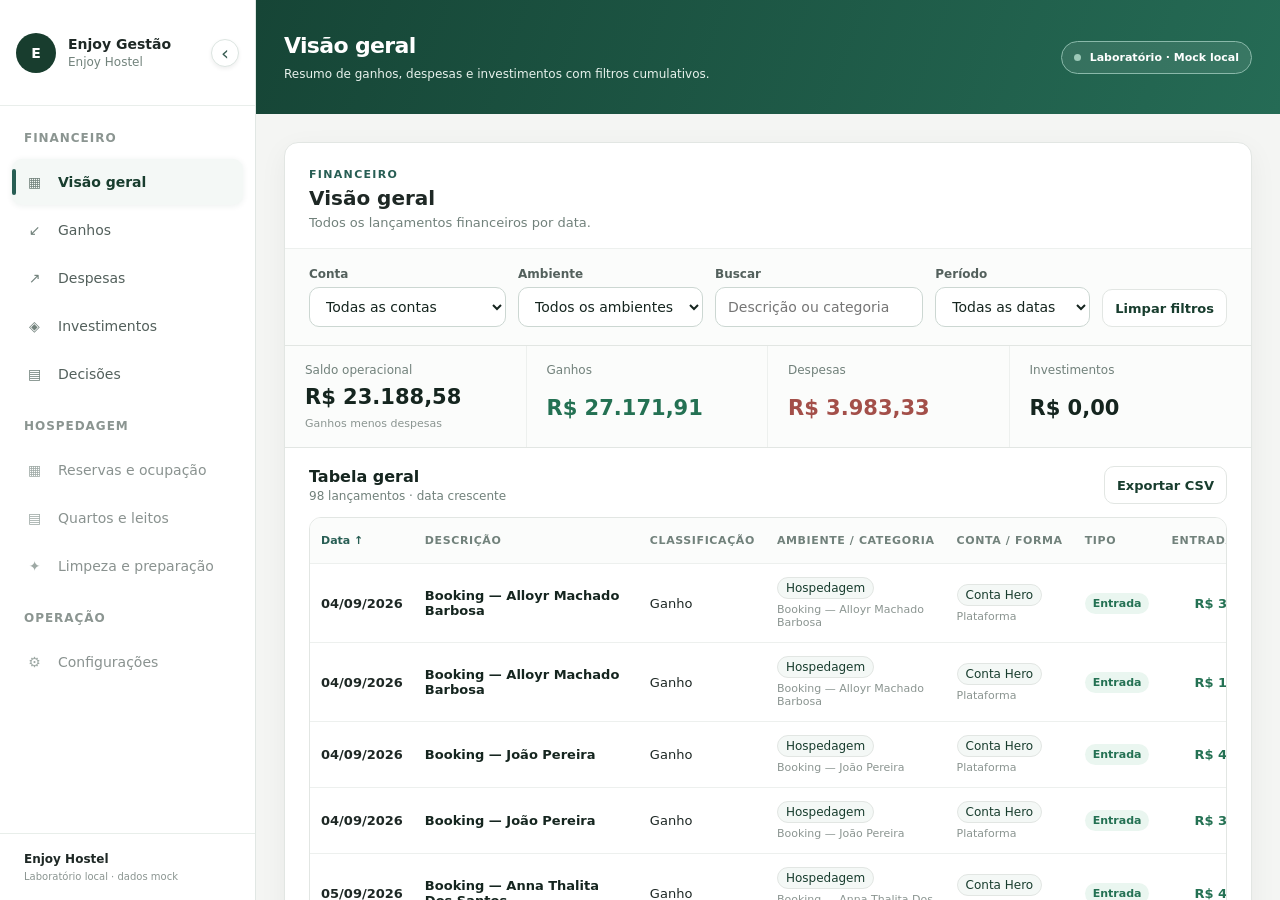
<file: index.html>
<!doctype html>
<html lang="pt-BR">
<head>
  <meta charset="utf-8">
  <meta name="viewport" content="width=device-width, initial-scale=1">
  <title>Enjoy Gestão · Laboratório Financeiro</title>
  <link rel="stylesheet" href="styles/variables.css">
  <link rel="stylesheet" href="styles/shell.css">
  <link rel="stylesheet" href="styles/frame.css">
</head>
<body>
  <aside class="sidebar" id="sidebar">
    <div class="brand"><span class="avatar">E</span><div class="brand-text"><strong>Enjoy Gestão</strong><small>Enjoy Hostel</small></div><button id="collapse" aria-label="Recolher ou expandir menu" title="Recolher ou expandir menu">‹</button></div>
    <div class="nav-scroll"><p class="section-label">Financeiro</p>
      <nav aria-label="Menu financeiro">
        <button class="nav-item active" data-page="overview"><span class="symbol">▦</span><span class="nav-label">Visão geral</span></button>
        <button class="nav-item" data-page="gains"><span class="symbol">↙</span><span class="nav-label">Ganhos</span></button>
        <button class="nav-item" data-page="expenses"><span class="symbol">↗</span><span class="nav-label">Despesas</span></button>
        <button class="nav-item" data-page="investments"><span class="symbol">◈</span><span class="nav-label">Investimentos</span></button>
        <button class="nav-item" data-page="decisions"><span class="symbol">▤</span><span class="nav-label">Decisões</span></button>
      </nav>
      <p class="section-label secondary-heading">Hospedagem</p><div class="inactive"><span>▦</span><span class="nav-label">Reservas e ocupação</span></div><div class="inactive"><span>▤</span><span class="nav-label">Quartos e leitos</span></div><div class="inactive"><span>✦</span><span class="nav-label">Limpeza e preparação</span></div>
      <p class="section-label secondary-heading">Operação</p><div class="inactive"><span>⚙</span><span class="nav-label">Configurações</span></div>
    </div>
    <div class="sidebar-bottom"><strong class="nav-label">Enjoy Hostel</strong><small class="nav-label">Laboratório local · dados mock</small></div>
  </aside>
  <div class="workspace">
    <header class="topbar"><button id="mobile-menu" aria-label="Abrir menu">☰</button><div><h1 id="page-title">Visão geral</h1><p id="page-description">Resumo de ganhos, despesas e investimentos com filtros cumulativos.</p></div><div class="status"><span class="dot"></span> Laboratório · Mock local</div></header>
    <main class="content"><iframe id="module-frame" title="Módulo financeiro" src="modulos/visao-geral/index.html" loading="eager"></iframe></main>
  </div>
  <div class="toast" id="toast" role="status" aria-live="polite"></div>
  <script src="mock/mock.js"></script>
  <script>
  (() => {
    const pages = {
      overview: ['Visão geral', 'Resumo de ganhos, despesas e investimentos com filtros cumulativos.', 'visao-geral'],
      gains: ['Ganhos', 'Consulte as entradas registradas e recebimentos de reservas.', 'ganhos'],
      expenses: ['Despesas', 'Controle custos e despesas na tabela geral.', 'despesas'],
      investments: ['Investimentos', 'Acompanhe investimentos sem misturar com o saldo operacional.', 'investimentos'],
      decisions: ['Decisões', 'Registro das definições dos quatro módulos financeiros.', 'decisoes']
    };
    const frame = document.getElementById('module-frame');
    const sidebar = document.getElementById('sidebar');
    function open(page) {
      if (!pages[page]) page='overview';
      const [title, description, folder] = pages[page];
      document.getElementById('page-title').textContent = title;
      document.getElementById('page-description').textContent = description;
      document.title = title + ' · Enjoy Gestão Financeiro';
      document.querySelectorAll('[data-page]').forEach(b => {
        const active=b.dataset.page===page;
        b.classList.toggle('active',active);
        b.setAttribute('aria-current',active?'page':'false');
      });
      const url = 'modulos/'+folder+'/index.html';
      if (frame.getAttribute('src')!==url) frame.src=url;
      frame.title='Financeiro · '+title;
      sidebar.classList.remove('mobile-open');
      if (location.hash !== '#'+page) history.replaceState(null,'','#'+page);
    }
    document.querySelectorAll('[data-page]').forEach(button => button.addEventListener('click', () => open(button.dataset.page)));
    document.getElementById('collapse').addEventListener('click', () => {
      const collapsed=sidebar.classList.toggle('collapsed');
      document.getElementById('collapse').textContent=collapsed?'›':'‹';
      document.getElementById('collapse').setAttribute('aria-expanded',String(!collapsed));
    });
    document.getElementById('mobile-menu').addEventListener('click',()=>sidebar.classList.toggle('mobile-open'));
    window.addEventListener('hashchange',()=>open(location.hash.slice(1)));
    open(location.hash.slice(1)||'overview');
  })();
  </script>
</body></html>
</file>
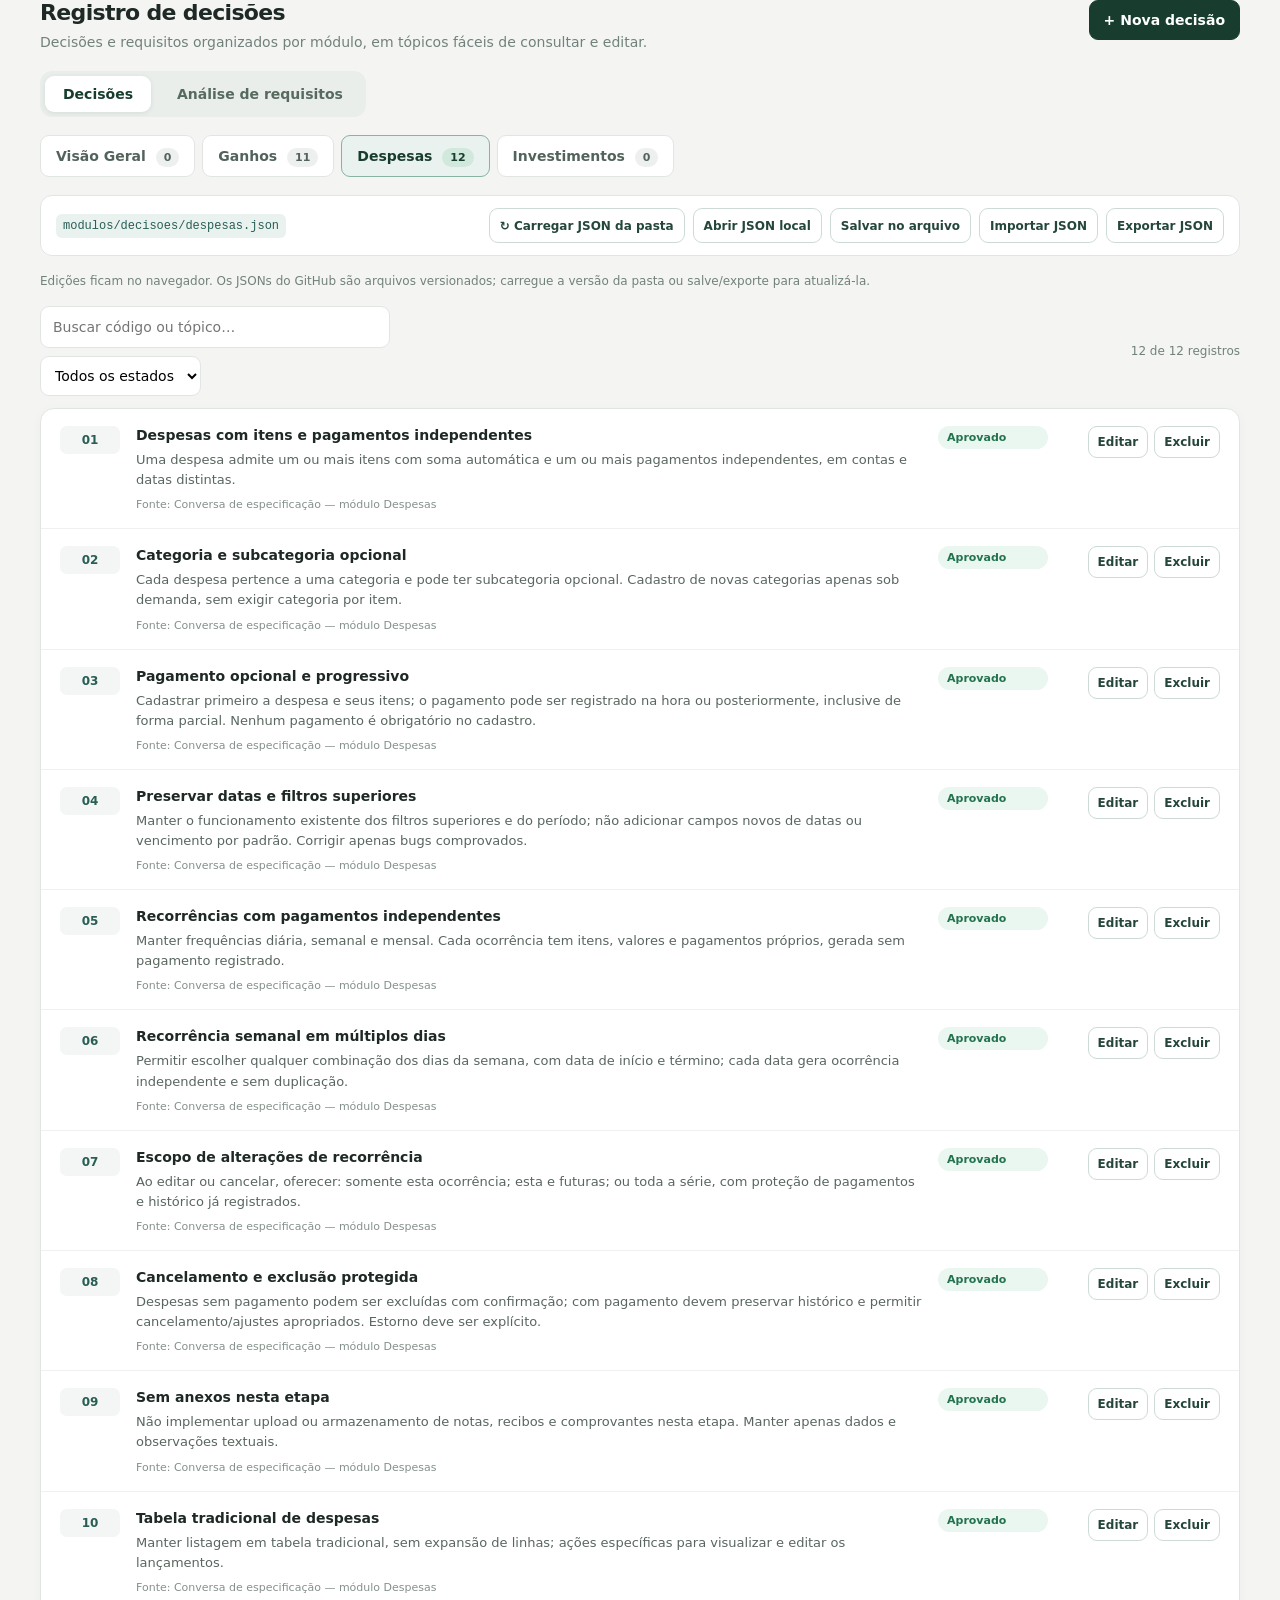
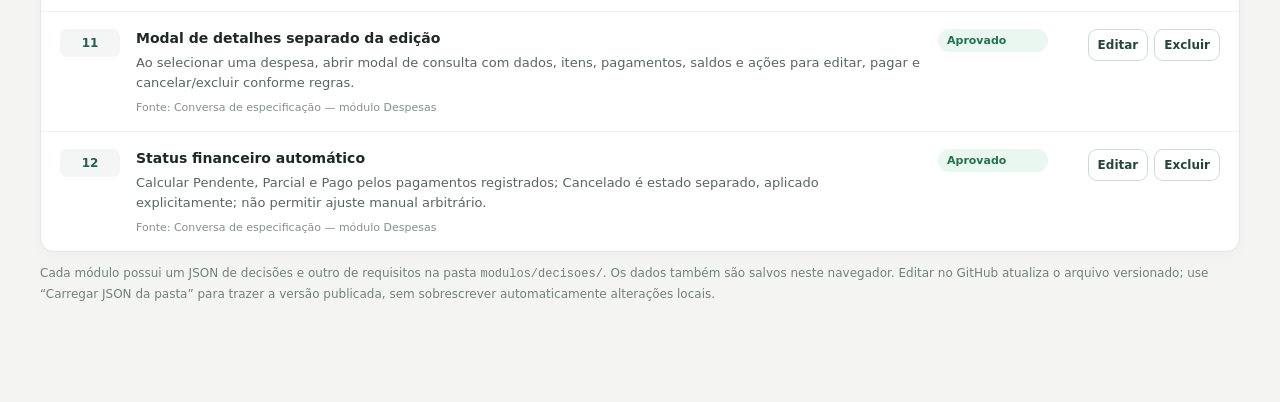
<file: modulos/decisoes/index.html>
<!doctype html>
<html lang="pt-BR"><head><meta charset="utf-8"><meta name="viewport" content="width=device-width,initial-scale=1">
<title>Decisões · Enjoy Financeiro</title>
<style>
:root{--green:#183d2e;--green2:#285e54;--mint:#eaf2ef;--bg:#f4f5f3;--border:#e2e6e3;--text:#1e2825;--muted:#71817b;font-family:Inter,system-ui,-apple-system,sans-serif;color:var(--text)}*{box-sizing:border-box}body{margin:0;background:var(--bg);padding:0 0 55px;font-size:14px}button,input,textarea,select{font:inherit}button{cursor:pointer}button:disabled{opacity:.5;cursor:not-allowed}.wrap{max-width:1200px;margin:auto}.intro{display:flex;align-items:start;justify-content:space-between;gap:16px;margin-bottom:18px;flex-wrap:wrap}.intro h2{margin:0 0 7px;font-size:22px;letter-spacing:-.03em}.intro p{margin:0;color:var(--muted);line-height:1.5}.actions{display:flex;gap:8px;flex-wrap:wrap}.btn{border:1px solid #cedbd5;background:white;border-radius:9px;padding:10px 14px;font-weight:650;min-height:40px;color:#25463b}.btn.primary{background:var(--green);color:white;border-color:var(--green)}.btn:hover{filter:brightness(.97)}.tabs{display:flex;gap:7px;flex-wrap:wrap;margin:18px 0}.tab{background:white;border:1px solid var(--border);color:#52635c;border-radius:9px;padding:12px 15px;font-weight:650}.tab.active{background:var(--mint);color:var(--green);border-color:#88b2a1}.count{font-size:11px;background:#edf0ee;border-radius:99px;padding:3px 8px;margin-left:5px}.tab.active .count{background:#d1e8dd}.toolbar{display:flex;align-items:center;gap:10px;justify-content:space-between;flex-wrap:wrap;margin-bottom:12px}.search{border:1px solid var(--border);border-radius:9px;min-height:42px;padding:8px 12px;width:min(100%,350px);background:white}.sub{font-size:12px;color:var(--muted)}.panel{border:1px solid var(--border);border-radius:14px;background:white;overflow:hidden;box-shadow:0 3px 13px #172b1d08}.row{display:grid;grid-template-columns:60px 1fr 110px 156px;gap:16px;padding:17px 19px;align-items:start;border-bottom:1px solid #eef1ef}.row:last-child{border-bottom:0}.code{border-radius:7px;background:#f3f6f4;color:var(--green2);font-weight:750;padding:7px;text-align:center;font-size:12px}.record h3{font-size:14px;margin:1px 0 7px}.record p{font-size:13px;line-height:1.55;color:#59665f;margin:0}.meta{font-size:11px;color:#85918b;margin-top:8px}.pill{display:inline-block;border-radius:99px;padding:5px 9px;background:#eaf6f0;color:#23734e;font-size:11px;font-weight:800;white-space:nowrap}.pill.proposed{background:#fff2d9;color:#86620b}.pill.unknown{background:#f1f2f3;color:#6d7377}.buttons{display:flex;gap:6px;flex-wrap:wrap;justify-content:end}.small{padding:7px 9px;min-height:32px;font-size:12px}.empty{text-align:center;padding:55px 20px;color:var(--muted)}.empty strong{display:block;font-size:16px;color:var(--text);margin-bottom:8px}dialog{border:0;border-radius:14px;width:min(640px,calc(100vw - 24px));box-shadow:0 28px 80px #0004;padding:0;max-height:92vh}dialog::backdrop{background:#10201885}.modalhead{padding:20px 22px 12px;border-bottom:1px solid var(--border)}.modalhead h3{margin:0;font-size:19px}.modalbody{padding:20px 22px;display:grid;gap:13px;overflow:auto;max-height:67vh}.field{display:grid;gap:6px}.field label{font-size:12px;font-weight:750;color:#4c5e55}.field input,.field textarea,.field select{width:100%;border:1px solid #cbd6d0;border-radius:9px;padding:10px;background:white;color:var(--text)}.field textarea{resize:vertical;min-height:105px}.modalfoot{padding:15px 22px;display:flex;justify-content:flex-end;gap:8px;border-top:1px solid var(--border)}.notice{margin:12px 0;color:var(--muted);font-size:12px;line-height:1.6}.message{min-height:20px;font-size:12px;color:#236e50}.warning{color:#8b5c12}@media(max-width:750px){.row{grid-template-columns:45px 1fr;gap:8px}.row .pill{justify-self:start}.buttons{justify-content:start}.intro h2{font-size:20px}}

.json-tools{display:flex;gap:8px;align-items:center;flex-wrap:wrap;padding:12px 15px;margin:0 0 16px;background:#fff;border:1px solid var(--border);border-radius:12px}.json-tools .path{font:12px ui-monospace,monospace;color:var(--green2);padding:5px 7px;background:var(--mint);border-radius:6px;margin-right:auto}.json-tools .btn{padding:8px 10px;min-height:35px;font-size:12px}.json-hint{font-size:12px;color:var(--muted);margin:0 0 16px;line-height:1.5}.unsaved{font-size:12px;color:#885f10}

.main-modes{display:flex;gap:8px;margin:14px 0 10px;padding:5px;background:#e9eeeb;border-radius:12px;width:max-content;max-width:100%}
.mode{border:0;background:transparent;color:#566a60;border-radius:9px;padding:10px 18px;font-weight:750}.mode.active{background:white;color:#183d2e;box-shadow:0 1px 5px #16332617}
.json-tools{margin-top:10px}.toolbar-left{display:flex;gap:8px;align-items:center;flex-wrap:wrap}.status-filter{border:1px solid var(--border);padding:10px;border-radius:9px;background:white;max-width:190px}
.req-group{border-bottom:1px solid var(--border)}.req-group:last-child{border-bottom:0}.req-group>summary{list-style:none;display:flex;align-items:center;gap:12px;padding:16px 18px;cursor:pointer;font-weight:750;background:#fcfdfc}.req-group>summary::-webkit-details-marker{display:none}.req-group>summary:after{content:"⌄";margin-left:auto;color:#789184}.req-group[open]>summary:after{content:"⌃"}.req-group>summary small{font-size:11px;color:#87978d;font-weight:550}
.req-item{border-top:1px solid #f0f3f0}.req-item>summary{list-style:none;display:flex;align-items:center;gap:12px;padding:12px 19px;cursor:pointer}.req-item>summary::-webkit-details-marker{display:none}.req-item>summary:hover{background:#f8faf8}.req-item>summary .code{flex:0 0 112px;padding:5px 7px}.req-item>summary .req-title{flex:1;line-height:1.45;font-weight:550;font-size:13px}.req-item>summary .pill{flex:0 0 auto}.req-item>summary:after{content:"+";font-size:17px;color:#789184}.req-item[open]>summary:after{content:"−"}.req-detail{padding:4px 20px 16px 143px;color:#56655e;font-size:13px;line-height:1.6}.req-detail p{margin:0 0 8px}.req-detail .buttons{justify-content:flex-start;margin-top:10px}.pill.derived{background:#e8f0ff;color:#3b61a4}.pill.unknown{background:#f1f2f3;color:#686d72}.pill.proposed{background:#fff2d9;color:#886418}
@media(max-width:750px){.req-detail{padding-left:18px}.req-item>summary{gap:7px;padding:12px}.req-item>summary .code{flex-basis:86px}.req-item>summary .pill{font-size:10px;padding:4px 6px}}
</style></head><body><div class="wrap">
<header class="intro"><div><h2>Registro de decisões</h2><p>Decisões e requisitos organizados por módulo, em tópicos fáceis de consultar e editar.</p></div><div class="actions"><button class="btn primary" id="newBtn">+ Nova decisão</button></div></header>
<nav class="main-modes" aria-label="Tipo de registro"><button class="mode active" id="modeDecisions" type="button">Decisões</button><button class="mode" id="modeRequirements" type="button">Análise de requisitos</button></nav>
<nav class="tabs" id="tabs" aria-label="Módulos financeiros"></nav>
<div class="json-tools"><span class="path" id="jsonPath">modulos/decisoes/despesas.json</span><button class="btn" id="loadFolderBtn">↻ Carregar JSON da pasta</button><button class="btn" id="openFileBtn">Abrir JSON local</button><button class="btn" id="saveFileBtn">Salvar no arquivo</button><button class="btn" id="importBtn">Importar JSON</button><button class="btn" id="exportBtn">Exportar JSON</button></div>
<p class="json-hint" id="jsonHint">Cada aba possui seu próprio JSON versionável na pasta. Alterações são guardadas neste navegador até você salvar no arquivo ou exportar.</p>
<div class="toolbar"><div class="toolbar-left"><input class="search" id="search" type="search" placeholder="Buscar código ou tópico…" aria-label="Buscar registros"><select id="statusFilter" class="status-filter" aria-label="Filtrar por estado"><option value="">Todos os estados</option><option value="DECIDED">Aprovado</option><option value="DERIVED">Derivado</option><option value="PROPOSED">Proposto</option><option value="UNKNOWN">Em aberto</option><option value="SUPERSEDED">Substituído</option></select></div><span class="sub" id="summary"></span></div>
<section class="panel" id="records" aria-live="polite"></section>
<p class="notice">Cada módulo possui um JSON de decisões e outro de requisitos na pasta <code>modulos/decisoes/</code>. Os dados também são salvos neste navegador. Editar no GitHub atualiza o arquivo versionado; use “Carregar JSON da pasta” para trazer a versão publicada, sem sobrescrever automaticamente alterações locais.</p>
<p class="message" id="message" role="status"></p>
<input id="fileInput" type="file" accept=".json,application/json" hidden>
<dialog id="editor"><form id="editorForm"><div class="modalhead"><h3 id="editorTitle">Nova decisão</h3></div><div class="modalbody">
<div class="field"><label for="module">Módulo</label><select id="module" required></select></div>
<div class="field"><label for="code">Código / número</label><input id="code" maxlength="32" placeholder="Ex.: 13" required></div>
<div class="field"><label for="title">Título</label><input id="title" maxlength="200" required></div>
<div class="field"><label for="description">Regra / conteúdo</label><textarea id="description" required></textarea></div>
<div class="field"><label for="status">Estado</label><select id="status"><option value="DECIDED">Aprovado</option><option value="DERIVED">Derivado (a validar)</option><option value="PROPOSED">Proposto</option><option value="UNKNOWN">Em aberto</option><option value="SUPERSEDED">Substituído</option></select></div>
<div class="field"><label for="source">Fonte / evidência</label><input id="source" placeholder="Ex.: decisão em conversa de especificação"></div></div>
<div class="modalfoot"><button class="btn" type="button" id="cancelEdit">Cancelar</button><button class="btn primary" type="submit">Salvar decisão</button></div></form></dialog>
<script>

'use strict';
const SEED={"schemaVersion":1,"app":"enjoy-financeiro-decisoes","exportedAt":null,"modules":{"visao-geral":[],"ganhos":[],"despesas":[{"id":"despesas-01","code":"01","title":"Despesas com itens e pagamentos independentes","description":"Uma despesa admite um ou mais itens com soma automática e um ou mais pagamentos independentes, em contas e datas distintas.","status":"DECIDED","source":"Conversa de especificação — módulo Despesas","updatedAt":null},{"id":"despesas-02","code":"02","title":"Categoria e subcategoria opcional","description":"Cada despesa pertence a uma categoria e pode ter subcategoria opcional. Cadastro de novas categorias apenas sob demanda, sem exigir categoria por item.","status":"DECIDED","source":"Conversa de especificação — módulo Despesas","updatedAt":null},{"id":"despesas-03","code":"03","title":"Pagamento opcional e progressivo","description":"Cadastrar primeiro a despesa e seus itens; o pagamento pode ser registrado na hora ou posteriormente, inclusive de forma parcial. Nenhum pagamento é obrigatório no cadastro.","status":"DECIDED","source":"Conversa de especificação — módulo Despesas","updatedAt":null},{"id":"despesas-04","code":"04","title":"Preservar datas e filtros superiores","description":"Manter o funcionamento existente dos filtros superiores e do período; não adicionar campos novos de datas ou vencimento por padrão. Corrigir apenas bugs comprovados.","status":"DECIDED","source":"Conversa de especificação — módulo Despesas","updatedAt":null},{"id":"despesas-05","code":"05","title":"Recorrências com pagamentos independentes","description":"Manter frequências diária, semanal e mensal. Cada ocorrência tem itens, valores e pagamentos próprios, gerada sem pagamento registrado.","status":"DECIDED","source":"Conversa de especificação — módulo Despesas","updatedAt":null},{"id":"despesas-06","code":"06","title":"Recorrência semanal em múltiplos dias","description":"Permitir escolher qualquer combinação dos dias da semana, com data de início e término; cada data gera ocorrência independente e sem duplicação.","status":"DECIDED","source":"Conversa de especificação — módulo Despesas","updatedAt":null},{"id":"despesas-07","code":"07","title":"Escopo de alterações de recorrência","description":"Ao editar ou cancelar, oferecer: somente esta ocorrência; esta e futuras; ou toda a série, com proteção de pagamentos e histórico já registrados.","status":"DECIDED","source":"Conversa de especificação — módulo Despesas","updatedAt":null},{"id":"despesas-08","code":"08","title":"Cancelamento e exclusão protegida","description":"Despesas sem pagamento podem ser excluídas com confirmação; com pagamento devem preservar histórico e permitir cancelamento/ajustes apropriados. Estorno deve ser explícito.","status":"DECIDED","source":"Conversa de especificação — módulo Despesas","updatedAt":null},{"id":"despesas-09","code":"09","title":"Sem anexos nesta etapa","description":"Não implementar upload ou armazenamento de notas, recibos e comprovantes nesta etapa. Manter apenas dados e observações textuais.","status":"DECIDED","source":"Conversa de especificação — módulo Despesas","updatedAt":null},{"id":"despesas-10","code":"10","title":"Tabela tradicional de despesas","description":"Manter listagem em tabela tradicional, sem expansão de linhas; ações específicas para visualizar e editar os lançamentos.","status":"DECIDED","source":"Conversa de especificação — módulo Despesas","updatedAt":null},{"id":"despesas-11","code":"11","title":"Modal de detalhes separado da edição","description":"Ao selecionar uma despesa, abrir modal de consulta com dados, itens, pagamentos, saldos e ações para editar, pagar e cancelar/excluir conforme regras.","status":"DECIDED","source":"Conversa de especificação — módulo Despesas","updatedAt":null},{"id":"despesas-12","code":"12","title":"Status financeiro automático","description":"Calcular Pendente, Parcial e Pago pelos pagamentos registrados; Cancelado é estado separado, aplicado explicitamente; não permitir ajuste manual arbitrário.","status":"DECIDED","source":"Conversa de especificação — módulo Despesas","updatedAt":null}],"investimentos":[]}};
const STORE='enjoy.financeiro.registros.v3';
const OLD_STORE='enjoy.financeiro.decisoes.v2';
const OLD_STORE_V1='enjoy.financeiro.decisoes.v1';
const MODULES=['visao-geral','ganhos','despesas','investimentos'];
const NAMES={'visao-geral':'Visão Geral',ganhos:'Ganhos',despesas:'Despesas',investimentos:'Investimentos'};
const KINDS={decisions:'Decisões',requirements:'Análise de requisitos'};
const GROUP_NAMES={RF:'Requisitos funcionais',RN:'Regras de negócio',RD:'Dados e rastreabilidade',RI:'Integrações',RNF:'Não funcionais',CA:'Critérios de aceite',PD:'Pontos em aberto',OUTROS:'Outros requisitos'};
const $=id=>document.getElementById(id),clone=x=>JSON.parse(JSON.stringify(x)),clean=x=>String(x??'').trim();
let kind='decisions',active='despesas',editing=null;
const keys=()=>kind==='decisions'?active+'.json':'requisitos-'+active+'.json';
function empty(){return Object.fromEntries(MODULES.map(m=>[m,[]]))}
const data={decisions:empty(),requirements:empty()};
const hasLocal={decisions:Object.fromEntries(MODULES.map(m=>[m,false])),requirements:Object.fromEntries(MODULES.map(m=>[m,false]))};
function validate(list,module,type){
 if(!Array.isArray(list)||list.length>5000)throw Error('Lista JSON inválida');
 const ids=new Set();
 return list.map((r,i)=>{
  if(!r||typeof r!=='object'||!clean(r.id)||!clean(r.code)||!clean(r.title)||typeof r.description!=='string')throw Error('Registro incompleto: '+(i+1));
  if(ids.has(r.id))throw Error('ID duplicado: '+r.id);ids.add(r.id);
  if(r.title.length>500||r.description.length>30000)throw Error('Registro excede limite de tamanho');
  if(!['DECIDED','DERIVED','PROPOSED','UNKNOWN','SUPERSEDED'].includes(r.status))throw Error('Estado inválido: '+r.id);
  return {id:r.id,code:r.code,title:r.title,description:r.description,status:r.status,source:clean(r.source).slice(0,2000),updatedAt:r.updatedAt||null,...(type==='requirements'?{section:clean(r.section)||'OUTROS',sourceStatus:clean(r.sourceStatus)}:{})};
 })
}
function readJson(obj,module,type){
 if(!obj||obj.schemaVersion!==1||obj.app!=='enjoy-financeiro-decisoes')throw Error('JSON incompatível');
 if(obj.module && obj.module!==module)throw Error('Arquivo pertence a '+obj.module);
 if(obj.kind && obj.kind!==type)throw Error('Arquivo pertence a outro tipo de registro');
 const list=obj.decisions??obj.modules?.[module];
 return validate(list,module,type);
}
function initialize(){
 for(const m of MODULES)data.decisions[m]=clone(SEED.modules[m]||[]);
 try{
  const old=JSON.parse(localStorage.getItem(OLD_STORE)||'null');
  if(old)for(const m of MODULES)if(Array.isArray(old[m])){data.decisions[m]=validate(old[m],m,'decisions');hasLocal.decisions[m]=true}
  const oldv1=JSON.parse(localStorage.getItem(OLD_STORE_V1)||'null');
  if(!old && oldv1?.modules)for(const m of MODULES)if(Array.isArray(oldv1.modules[m])){data.decisions[m]=validate(oldv1.modules[m],m,'decisions');hasLocal.decisions[m]=true}
  const saved=JSON.parse(localStorage.getItem(STORE)||'null');
  if(saved)for(const t of Object.keys(KINDS))for(const m of MODULES)if(Array.isArray(saved[t]?.[m])){data[t][m]=validate(saved[t][m],m,t);hasLocal[t][m]=true}
 }catch(e){console.warn('Estado local não pôde ser restaurado',e)}
}
function persist(){
 try{localStorage.setItem(STORE,JSON.stringify(data));return true}
 catch(e){notify('Armazenamento local indisponível. Exporte o JSON.',true);return false}
}
function notify(msg,warn=false){$('message').textContent=msg;$('message').className='message'+(warn?' warning':'')}
function el(tag,cls,txt){const x=document.createElement(tag);if(cls)x.className=cls;if(txt!==undefined)x.textContent=txt;return x}
function label(s){return {DECIDED:'Aprovado',DERIVED:'Derivado',PROPOSED:'Proposto',UNKNOWN:'Em aberto',SUPERSEDED:'Substituído'}[s]||s}
function badge(s){return el('span','pill '+(s==='DERIVED'?'derived':s==='PROPOSED'?'proposed':s==='DECIDED'?'':'unknown'),label(s))}
function actions(r){const a=el('div','buttons'),edit=el('button','btn small','Editar'),del=el('button','btn small','Excluir');edit.onclick=()=>openEditor(r);
 del.onclick=()=>{if(!confirm('Excluir este registro deste navegador? A versão no GitHub não será alterada até salvar o JSON.'))return;data[kind][active]=data[kind][active].filter(x=>x.id!==r.id);hasLocal[kind][active]=true;persist();render();notify('Excluído localmente. Exporte ou salve o JSON para atualizar o documento.')};a.append(edit,del);return a}
function render(){
 $('modeDecisions').classList.toggle('active',kind==='decisions');
 $('modeRequirements').classList.toggle('active',kind==='requirements');
 $('newBtn').textContent=kind==='decisions'?'+ Nova decisão':'+ Novo requisito';
 $('jsonPath').textContent='modulos/decisoes/'+keys();
 $('jsonHint').textContent='Edições ficam no navegador. Os JSONs do GitHub são arquivos versionados; carregue a versão da pasta ou salve/exporte para atualizá-la.';
 const tabs=$('tabs');tabs.replaceChildren();
 for(const m of MODULES){const btn=el('button','tab'+(m===active?' active':''));btn.type='button';btn.append(document.createTextNode(NAMES[m]+' '),el('span','count',String(data[kind][m].length)));btn.onclick=()=>{active=m;render()};tabs.append(btn)}
 const q=clean($('search').value).toLocaleLowerCase('pt-BR'),state=$('statusFilter').value;
 const list=data[kind][active].filter(r=>(!state||r.status===state)&&[r.code,r.title,r.description,r.source].some(x=>clean(x).toLocaleLowerCase('pt-BR').includes(q)));
 $('summary').textContent=list.length+' de '+data[kind][active].length+' registros';
 const host=$('records');host.replaceChildren();
 if(!list.length){const box=el('div','empty');box.append(el('strong','',q||state?'Nenhum resultado':'Nenhum registro neste módulo'),el('span','',q||state?'Ajuste os filtros.':'Use Novo ou Carregar JSON da pasta.'));host.append(box);return}
 if(kind==='requirements'){
  const groups=new Map();for(const r of list){const group=GROUP_NAMES[r.section]?r.section:'OUTROS';if(!groups.has(group))groups.set(group,[]);groups.get(group).push(r)}
  for(const [group,items] of groups){
   const outer=el('details','req-group');outer.open=(group==='RF'||!!q||!!state);
   const top=el('summary');top.append(el('span','',GROUP_NAMES[group]),el('small','',String(items.length)));outer.append(top);
   for(const r of items){
    const item=el('details','req-item');const head=el('summary');head.append(el('span','code',r.code),el('span','req-title',r.title),badge(r.status));item.append(head);
    const detail=el('div','req-detail');detail.append(el('p','',r.description));
    if(r.sourceStatus)detail.append(el('div','meta','Estado na origem: '+r.sourceStatus));
    if(r.source)detail.append(el('div','meta','Fonte: '+r.source));
    detail.append(actions(r));item.append(detail);outer.append(item)
   }host.append(outer)
  }
 }else{
  for(const r of list){const row=el('article','row');row.append(el('div','code',r.code));const content=el('div','record');
   content.append(el('h3','',r.title),el('p','',r.description));
   if(r.source)content.append(el('div','meta','Fonte: '+r.source));row.append(content,badge(r.status),actions(r));host.append(row)
  }
 }
}
function findEntry(id){for(const m of MODULES){const x=data[kind][m].find(r=>r.id===id);if(x)return {module:m,record:x}}return null}
function openEditor(r){
 editing=r?.id||null;$('editorTitle').textContent=r?'Editar '+(kind==='decisions'?'decisão':'requisito'):'Novo '+(kind==='decisions'?'registro de decisão':'requisito');
 $('module').value=r?findEntry(r.id)?.module||active:active;
 $('code').value=r?.code??(kind==='requirements'?'RF-'+active.toUpperCase().slice(0,3)+'-':String(data[kind][active].length+1).padStart(2,'0'));
 $('title').value=r?.title??'';$('description').value=r?.description??'';$('status').value=r?.status??'PROPOSED';$('source').value=r?.source??'';$('editor').showModal()
}
$('editorForm').addEventListener('submit',e=>{
 e.preventDefault();const module=$('module').value,code=clean($('code').value),title=clean($('title').value),description=clean($('description').value);
 if(!MODULES.includes(module)||!code||!title||!description){notify('Preencha código, título e conteúdo.',true);return}
 const previous=editing?findEntry(editing):null,id=editing||module+'-'+kind+'-'+Date.now();
 const before=previous?.record;
 const section=kind==='requirements'?(code.match(/^([A-Z]+)-/)||[])[1]||'OUTROS':'';
 const record={id,code,title,description,status:$('status').value,source:clean($('source').value),updatedAt:new Date().toISOString()};
 if(kind==='requirements'){record.section=section;record.sourceStatus=before&&before.status===record.status?before.sourceStatus||'':'Alterado no editor local'}
 if(previous){data[kind][previous.module]=data[kind][previous.module].filter(r=>r.id!==id);hasLocal[kind][previous.module]=true}
 data[kind][module].push(record);hasLocal[kind][module]=true;active=module;persist();$('editor').close();render();notify('Salvo no navegador. Exporte ou salve o JSON para refletir no arquivo.')
});
function payload(){return {schemaVersion:1,app:'enjoy-financeiro-decisoes',module:active,kind,decisions:clone(data[kind][active])}}
function download(){const blob=new Blob([JSON.stringify(payload(),null,2)+'\n'],{type:'application/json'}),url=URL.createObjectURL(blob),a=document.createElement('a');a.href=url;a.download=keys();a.click();setTimeout(()=>URL.revokeObjectURL(url),1000);notify('JSON exportado: '+keys())}
async function loadFile(file,merge){
 if(file.size>5000000)throw Error('Arquivo maior que 5 MB');
 const incoming=readJson(JSON.parse(await file.text()),active,kind);
 if(!confirm((merge?'Mesclar ':'Substituir pelos ')+incoming.length+' registros de '+keys()+'?'))return;
 if(merge){const map=new Map(data[kind][active].map(x=>[x.id,x]));for(const r of incoming)map.set(r.id,r);data[kind][active]=[...map.values()]}
 else data[kind][active]=incoming;
 hasLocal[kind][active]=true;persist();render();notify('JSON carregado: '+keys())
}
async function fetchFolder(t,m,force=false){
 if(location.protocol==='file:'){if(force)notify('Em arquivo local, use “Abrir JSON local”.',true);return}
 const path=t==='decisions'?m+'.json':'requisitos-'+m+'.json';
 if(!force&&hasLocal[t][m])return;
 try{
  const r=await fetch(path,{cache:'no-store'});if(!r.ok)throw Error('HTTP '+r.status);
  const list=readJson(await r.json(),m,t);
  if(force&&!confirm('Substituir os registros locais de '+NAMES[m]+' pela versão da pasta?'))return;
  if(!force&&hasLocal[t][m])return;
  data[t][m]=list;
  if(force){hasLocal[t][m]=true;persist()}
  render();if(force)notify('Versão da pasta carregada: '+path)
 }catch(e){if(force)notify('Não foi possível carregar o JSON: '+e.message,true)}
}
$('loadFolderBtn').onclick=()=>fetchFolder(kind,active,true);
$('openFileBtn').onclick=()=>{$('fileInput').dataset.intent='replace';$('fileInput').click()};
$('importBtn').onclick=()=>{$('fileInput').dataset.intent='merge';$('fileInput').click()};
$('fileInput').onchange=async e=>{const f=e.target.files?.[0],merge=e.target.dataset.intent==='merge';e.target.value='';if(!f)return;try{await loadFile(f,merge)}catch(err){notify('Falha: '+err.message,true)}};
$('saveFileBtn').onclick=async()=>{
 if(typeof window.showSaveFilePicker!=='function'){download();notify('Download gerado. Substitua manualmente o JSON na pasta ou no GitHub.');return}
 try{const handle=await window.showSaveFilePicker({suggestedName:keys(),types:[{description:'JSON',accept:{'application/json':['.json']}}]});const stream=await handle.createWritable();await stream.write(JSON.stringify(payload(),null,2)+'\n');await stream.close();notify('JSON salvo localmente. Para atualizar o GitHub, faça commit do arquivo.')}
 catch(e){if(e.name!=='AbortError')notify('Falha ao salvar: '+e.message,true)}
};
$('exportBtn').onclick=download;
$('modeDecisions').onclick=()=>{kind='decisions';$('search').value='';$('statusFilter').value='';render()};
$('modeRequirements').onclick=()=>{kind='requirements';$('search').value='';$('statusFilter').value='';render()};
$('newBtn').onclick=()=>openEditor(null);$('cancelEdit').onclick=()=>$('editor').close();$('search').oninput=render;$('statusFilter').onchange=render;
for(const m of MODULES){const o=document.createElement('option');o.value=m;o.textContent=NAMES[m];$('module').append(o)}
initialize();render();
for(const t of Object.keys(KINDS))for(const m of MODULES)fetchFolder(t,m,false);

</script></div></body></html>
</file>
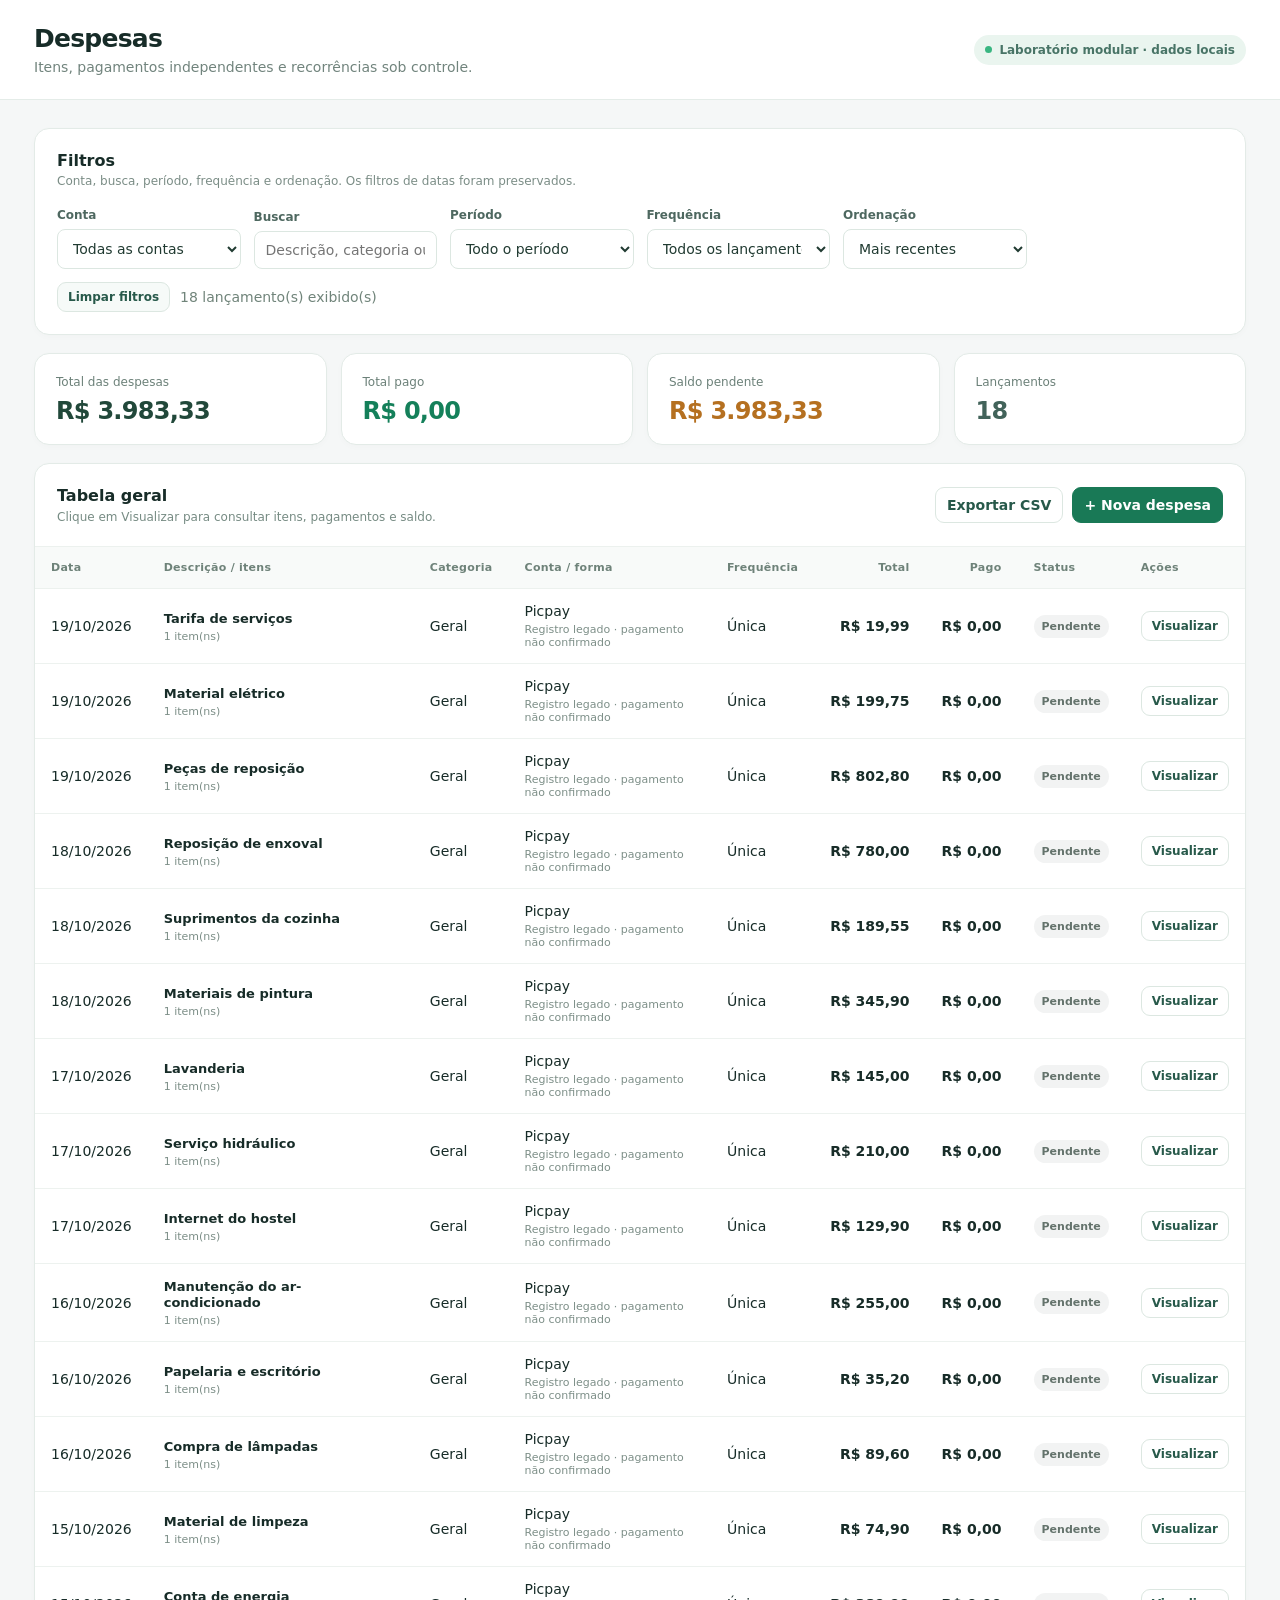
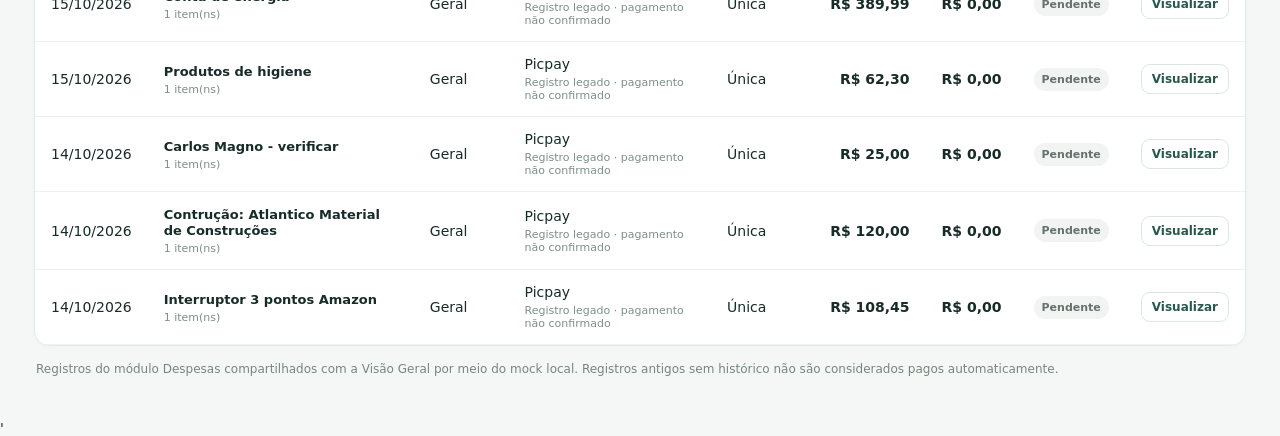
<file: modulos/despesas/index.html>
<!DOCTYPE html>
<html lang="pt-BR"><head><meta charset="utf-8"/><meta content="width=device-width,initial-scale=1" name="viewport"/><title>Despesas · Enjoy Gestão V3</title><style>
.app{display:block!important;min-height:100vh}aside{display:none!important}.main{width:100%;min-width:0}.content{max-width:1480px;margin:auto}.topbar{padding:18px 30px}.footnote{color:#71847d}

:root{font-family:Inter,ui-sans-serif,system-ui,-apple-system,'Segoe UI',sans-serif;color:#172c28;background:#f5f7f7;font-size:14px}*{box-sizing:border-box}body{margin:0}button,input,select,textarea{font:inherit}button{cursor:pointer}button:disabled{opacity:.5;cursor:not-allowed}.app{min-height:100vh;display:grid;grid-template-columns:225px minmax(0,1fr)}aside{background:#123c35;color:#d7e9e3;padding:26px 14px;display:flex;flex-direction:column;gap:27px}.brand{display:flex;gap:12px;align-items:center;padding:0 10px}.logo{background:#d0efe0;color:#1d634e;width:39px;height:39px;display:grid;place-items:center;font-weight:900;font-size:23px;border-radius:12px}.brand strong{font-size:17px;color:white}.brand small{display:block;font-size:11px;color:#abccbf;margin-top:3px}aside .section{color:#7eaca0;font-size:10px;font-weight:800;letter-spacing:.14em;padding:0 14px}.nav{padding:12px 15px;border-radius:9px;color:#b9d5cc;display:flex;gap:12px;align-items:center;margin-top:4px;font-weight:600}.nav.active{background:#235f50;color:white}.nav:not(.active){opacity:.67}.sidebar-bottom{margin-top:auto;border-top:1px solid #376a5a;padding:16px 12px;font-size:11px;line-height:1.7;color:#a8caba}.main{min-width:0}.topbar{background:white;border-bottom:1px solid #e4ece8;padding:24px 34px;display:flex;justify-content:space-between;gap:14px;align-items:center}.topbar h1{margin:0;font-size:25px;letter-spacing:-.03em}.topbar p{color:#71847d;margin:6px 0 0}.tag{display:inline-flex;align-items:center;gap:7px;color:#487466;background:#eaf5ef;border-radius:30px;padding:8px 11px;font-size:12px;font-weight:650}.dot{width:7px;height:7px;background:#39b681;border-radius:50%}.content{max-width:1480px;margin:auto;padding:28px 34px}.card{background:#fff;border:1px solid #e3ebe7;border-radius:15px;box-shadow:0 2px 7px #183c2e05}.filters{padding:22px}.filters h2,.tabletop h2{margin:0;font-size:16px}.filters p{margin:4px 0 20px;color:#7b8d86;font-size:12px}.filtergrid{display:grid;grid-template-columns:repeat(6,minmax(135px,1fr));gap:13px;align-items:end}.field{display:flex;flex-direction:column;gap:7px;min-width:0}.field label,.label{font-size:12px;font-weight:720;color:#4e6860}input,select,textarea{background:white;border:1px solid #dce7e1;border-radius:8px;color:#213b32;padding:10px 11px;width:100%;min-width:0;outline:none}input:focus,select:focus,textarea:focus{border-color:#25996d;box-shadow:0 0 0 3px #27ae7920}textarea{resize:vertical;min-height:65px}.filterfooter{display:flex;align-items:center;gap:10px;flex-wrap:wrap;margin-top:13px}.btn{border:1px solid #dce7e1;border-radius:9px;padding:10px 14px;background:white;color:#27594a;font-weight:700;white-space:nowrap}.btn.primary{background:#197956;border-color:#197956;color:white}.btn.primary:hover{background:#126545}.btn.ghost{background:#f6faf8}.btn.danger{color:#b94646}.btn.small{padding:7px 10px;font-size:12px}.btn:hover:not(:disabled){filter:brightness(.97)}.metrics{display:grid;grid-template-columns:repeat(4,minmax(0,1fr));gap:14px;margin:18px 0}.metric{padding:19px 21px}.metric span{font-size:12px;color:#6c8179}.metric strong{display:block;font-size:24px;letter-spacing:-.03em;margin-top:8px}.metric:nth-child(1) strong{color:#21483a}.metric:nth-child(2) strong{color:#14805a}.metric:nth-child(3) strong{color:#b57020}.metric:nth-child(4) strong{color:#42635a}.tablebox{overflow:hidden}.tabletop{display:flex;justify-content:space-between;align-items:center;gap:12px;padding:22px}.tabletop p{margin:5px 0 0;font-size:12px;color:#768b83}.actions{display:flex;gap:9px;flex-wrap:wrap}table{border-collapse:collapse;width:100%;min-width:900px}th{background:#f8faf9;color:#6e8279;font-size:11px;letter-spacing:.025em;font-weight:750;text-align:left;padding:14px 16px;border-top:1px solid #ecf1ee;border-bottom:1px solid #ecf1ee}td{padding:14px 16px;border-bottom:1px solid #edf2ef;vertical-align:middle}td strong{font-size:13px}td small{display:block;color:#7d8f88;font-size:11px;margin-top:4px}tbody tr:hover{background:#fafcfb}.tableoverflow{overflow:auto}.money{text-align:right;white-space:nowrap;font-weight:750}.badge{padding:5px 8px;border-radius:99px;font-size:11px;font-weight:750;white-space:nowrap;display:inline-block}.badge.paid{background:#e0f5e9;color:#16804f}.badge.partial{background:#fff3d7;color:#996311}.badge.pending{background:#f2f3f3;color:#64736c}.muted{color:#70847a}.rowbuttons{display:flex;gap:6px}.empty{text-align:center;padding:36px!important;color:#6f877d}.footnote{font-size:12px;color:#74877e;margin:16px 2px}.overlay{position:fixed;inset:0;background:#0d2019a8;display:flex;align-items:center;justify-content:center;padding:18px;z-index:20}.overlay[hidden]{display:none}.modal{background:#fff;border-radius:17px;max-width:740px;width:100%;max-height:min(94vh,1000px);overflow:auto;box-shadow:0 30px 80px #0003}.modalheader{position:sticky;top:0;background:#fff;z-index:2;border-bottom:1px solid #e7eee9;display:flex;justify-content:space-between;padding:20px 25px}.modalheader h2{margin:0;font-size:20px}.modalheader p{font-size:12px;color:#6f847a;margin:5px 0 0}.modalbody{padding:24px 25px}.modalfooter{position:sticky;bottom:0;background:#fff;border-top:1px solid #e8efeb;padding:16px 25px;display:flex;justify-content:space-between;align-items:center;gap:12px}.formgrid{display:grid;grid-template-columns:1fr 1fr;gap:16px}.full{grid-column:1/-1}.sectiontitle{font-size:14px;margin:22px 0 12px;border-top:1px solid #e7efeb;padding-top:19px;display:flex;align-items:center;justify-content:space-between}.itemrow,.payrow{display:grid;grid-template-columns:minmax(0,1.8fr) minmax(0,.85fr) auto;align-items:end;gap:8px;margin-bottom:10px}.payrow{grid-template-columns:repeat(2,minmax(0,1fr)) repeat(2,minmax(0,1fr)) auto}.payrow label{font-size:11px}.totalstrip{background:#eff8f3;border:1px solid #d8ede0;border-radius:10px;padding:15px;display:flex;justify-content:space-between;align-items:center;font-weight:760;margin-top:14px}.totalstrip strong{font-size:21px;color:#126b47}.notice{font-size:12px;color:#637e71;background:#f5f8f6;padding:13px;border-radius:8px;margin-top:10px}.hidden{display:none!important}.checkboxline{display:flex;gap:9px;align-items:center}.checkboxline input{width:auto}.error{color:#b53737;font-weight:650;font-size:12px;min-height:16px}.totalline{display:flex;justify-content:space-between;margin:9px 0;font-size:13px}.morebtn{border:0;color:#147551;background:none;padding:5px 0;font-weight:700}.notehead{font-size:11px;font-weight:700;color:#8a6a23;background:#fff5dc;padding:9px 12px;border-radius:7px}.responsivehint{display:none}.pill{font-size:10px;background:#e8f1ed;padding:4px 7px;border-radius:5px;color:#50766a}.toast{position:fixed;bottom:24px;right:24px;padding:12px 18px;background:#163b32;color:white;box-shadow:0 10px 28px #0002;border-radius:10px;z-index:30;display:none}.toast.show{display:block}@media(max-width:1150px){.filtergrid{grid-template-columns:repeat(3,minmax(0,1fr))}.metrics{grid-template-columns:repeat(2,1fr)}}@media(max-width:730px){.app{grid-template-columns:1fr}aside{display:none}.topbar{padding:19px}.content{padding:17px}.filtergrid{grid-template-columns:repeat(2,minmax(0,1fr))}.metrics{gap:9px}.metric{padding:14px}.metric strong{font-size:20px}.tabletop{align-items:flex-start;flex-direction:column}.modalbody{padding:18px}.modalheader,.modalfooter{padding:16px}.payrow{grid-template-columns:repeat(2,minmax(0,1fr))}.payrow button{grid-column:2;justify-self:end}.responsivehint{display:block}.formgrid{gap:12px}}

.scopeoptions{display:grid;gap:12px}.scopeoptions label{display:flex;gap:9px;align-items:center;padding:12px;border:1px solid #dce7e1;border-radius:9px;cursor:pointer}.scopeoptions input{width:auto;accent-color:#197956}.recurrence{padding:10px 14px 16px;background:#f8fbf9;border:1px solid #e1ece5;border-radius:10px}.weekdaylist{display:flex;flex-wrap:wrap;gap:8px}.weekdaylist label{border:1px solid #d5e5db;border-radius:8px;padding:9px 11px;display:flex;gap:6px;align-items:center;background:#fff;font-weight:650}.weekdaylist input{width:auto;accent-color:#177a52}.detailgrid{display:grid;grid-template-columns:repeat(3,1fr);gap:10px}.detailmetric{background:#f6faf8;border-radius:9px;padding:13px}.detailmetric small{display:block;color:#687e72;margin-bottom:7px}.detailmetric strong{font-size:19px}.detailsection{margin-top:20px}.detailsection h3{font-size:13px;margin:0 0 9px}.detailrow{display:flex;justify-content:space-between;gap:16px;padding:10px 0;border-bottom:1px solid #e9eeeb}.detailrow small{color:#788b81;display:block;margin-top:3px}.badgetop{margin:0 0 12px}.badge.cancelled{background:#fceaea;color:#9e3737}.btn.warn{color:#996011}.badge.single{background:#edf4f3;color:#546e67}.mutedprint{font-size:12px;color:#6d8177}.actions .btn{padding:9px 11px}@media(max-width:550px){.detailgrid{grid-template-columns:repeat(2,1fr)}.weekdaylist label{font-size:12px;padding:7px}}
</style></head><body><div class="app"><aside><div class="brand"><div class="logo">E</div><div><strong>Enjoy Gestão</strong><small>Enjoy Hostel</small></div></div><div><div class="section">FINANCEIRO</div><div class="nav">▦  Visão geral</div><div class="nav">↙  Ganhos</div><div class="nav active">↗  Despesas</div><div class="nav">◈  Investimentos</div></div><div class="sidebar-bottom">PROTÓTIPO v2 · AUTOCONTIDO<br/>Somente Despesas · Não altera o repositório</div></aside><div class="main"><header class="topbar"><div><h1>Despesas</h1><p>Itens, pagamentos independentes e recorrências sob controle.</p></div><div class="tag"><span class="dot"></span> Laboratório modular · dados locais</div></header><main class="content"><section class="card filters"><h2>Filtros</h2><p>Conta, busca, período, frequência e ordenação. Os filtros de datas foram preservados.</p><div class="filtergrid"><div class="field"><label>Conta</label><select id="filterAccount"></select></div><div class="field"><label>Buscar</label><input id="filterText" placeholder="Descrição, categoria ou item..."/></div><div class="field"><label>Período</label><select id="filterPeriod"><option value="all">Todo o período</option><option value="month">Este mês</option><option value="lastmonth">Mês anterior</option><option value="range">Intervalo personalizado</option></select></div><div class="field"><label>Frequência</label><select id="filterFreq"><option value="all">Todos os lançamentos</option><option value="daily">Diários</option><option value="weekly">Semanais</option><option value="monthly">Mensais</option></select></div><div class="field"><label>Ordenação</label><select id="filterSort"><option value="desc">Mais recentes</option><option value="asc">Mais antigos</option></select></div><div class="field hidden" id="rangeStartWrap"><label>Data inicial</label><input id="filterStart" type="date"/></div><div class="field hidden" id="rangeEndWrap"><label>Data final</label><input id="filterEnd" type="date"/></div></div><div class="filterfooter"><button class="btn small ghost" id="clearFilters">Limpar filtros</button><span class="muted" id="filterCount"></span></div></section><div class="metrics"><article class="card metric"><span>Total das despesas</span><strong id="sumTotal">—</strong></article><article class="card metric"><span>Total pago</span><strong id="sumPaid">—</strong></article><article class="card metric"><span>Saldo pendente</span><strong id="sumDue">—</strong></article><article class="card metric"><span>Lançamentos</span><strong id="sumCount">—</strong></article></div><section class="card tablebox"><div class="tabletop"><div><h2>Tabela geral</h2><p>Clique em Visualizar para consultar itens, pagamentos e saldo.</p></div><div class="actions"><button class="btn" id="exportCsv">Exportar CSV</button><button class="btn primary" id="addExpense">+ Nova despesa</button></div></div><div class="tableoverflow"><table><thead><tr><th>Data</th><th>Descrição / itens</th><th>Categoria</th><th>Conta / forma</th><th>Frequência</th><th class="money">Total</th><th class="money">Pago</th><th>Status</th><th>Ações</th></tr></thead><tbody id="expenseRows"></tbody></table></div></section><p class="footnote">Registros do módulo Despesas compartilhados com a Visão Geral por meio do mock local. Registros antigos sem histórico não são considerados pagos automaticamente.</p></main></div></div>
<div class="overlay" hidden="" id="overlay"><div aria-labelledby="modalTitle" aria-modal="true" class="modal" role="dialog"><div class="modalheader"><div><h2 id="modalTitle">Nova despesa</h2><p>Preencha o essencial e adicione pagamentos quando desejar.</p></div><button aria-label="Fechar" class="btn small" id="closeModal" type="button">✕</button></div><form id="expenseForm" novalidate=""><div class="modalbody"><div class="formgrid"><div class="field full"><label for="description">Descrição da despesa *</label><input id="description" maxlength="120" placeholder="Ex.: Reparo do telhado" required=""/></div><div class="field"><label for="category">Categoria *</label><select id="category"></select></div><div class="field"><label for="subcategory">Subcategoria (opcional)</label><select id="subcategory"></select></div><div class="field full hidden" id="newCatBox"><label>Nome da nova categoria *</label><input id="newCat" maxlength="60" placeholder="Ex.: Manutenção"/></div><div class="field full hidden" id="newSubBox"><label>Nome da nova subcategoria *</label><input id="newSub" maxlength="60" placeholder="Ex.: Telhado"/></div><div class="field"><label for="expenseDate">Data da despesa *</label><input id="expenseDate" required="" type="date"/></div><div class="field"><label for="frequency">Frequência</label><select id="frequency"><option value="none">Não repetir</option><option value="daily">Diária</option><option value="weekly">Semanal</option><option value="monthly">Mensal</option></select></div><div class="full recurrence hidden" id="recurrenceFields"><div class="sectiontitle" style="margin-top:4px"><span>Configurar repetição</span></div><div class="field" id="weekdaysWrap"><label>Repetir nos dias da semana *</label><div class="weekdaylist" id="weekdayList"><label><input type="checkbox" value="0"/> Dom</label><label><input type="checkbox" value="1"/> Seg</label><label><input type="checkbox" value="2"/> Ter</label><label><input type="checkbox" value="3"/> Qua</label><label><input type="checkbox" value="4"/> Qui</label><label><input type="checkbox" value="5"/> Sex</label><label><input type="checkbox" value="6"/> Sáb</label></div></div><div class="formgrid" style="margin-top:12px"><div class="field"><label for="recEndMode">Encerramento</label><select id="recEndMode"><option value="date">Até uma data</option><option value="open">Sem data final (geração progressiva)</option></select></div><div class="field" id="recEndWrap"><label for="recEnd">Data final *</label><input id="recEnd" type="date"/></div></div><div class="notice" id="recPreview">Selecione o período para visualizar a previsão.</div><div class="notice">Cada ocorrência é independente e começa sem pagamento. Séries sem data final geram inicialmente até 90 dias à frente e podem ser estendidas ao abrir o protótipo novamente.</div></div></div><div class="sectiontitle"><span>Itens da despesa</span><button class="btn small" id="addItem" type="button">+ Adicionar item</button></div><div id="itemList"></div><div class="totalstrip"><span>Total calculado</span><strong id="formTotal">R$ 0,00</strong></div><div class="sectiontitle"><span>Pagamentos <span class="pill">Opcionais</span></span><button class="btn small" id="addPayment" type="button">+ Registrar pagamento</button></div><div id="paymentList"></div><div class="notice" id="paymentEmpty">Nenhum pagamento registrado. Você pode salvar a despesa como pendente e pagar depois.</div><div class="totalline"><span>Já pago</span><strong id="formPaid">R$ 0,00</strong></div><div class="totalline"><span>Saldo pendente</span><strong id="formDue">R$ 0,00</strong></div><div class="sectiontitle"><span>Mais opções</span><button class="morebtn" id="toggleMore" type="button">Mostrar / ocultar</button></div><div class="field hidden" id="notesWrap"><label for="notes">Observações</label><textarea id="notes" placeholder="Informações adicionais..."></textarea></div><div class="error" id="formError" role="alert"></div><div class="notehead">Os valores dos itens e os pagamentos são independentes. Pagamentos já registrados ficam protegidos durante a edição.</div></div><div class="modalfooter"><button class="btn" id="cancelModal" type="button">Cancelar</button><button class="btn primary" type="submit">Salvar despesa</button></div></form></div></div><div class="overlay" hidden="" id="detailOverlay"><div aria-labelledby="detailTitle" aria-modal="true" class="modal" role="dialog"><div class="modalheader"><div><h2 id="detailTitle">Detalhes da despesa</h2><p>Consulta · somente leitura</p></div><button aria-label="Fechar" class="btn small" id="closeDetail" type="button">✕</button></div><div class="modalbody" id="detailBody"></div><div class="modalfooter"><button class="btn" id="closeDetailBottom" type="button">Fechar</button><div class="actions" id="detailActions"></div></div></div></div><div class="overlay" hidden="" id="payOverlay"><div aria-labelledby="payTitle" aria-modal="true" class="modal" role="dialog" style="max-width:520px"><div class="modalheader"><div><h2 id="payTitle">Registrar pagamento</h2><p id="paymentRemaining"></p></div><button class="btn small" id="closePay" type="button">✕</button></div><form id="payForm" novalidate=""><div class="modalbody"><div class="formgrid"><div class="field"><label for="payDate">Data *</label><input id="payDate" required="" type="date"/></div><div class="field"><label for="payAmount">Valor *</label><input id="payAmount" min="0.01" required="" step="0.01" type="number"/></div><div class="field"><label for="payAccount">Conta de origem *</label><select id="payAccount"></select></div><div class="field"><label for="payMethod">Forma *</label><select id="payMethod"></select></div></div><div class="error" id="payError" role="alert" style="margin-top:12px"></div></div><div class="modalfooter"><button class="btn" id="cancelPay" type="button">Cancelar</button><button class="btn primary" type="submit">Registrar pagamento</button></div></form></div></div>'<div class="overlay" hidden="" id="scopeOverlay"><div aria-labelledby="scopeTitle" aria-modal="true" class="modal" role="dialog" style="max-width:510px"><div class="modalheader"><div><h2 id="scopeTitle">Alcance da alteração</h2><p>Escolha quais ocorrências serão afetadas</p></div><button class="btn small" id="closeScope" type="button">✕</button></div><div class="modalbody"><div class="scopeoptions"><label><input checked="" name="scopeChoice" type="radio" value="one"/> Somente esta ocorrência</label><label><input name="scopeChoice" type="radio" value="future"/> Esta e as futuras</label><label><input name="scopeChoice" type="radio" value="all"/> Toda a série</label></div><div class="notice">Pagamentos existentes permanecem preservados. Nenhuma movimentação financeira será apagada automaticamente.</div></div><div class="modalfooter"><button class="btn" id="scopeCancel" type="button">Voltar</button><button class="btn primary" id="scopeConfirm" type="button">Continuar</button></div></div></div><div class="toast" id="toast" role="status"></div>
<script src="../../mock/mock.js"></script>
<script>window.EnjoyMockReady.then(()=>{
(()=>{'use strict';
const $=id=>document.getElementById(id);
const h=x=>String(x??'').replace(/[&<>"']/g,c=>({'&':'&amp;','<':'&lt;','>':'&gt;','"':'&quot;',"'":'&#39;'}[c]));
const brl=v=>Number(v||0).toLocaleString('pt-BR',{style:'currency',currency:'BRL'});
const toCents=x=>{const n=Number(String(x).trim().replace(',','.'));return Number.isFinite(n)?Math.round(n*100):NaN};
const cents=x=>Math.round(Number(x||0)*100);
const dayToday=()=>{const n=new Date();return `${n.getFullYear()}-${String(n.getMonth()+1).padStart(2,'0')}-${String(n.getDate()).padStart(2,'0')}`};
const uid=()=>globalThis.crypto?.randomUUID?.()||`${Date.now()}-${Math.random().toString(36).slice(2)}`;
const validDate=v=>{if(!/^\d{4}-\d{2}-\d{2}$/.test(v))return false;const d=new Date(v+'T12:00:00');return !isNaN(+d)&&[d.getFullYear(),String(d.getMonth()+1).padStart(2,'0'),String(d.getDate()).padStart(2,'0')].join('-')===v};
const dateObj=x=>new Date(x+'T12:00:00');const dateISO=d=>`${d.getFullYear()}-${String(d.getMonth()+1).padStart(2,'0')}-${String(d.getDate()).padStart(2,'0')}`;
const plusDays=(s,n)=>{let d=dateObj(s);d.setDate(d.getDate()+n);return dateISO(d)};
const formatDate=x=>validDate(x)?x.split('-').reverse().join('/'):x;
const methods=['Pix','Dinheiro','Cartão de débito','Cartão de crédito','Transferência','Boleto','Outro'];
const frequencies={none:'Única',daily:'Diária',weekly:'Semanal',monthly:'Mensal'};
const states={paid:'Pago',partial:'Parcial',pending:'Pendente',cancelled:'Cancelada'};
const clone=x=>JSON.parse(JSON.stringify(x));
// Compatibilidade: a fonte única deste laboratório é mock/mock.js (EnjoyStore).
const FIN_KEY='enjoy_resumo_movimentacoes_v1';
const acct=window.EnjoyReceipts.accounts();
const accountNames=acct.map(x=>x.name);
const accountIdByName=name=>acct.find(x=>x.name===name)?.id||'';
const accountNameById=id=>acct.find(x=>x.id===id)?.name||'';
const isExpenseCategory=c=>c.flow!=='in'&&(c.classification==='expense'||!c.classification)&&!String(c.integrationId||'').startsWith('operation:');
let lastSource=[];
function loadFromShared(){
 const source=window.EnjoyStore.read(FIN_KEY,[])||[];
 lastSource=clone(source);
 const owner=source.find(x=>x.id==='env-pay')||source.find(x=>(x.categories||[]).some(isExpenseCategory))||source[0];
 const meta=owner?.enjoyExpenseModule||{};
 const categories=Array.isArray(meta.categories)?clone(meta.categories):[];
 const expenses=[];
 for(const env of source){for(const cat of env.categories||[]){if(!isExpenseCategory(cat))continue;
   let taxonomy=categories.find(c=>c.name===cat.name);
   if(!taxonomy){taxonomy={name:cat.name,subs:[]};categories.push(taxonomy)}
   const entries=Array.isArray(cat.entries)?cat.entries:Object.entries(cat.days||{}).map(([date,amount],i)=>({id:`legacy-${cat.id}-${i}`,date,description:cat.name,amount}));
   for(const entry of entries){
     const e=entry.enjoyExpense?clone(entry.enjoyExpense):{
       id:String(entry.id||uid()),date:entry.date,desc:entry.description||cat.name,category:cat.name,subcategory:'',freq:entry.recurrenceFrequency||'none',
       items:[{name:entry.description||cat.name,value:Number(entry.amount)||0}],payments:[],notes:'',status:'active',seriesId:null,
       legacyAccountId:String(entry.accountId||''),legacyMethod:String(entry.method||'')
     };
     e.originEnvironmentId=env.id;e.originCategoryId=cat.id;
     if(!Array.isArray(e.items)||!e.items.length)e.items=[{name:e.desc||cat.name,value:Number(entry.amount)||0}];
     if(!Array.isArray(e.payments))e.payments=[];
     expenses.push(e);
   }
 }}
 if(!categories.length)categories.push({name:'Geral',subs:[]});
 return {categories,accounts:accountNames,series:clone(meta.series||[]),expenses};
}
let db=loadFromShared();
async function saveToShared(){
  const source=clone(window.EnjoyStore.read(FIN_KEY,[])||lastSource);
  const owner=source.find(x=>x.id==='env-pay')||source.find(x=>(x.categories||[]).some(isExpenseCategory))||source[0];
  if(!owner)throw Error('Nenhum ambiente financeiro disponível no mock.');
  owner.enjoyExpenseModule={version:2,categories:clone(db.categories),series:clone(db.series)};
  const original=new Map();
  for(const env of source)for(const cat of env.categories||[])if(isExpenseCategory(cat))for(const entry of cat.entries||[])original.set(`${env.id}::${cat.id}::${entry.id}`,entry);
  for(const env of source)for(const cat of env.categories||[])if(isExpenseCategory(cat)){cat.entries=[];cat.days={}}
  owner.categories||=[];
  for(const e of db.expenses){
    let env=source.find(x=>x.id===e.originEnvironmentId);
    let cat=env?.categories?.find(x=>x.id===e.originCategoryId&&isExpenseCategory(x));
    if(!cat||cat.name!==e.category){
      env=owner;
      cat=env.categories.find(x=>isExpenseCategory(x)&&x.name===e.category);
      if(!cat){cat={id:uid(),name:e.category,flow:'out',classification:'expense',entries:[],days:{}};env.categories.push(cat)}
    }
    e.originEnvironmentId=env.id;e.originCategoryId=cat.id;
    const old=original.get(`${env.id}::${cat.id}::${e.id}`)||{};
    const total=Math.round(e.items.reduce((s,i)=>s+Math.round(Number(i.value||0)*100),0))/100;
    const primary=e.payments[0];
    const row={...old,id:e.id,date:e.date,description:e.desc,amount:total,
      accountId:primary?accountIdByName(primary.account):e.legacyAccountId||'',
      method:primary?.method||e.legacyMethod||'',
      recurrenceId:e.seriesId||'',recurrenceFrequency:e.freq==='none'?'':e.freq,
      enjoyExpense:clone(e)};
    cat.entries.push(row);
  }
  for(const env of source)for(const cat of env.categories||[])if(isExpenseCategory(cat)){
    cat.days=cat.entries.reduce((obj,item)=>{obj[item.date]=(obj[item.date]||0)+Number(item.amount||0);return obj},{});
  }
  lastSource=clone(source);
  await window.EnjoyStore.writeAsync(FIN_KEY,source);
}
let editing=null,items=[],payments=[],viewId=null,payId=null,toastTimer,editSnapshot=null;
const persist=()=>{saveToShared().catch(e=>notify('Não foi possível salvar: '+e.message))};
const notify=t=>{$('toast').textContent=t;$('toast').classList.add('show');clearTimeout(toastTimer);toastTimer=setTimeout(()=>$('toast').classList.remove('show'),3600)};
const sum=e=>e.items.reduce((a,i)=>a+cents(i.value),0);
const sumPaid=e=>e.payments.reduce((a,p)=>a+cents(p.value),0);
const status=e=>e.status==='cancelled'?'cancelled':sumPaid(e)===0?'pending':sumPaid(e)>=sum(e)?'paid':'partial';
const amount=e=>sum(e)/100,paid=e=>sumPaid(e)/100,due=e=>e.status==='cancelled'?0:Math.max(0,(sum(e)-sumPaid(e))/100);
function datesForRule(rule,until){const from=rule.start,stop=rule.endMode==='date'?rule.end:until;if(!validDate(from)||!validDate(stop)||stop<from)return[];let ans=[];let limit=0;for(let ds=from;ds<=stop&&limit++<1800;ds=plusDays(ds,1)){let d=dateObj(ds);if(rule.freq==='daily'||rule.freq==='weekly'&&rule.weekdays.includes(d.getDay())||rule.freq==='monthly'&&d.getDate()===Math.min(dateObj(from).getDate(),new Date(d.getFullYear(),d.getMonth()+1,0).getDate())){ans.push(ds)}}return ans}
function createOccurrence(series,date){return {id:uid(),date,desc:series.desc,category:series.category,subcategory:series.subcategory,items:clone(series.items),payments:[],notes:series.notes,freq:series.freq,seriesId:series.id,status:'active'}}
function extendSeries(){let changed=false;for(const s of db.series){if(s.disabled)continue;const until=s.endMode==='open'?plusDays(dayToday(),90):s.end;for(const ds of datesForRule(s,until)){if(s.stopBefore&&ds>=s.stopBefore)continue;if(!db.expenses.some(e=>e.seriesId===s.id&&e.date===ds)&&!(s.skipped||[]).includes(ds)){db.expenses.push(createOccurrence(s,ds));changed=true}}}if(changed)persist()}
extendSeries();
function renderAccounts(){const old=$('filterAccount').value;$('filterAccount').innerHTML='<option value="">Todas as contas</option><option value="__none__">Sem pagamento</option>'+db.accounts.map(a=>`<option value="${h(a)}">${h(a)}</option>`).join('');$('filterAccount').value=old}
function getRows(){const account=$('filterAccount').value,search=$('filterText').value.toLocaleLowerCase('pt-BR').trim(),freq=$('filterFreq').value,per=$('filterPeriod').value;const today=dayToday(),now=dateObj(today),last=new Date(now.getFullYear(),now.getMonth()-1,1),lastMonth=`${last.getFullYear()}-${String(last.getMonth()+1).padStart(2,'0')}`;let rows=db.expenses.filter(e=>{if(account==='__none__'&&(e.payments.length||e.legacyAccountId))return false;if(account&&account!=='__none__'&&!e.payments.some(x=>x.account===account)&&accountNameById(e.legacyAccountId)!==account)return false;if(search&&!([e.desc,e.category,e.subcategory,...e.items.map(i=>i.name)].join(' ').toLocaleLowerCase('pt-BR').includes(search)))return false;if(freq!=='all'&&e.freq!==freq)return false;if(per==='month'&&!e.date.startsWith(today.slice(0,7)))return false;if(per==='lastmonth'&&!e.date.startsWith(lastMonth))return false;if(per==='range'&&(($('filterStart').value&&e.date<$('filterStart').value)||($('filterEnd').value&&e.date>$('filterEnd').value)))return false;return true});rows.sort((a,b)=>$('filterSort').value==='asc'?a.date.localeCompare(b.date):b.date.localeCompare(a.date));return rows}
function render(){extendSeries();renderAccounts();const rows=getRows();const active=rows.filter(e=>e.status!=='cancelled');$('sumTotal').textContent=brl(active.reduce((s,e)=>s+amount(e),0));$('sumPaid').textContent=brl(rows.reduce((s,e)=>s+paid(e),0));$('sumDue').textContent=brl(active.reduce((s,e)=>s+due(e),0));$('sumCount').textContent=rows.length;$('filterCount').textContent=`${rows.length} lançamento(s) exibido(s)`;$('expenseRows').innerHTML=rows.length?rows.map(e=>`<tr><td>${formatDate(e.date)}</td><td><strong>${h(e.desc)}</strong><small>${e.items.length} item(ns)${e.seriesId?' · recorrente':''}</small></td><td>${h(e.category)}${e.subcategory?`<small>${h(e.subcategory)}</small>`:''}</td><td>${e.payments.length?h(e.payments[0].account)+'<small>'+h(e.payments[0].method)+(e.payments.length>1?` · +${e.payments.length-1}`:'')+'</small>':e.legacyAccountId?h(accountNameById(e.legacyAccountId))+'<small>Registro legado · pagamento não confirmado</small>':'<span class="muted">Sem pagamento</span>'}</td><td>${frequencies[e.freq]||'Única'}</td><td class="money">${brl(amount(e))}</td><td class="money">${brl(paid(e))}</td><td><span class="badge ${status(e)}">${states[status(e)]}</span></td><td><button type="button" class="btn small" data-view="${h(e.id)}">Visualizar</button></td></tr>`).join(''):'<tr><td colspan="9" class="empty">Nenhuma despesa encontrada nos filtros atuais.</td></tr>'}
function categoryOptions(v){$('category').innerHTML=db.categories.map(c=>`<option value="${h(c.name)}">${h(c.name)}</option>`).join('')+'<option value="__new__">+ Nova categoria</option>';$('category').value=v||db.categories[0]?.name||'__new__';updateSub()}
function updateSub(chosen){const val=$('category').value,newCat=val==='__new__';$('newCatBox').classList.toggle('hidden',!newCat);$('subcategory').disabled=newCat;const c=db.categories.find(x=>x.name===val);$('subcategory').innerHTML='<option value="">Sem subcategoria</option>'+(c?.subs||[]).map(x=>`<option value="${h(x)}">${h(x)}</option>`).join('')+'<option value="__new__">+ Nova subcategoria</option>';$('subcategory').value=chosen||'';updateNewSub()}
function updateNewSub(){$('newSubBox').classList.toggle('hidden',$('subcategory').value!=='__new__'||$('category').value==='__new__')}
function renderItems(){$('itemList').innerHTML=items.map((x,i)=>`<div class="itemrow"><div class="field"><label for="itemn${i}">Item ${i+1} *</label><input id="itemn${i}" data-n="${i}" value="${h(x.name)}" placeholder="Material ou serviço"></div><div class="field"><label for="itemv${i}">Valor (R$) *</label><input id="itemv${i}" type="number" min="0.01" step="0.01" data-v="${i}" value="${h(x.value)}"></div><button type="button" class="btn small danger" data-remove-item="${i}" ${items.length===1?'disabled':''} aria-label="Remover item">✕</button></div>`).join('');calcForm()}
function paymentRows(){const preserved=editing?'Pagamentos existentes são somente leitura neste formulário; novos pagamentos devem ser registrados pelo modal de detalhes.':'';$('paymentList').innerHTML=(preserved?`<div class="notice">${preserved}</div>`:'')+payments.map((p,i)=>`<div class="payrow"><div class="field"><label>Data</label><input type="date" data-pd="${i}" value="${h(p.date)}" ${editing?'disabled':''}></div><div class="field"><label>Valor (R$)</label><input type="number" min="0.01" step="0.01" data-pv="${i}" value="${h(p.value)}" ${editing?'disabled':''}></div><div class="field"><label>Conta</label><select data-pa="${i}" ${editing?'disabled':''}>${db.accounts.map(a=>`<option ${a===p.account?'selected':''} value="${h(a)}">${h(a)}</option>`).join('')}</select></div><div class="field"><label>Forma</label><select data-pm="${i}" ${editing?'disabled':''}>${methods.map(a=>`<option ${a===p.method?'selected':''} value="${h(a)}">${h(a)}</option>`).join('')}</select></div><button type="button" class="btn small danger" data-rp="${i}" ${editing?'disabled':''} aria-label="Remover pagamento">✕</button></div>`).join('');$('paymentEmpty').classList.toggle('hidden',payments.length>0);$('addPayment').disabled=!!editing;calcForm()}
function calcForm(){const t=items.reduce((s,x)=>s+(toCents(x.value)||0),0),p=payments.reduce((s,x)=>s+(toCents(x.value)||0),0);$('formTotal').textContent=brl(t/100);$('formPaid').textContent=brl(p/100);$('formDue').textContent=brl((t-p)/100);$('formDue').style.color=p>t?'#b53737':''}
function updateRec(){let freq=$('frequency').value;$('recurrenceFields').classList.toggle('hidden',freq==='none');$('weekdaysWrap').classList.toggle('hidden',freq!=='weekly');$('recEndWrap').classList.toggle('hidden',$('recEndMode').value!=='date');if(freq==='none')return;const rule={freq,start:$('expenseDate').value,weekdays:[...document.querySelectorAll('#weekdayList input:checked')].map(i=>Number(i.value)),endMode:$('recEndMode').value,end:$('recEnd').value};const until=rule.endMode==='open'?plusDays(dayToday(),90):rule.end;const count=datesForRule(rule,until).length;$('recPreview').textContent=`Prévia: ${count} ocorrência(s) até ${formatDate(until)||'a data informada'}${rule.endMode==='open'?' · janela progressiva de 90 dias':''}.`}
function openEdit(e){editing=e?.id||null;editSnapshot=e?clone(e):null;items=e?clone(e.items):[{name:'',value:''}];payments=e?clone(e.payments):[];$('modalTitle').textContent=e?'Editar despesa':'Nova despesa';$('description').value=e?.desc||'';$('expenseDate').value=e?.date||dayToday();$('frequency').value=e?.freq||'none';$('recEndMode').value='date';$('recEnd').value=e?.date||plusDays(dayToday(),30);if(e?.seriesId){const s=db.series.find(x=>x.id===e.seriesId);if(s){$('recEndMode').value=s.endMode;$('recEnd').value=s.end||plusDays(dayToday(),30);[...document.querySelectorAll('#weekdayList input')].forEach(el=>el.checked=(s.weekdays||[]).includes(Number(el.value)))}}else {[...document.querySelectorAll('#weekdayList input')].forEach(el=>el.checked=Number(el.value)===dateObj($('expenseDate').value).getDay())}
categoryOptions(e?.category);updateSub(e?.subcategory);$('newCat').value='';$('newSub').value='';$('notes').value=e?.notes||'';$('notesWrap').classList.add('hidden');$('formError').textContent='';renderItems();paymentRows();updateRec();$('overlay').hidden=false;$('description').focus()}
const closeEdit=()=>$('overlay').hidden=true;
function validateExpense(){let desc=$('description').value.trim(),date=$('expenseDate').value,cat=$('category').value,sub=$('subcategory').value;if(!desc)throw Error('Informe a descrição.');if(!validDate(date))throw Error('Informe uma data válida.');if(cat==='__new__'){cat=$('newCat').value.trim();if(!cat)throw Error('Informe o nome da nova categoria.');if(db.categories.some(c=>c.name.toLowerCase()===cat.toLowerCase()))throw Error('Categoria já existente: selecione-a.');sub=''}else if(sub==='__new__'){sub=$('newSub').value.trim();if(!sub)throw Error('Informe a nova subcategoria.');if(db.categories.find(c=>c.name===cat)?.subs.some(v=>v.toLowerCase()===sub.toLowerCase()))throw Error('Subcategoria já existente.')}
const cleanItems=items.map(x=>({name:String(x.name||'').trim(),value:toCents(x.value)/100}));if(!cleanItems.length||cleanItems.some(x=>!x.name||!Number.isFinite(x.value)||x.value<=0))throw Error('Informe descrição e valor válido para todos os itens.');const cleanPay=payments.map(x=>({...x,value:toCents(x.value)/100}));if(cleanPay.some(p=>!validDate(p.date)||!p.account||!p.method||!(p.value>0)))throw Error('Revise os dados dos pagamentos.');const total=cleanItems.reduce((n,x)=>n+cents(x.value),0),paid=cleanPay.reduce((n,x)=>n+cents(x.value),0);if(paid>total)throw Error('O valor pago não pode ultrapassar o total.');const freq=$('frequency').value, endMode=$('recEndMode').value, end=$('recEnd').value,weekdays=[...document.querySelectorAll('#weekdayList input:checked')].map(x=>Number(x.value));if(freq==='weekly'&&!weekdays.length)throw Error('Selecione pelo menos um dia da semana.');if(freq!=='none'&&endMode==='date'&&(!validDate(end)||end<date))throw Error('Informe uma data final igual ou posterior ao início.');return {desc,date,category:cat,subcategory:sub,items:cleanItems,payments:cleanPay,notes:$('notes').value.trim(),freq,endMode,end,weekdays}}
function addCategories(d){if($('category').value==='__new__')db.categories.push({name:d.category,subs:[]});if($('subcategory').value==='__new__'&&$('category').value!=='__new__')db.categories.find(x=>x.name===d.category).subs.push(d.subcategory)}
let scopeResolve=null;
function chooseScope(action){$('scopeTitle').textContent=`Definir alcance: ${action}`;document.querySelector('input[name="scopeChoice"][value="one"]').checked=true;$('scopeOverlay').hidden=false;return new Promise(resolve=>scopeResolve=resolve)}
function resolveScope(value){$('scopeOverlay').hidden=true;if(scopeResolve){const done=scopeResolve;scopeResolve=null;done(value)}}
$('scopeConfirm').addEventListener('click',()=>resolveScope(document.querySelector('input[name="scopeChoice"]:checked')?.value||'one'));
$('scopeCancel').addEventListener('click',()=>resolveScope(null));$('closeScope').addEventListener('click',()=>resolveScope(null));
function recordFromDraft(d,id,existing){return {id:id||uid(),date:d.date,desc:d.desc,category:d.category,subcategory:d.subcategory,items:clone(d.items),payments:existing?clone(existing.payments):clone(d.payments).map(p=>({id:uid(),...p})),notes:d.notes,freq:d.freq,seriesId:existing?.seriesId||null,status:existing?.status||'active'}}
function syncSeries(s,changed,scope,anchor){const lower=scope==='all'?'0000-01-01':anchor;const future=db.expenses.filter(x=>x.seriesId===s.id&&x.date>=lower);const maxTo=changed.endMode==='date'?changed.end:plusDays(dayToday(),90);
// Any paid occurrence is retained untouched, even if its weekday no longer matches.
const preserved=future.filter(x=>x.payments.length||x.status==='cancelled');const remove=future.filter(x=>!x.payments.length&&x.status==='active');db.expenses=db.expenses.filter(x=>!remove.some(y=>y.id===x.id));
if(scope==='all'){Object.assign(s,{start:Math.min(s.start,changed.date),freq:changed.freq,weekdays:changed.weekdays,endMode:changed.endMode,end:changed.end,desc:changed.desc,category:changed.category,subcategory:changed.subcategory,items:clone(changed.items),notes:changed.notes})}else{s.stopBefore=anchor;const newSeries={id:uid(),start:anchor,freq:changed.freq,weekdays:changed.weekdays,endMode:changed.endMode,end:changed.end,desc:changed.desc,category:changed.category,subcategory:changed.subcategory,items:clone(changed.items),notes:changed.notes,disabled:false,skipped:preserved.map(x=>x.date)};db.series.push(newSeries);s=newSeries}
for(const ds of datesForRule(s,maxTo)){if(s.stopBefore&&ds>=s.stopBefore)continue;if(preserved.some(x=>x.date===ds)||db.expenses.some(x=>x.seriesId===s.id&&x.date===ds))continue;db.expenses.push(createOccurrence(s,ds))}}
async function saveForm(ev){
 ev.preventDefault();$('formError').textContent='';
 try {
  const d=validateExpense();
  if(editing){
    const prev=db.expenses.find(x=>x.id===editing);
    if(!prev)throw Error('Despesa não encontrada.');
    if(prev.status==='cancelled')throw Error('Uma despesa cancelada não pode ser editada.');
    if(sumPaid(prev)>d.items.reduce((v,x)=>v+cents(x.value),0))throw Error('Novo total inferior aos pagamentos existentes.');
    if(prev.seriesId){
      const scope=await chooseScope('a edição');if(!scope)return;
      if(scope==='one'){
        const rec=recordFromDraft(d,prev.id,prev);rec.freq=prev.freq;rec.seriesId=prev.seriesId;
        if(rec.date!==prev.date){const rule=db.series.find(x=>x.id===prev.seriesId);if(rule)rule.skipped=[...(rule.skipped||[]),prev.date]}
        db.expenses=db.expenses.map(x=>x.id===prev.id?rec:x);
      }else{
        const series=db.series.find(s=>s.id===prev.seriesId);
        if(!series)throw Error('Regra recorrente não encontrada.');
        const check=db.expenses.filter(x=>x.seriesId===series.id&&(scope==='all'||x.date>=prev.date)&&x.payments.length);
        if(check.length&&!confirm(`${check.length} ocorrência(s) com pagamentos serão preservadas sem alteração. Continuar?`))return;
        syncSeries(series,d,scope,prev.date);
      }
    }else{
      const rec=recordFromDraft(d,prev.id,prev);
      if(d.freq!=='none'){
        if(prev.payments.length&&d.date!==prev.date)throw Error('Não altere a data de um lançamento já pago ao transformá-lo em série.');
        const series={id:uid(),start:d.date,desc:d.desc,category:d.category,subcategory:d.subcategory,items:clone(d.items),notes:d.notes,freq:d.freq,weekdays:d.weekdays,endMode:d.endMode,end:d.end,disabled:false,skipped:[]};
        const dates=datesForRule(series,d.endMode==='open'?plusDays(dayToday(),90):d.end);
        if(!dates.length)throw Error('Recorrência sem datas válidas.');
        if(prev.payments.length&&!dates.includes(prev.date))throw Error('A série precisa incluir a data que já possui pagamento.');
        db.series.push(series);db.expenses=db.expenses.filter(x=>x.id!==prev.id);
        for(const ds of dates){const x=createOccurrence(series,ds);if(ds===prev.date)x.payments=clone(prev.payments);db.expenses.push(x)}
      }else db.expenses=db.expenses.map(x=>x.id===prev.id?rec:x);
    }
  }else if(d.freq==='none'){
    db.expenses.unshift(recordFromDraft(d));
  }else{
    const series={id:uid(),start:d.date,desc:d.desc,category:d.category,subcategory:d.subcategory,items:clone(d.items),notes:d.notes,freq:d.freq,weekdays:d.weekdays,endMode:d.endMode,end:d.end,disabled:false,skipped:[]};
    const until=d.endMode==='open'?plusDays(dayToday(),90):d.end;
    const dates=datesForRule(series,until);
    if(!dates.length)throw Error('A seleção não produz nenhuma ocorrência.');
    if(d.endMode==='date'&&dates.length>500)throw Error('Para este protótipo, limite o período a 500 ocorrências.');
    if(d.payments.length)throw Error('Para criar uma série, salve primeiro as ocorrências pendentes. Depois registre o pagamento na ocorrência desejada.');
    db.series.push(series);db.expenses.push(...dates.map(ds=>createOccurrence(series,ds)));
  }
  addCategories(d);persist();closeEdit();render();notify('Despesa salva com sucesso.');
 }catch(ex){$('formError').textContent=ex.message}
}
function detailHtml(e){const s=e.seriesId?db.series.find(r=>r.id===e.seriesId):null;return `<div class="badgetop"><span class="badge ${status(e)}">${states[status(e)]}</span> <span class="mutedprint">${formatDate(e.date)} · ${h(e.category)}${e.subcategory?' / '+h(e.subcategory):''}</span></div><div class="detailgrid"><div class="detailmetric"><small>Total</small><strong>${brl(amount(e))}</strong></div><div class="detailmetric"><small>Pago</small><strong>${brl(paid(e))}</strong></div><div class="detailmetric"><small>Saldo pendente</small><strong>${brl(due(e))}</strong></div></div><div class="detailsection"><h3>Itens da despesa</h3>${e.items.map(x=>`<div class="detailrow"><span>${h(x.name)}</span><strong>${brl(x.value)}</strong></div>`).join('')}</div><div class="detailsection"><h3>Histórico de pagamentos</h3>${e.payments.length?e.payments.map(p=>`<div class="detailrow"><span><b>${h(p.method)}</b> · ${h(p.account)}<small>${formatDate(p.date)}</small></span><strong>${brl(p.value)}</strong></div>`).join(''):'<p class="mutedprint">Nenhum pagamento registrado.</p>'}</div><div class="detailsection"><h3>Recorrência</h3><p class="mutedprint">${h(frequencies[e.freq])}${s?.freq==='weekly'?` · ${s.weekdays.map(x=>['Dom','Seg','Ter','Qua','Qui','Sex','Sáb'][x]).join(', ')}`:''}${s?(s.endMode==='open'?' · sem data final':' · até '+formatDate(s.end)):''}</p></div>${e.notes?`<div class="detailsection"><h3>Observações</h3><p>${h(e.notes)}</p></div>`:''}<p class="mutedprint">Não há anexos nesta etapa.</p>`}
function openDetail(id){viewId=id;const e=db.expenses.find(x=>x.id===id);if(!e)return;$('detailTitle').textContent=e.desc;$('detailBody').innerHTML=detailHtml(e);$('detailActions').innerHTML=`${e.status!=='cancelled'?`<button type="button" class="btn primary" data-detail="pay" ${due(e)<=0?'disabled':''}>+ Pagamento</button><button type="button" class="btn" data-detail="edit">Editar</button><button type="button" class="btn warn" data-detail="cancel">Cancelar</button>`:''}<button type="button" class="btn danger" data-detail="delete" ${e.payments.length?'disabled title="Há pagamentos registrados"':''}>Excluir</button>`;$('detailOverlay').hidden=false}
function closeDetail(){$('detailOverlay').hidden=true;viewId=null}
function openPay(id){const e=db.expenses.find(x=>x.id===id);if(!e||e.status==='cancelled'||due(e)<=0)return;payId=id;$('payDate').value=dayToday();$('payAmount').value=due(e).toFixed(2);$('payAccount').innerHTML=db.accounts.map(x=>`<option value="${h(x)}">${h(x)}</option>`).join('');$('payMethod').innerHTML=methods.map(x=>`<option value="${h(x)}">${h(x)}</option>`).join('');$('paymentRemaining').textContent=`Saldo disponível: ${brl(due(e))}`;$('payError').textContent='';$('payOverlay').hidden=false;$('payAmount').focus()}
function closePay(){$('payOverlay').hidden=true;payId=null}
function savePay(ev){ev.preventDefault();$('payError').textContent='';const e=db.expenses.find(x=>x.id===payId),v=toCents($('payAmount').value);if(!e||e.status==='cancelled')return;if(!validDate($('payDate').value)){$('payError').textContent='Data inválida.';return}if(!(v>0)||v>cents(due(e))){$('payError').textContent='Informe valor positivo até o saldo restante.';return}e.payments.push({id:uid(),date:$('payDate').value,value:v/100,account:$('payAccount').value,method:$('payMethod').value});const curr=e.id;persist();closePay();render();openDetail(curr);notify('Pagamento registrado')}
async function cancelRecord(e){if(!e||e.status==='cancelled')return;const scope=e.seriesId?await chooseScope('o cancelamento'):'one';if(!scope)return;if(!confirm('Cancelar o(s) lançamento(s) escolhido(s)? Pagamentos existentes serão preservados.'))return;const affected=e.seriesId?db.expenses.filter(x=>x.seriesId===e.seriesId&&(scope==='all'||scope==='future'&&x.date>=e.date||scope==='one'&&x.id===e.id)):[e];affected.forEach(x=>x.status='cancelled');if(e.seriesId&&scope!=='one'){const s=db.series.find(x=>x.id===e.seriesId);if(s){if(scope==='all')s.disabled=true;else s.stopBefore=e.date}}persist();closeDetail();render();notify(`${affected.length} ocorrência(s) cancelada(s)`) }
async function deleteRecord(e){if(!e||e.payments.length){notify('Exclusão bloqueada: existem pagamentos.');return}const scope=e.seriesId?await chooseScope('a exclusão'):'one';if(!scope)return;if(!confirm('Excluir os lançamentos selecionados? Esta ação não pode ser desfeita.'))return;const targets=e.seriesId?db.expenses.filter(x=>x.seriesId===e.seriesId&&(scope==='all'||scope==='future'&&x.date>=e.date||scope==='one'&&x.id===e.id)):[e];if(targets.some(x=>x.payments.length)){notify('A seleção inclui ocorrências pagas. Use cancelamento em vez de exclusão.');return}db.expenses=db.expenses.filter(x=>!targets.includes(x));if(e.seriesId){const series=db.series.find(s=>s.id===e.seriesId);if(series){if(scope==='one')series.skipped=[...(series.skipped||[]),e.date];else if(scope==='all')series.disabled=true;else series.stopBefore=e.date}}persist();closeDetail();render();notify('Lançamento(s) excluído(s)')}
$('category').addEventListener('change',()=>updateSub());$('subcategory').addEventListener('change',updateNewSub);
$('frequency').addEventListener('change',updateRec);$('expenseDate').addEventListener('change',updateRec);$('recEndMode').addEventListener('change',updateRec);$('recEnd').addEventListener('change',updateRec);$('weekdayList').addEventListener('change',updateRec);
$('addItem').onclick=()=>{items.push({name:'',value:''});renderItems()};$('itemList').addEventListener('input',ev=>{const d=ev.target.dataset;if(d.n!==undefined)items[Number(d.n)].name=ev.target.value;if(d.v!==undefined)items[Number(d.v)].value=ev.target.value;calcForm()});$('itemList').addEventListener('click',ev=>{const b=ev.target.closest('[data-remove-item]');if(b&&items.length>1){items.splice(Number(b.dataset.removeItem),1);renderItems()}});
$('addPayment').onclick=()=>{if(editing)return;payments.push({date:dayToday(),value:'',account:db.accounts[0],method:'Pix'});paymentRows()};$('paymentList').addEventListener('input',onPaymentChange);$('paymentList').addEventListener('change',onPaymentChange);function onPaymentChange(ev){const d=ev.target.dataset;for(const [key,attr] of [['pd','date'],['pv','value'],['pa','account'],['pm','method']])if(d[key]!==undefined)payments[Number(d[key])][attr]=ev.target.value;calcForm()};$('paymentList').addEventListener('click',ev=>{const b=ev.target.closest('[data-rp]');if(b&&!editing){payments.splice(Number(b.dataset.rp),1);paymentRows()}});
$('toggleMore').onclick=()=>$('notesWrap').classList.toggle('hidden');$('expenseForm').addEventListener('submit',saveForm);$('addExpense').onclick=()=>openEdit();$('closeModal').onclick=closeEdit;$('cancelModal').onclick=closeEdit;
$('expenseRows').addEventListener('click',ev=>{const b=ev.target.closest('[data-view]');if(b)openDetail(b.dataset.view)});$('closeDetail').onclick=closeDetail;$('closeDetailBottom').onclick=closeDetail;
$('detailActions').addEventListener('click',ev=>{const action=ev.target.closest('[data-detail]')?.dataset.detail;if(!action)return;const e=db.expenses.find(x=>x.id===viewId);if(!e)return;if(action==='pay'){const id=e.id;closeDetail();openPay(id)}else if(action==='edit'){closeDetail();openEdit(e)}else if(action==='cancel')cancelRecord(e);else if(action==='delete')deleteRecord(e)});
$('payForm').addEventListener('submit',savePay);$('closePay').onclick=closePay;$('cancelPay').onclick=closePay;
for(const id of ['overlay','detailOverlay','payOverlay','scopeOverlay'])$(id).addEventListener('click',ev=>{if(ev.target!==$(id))return;if(id==='overlay')closeEdit();if(id==='detailOverlay')closeDetail();if(id==='payOverlay')closePay();if(id==='scopeOverlay')resolveScope(null)});document.addEventListener('keydown',ev=>{if(ev.key!=='Escape')return;if(!$('scopeOverlay').hidden)resolveScope(null);else if(!$('payOverlay').hidden)closePay();else if(!$('detailOverlay').hidden)closeDetail();else if(!$('overlay').hidden)closeEdit()});
for(const id of ['filterAccount','filterText','filterPeriod','filterFreq','filterSort','filterStart','filterEnd'])$(id).addEventListener(id==='filterText'?'input':'change',()=>{if(id==='filterPeriod'){$('rangeStartWrap').classList.toggle('hidden',$('filterPeriod').value!=='range');$('rangeEndWrap').classList.toggle('hidden',$('filterPeriod').value!=='range')}render()});
$('clearFilters').onclick=()=>{for(const id of ['filterAccount','filterText','filterStart','filterEnd'])$(id).value='';$('filterPeriod').value='all';$('filterFreq').value='all';$('filterSort').value='desc';$('rangeStartWrap').classList.add('hidden');$('rangeEndWrap').classList.add('hidden');render()};

$('exportCsv').onclick=()=>{const head=['Data','Descrição','Categoria','Subcategoria','Frequência','Itens','Total','Pago','Pendente','Status'];const data=getRows().map(e=>[e.date,e.desc,e.category,e.subcategory,frequencies[e.freq],e.items.map(i=>i.name+' '+brl(i.value)).join(' | '),amount(e).toFixed(2),paid(e).toFixed(2),due(e).toFixed(2),states[status(e)]]);const quote=v=>'"'+String(v??'').replaceAll('"','""')+'"';const csv='\ufeff'+[head,...data].map(row=>row.map(quote).join(';')).join('\r\n');const url=URL.createObjectURL(new Blob([csv],{type:'text/csv;charset=utf-8'})),a=document.createElement('a');a.href=url;a.download='enjoy-despesas-v2.csv';a.click();setTimeout(()=>URL.revokeObjectURL(url),2000)};
render();
})();

});</script></body></html>
</file>
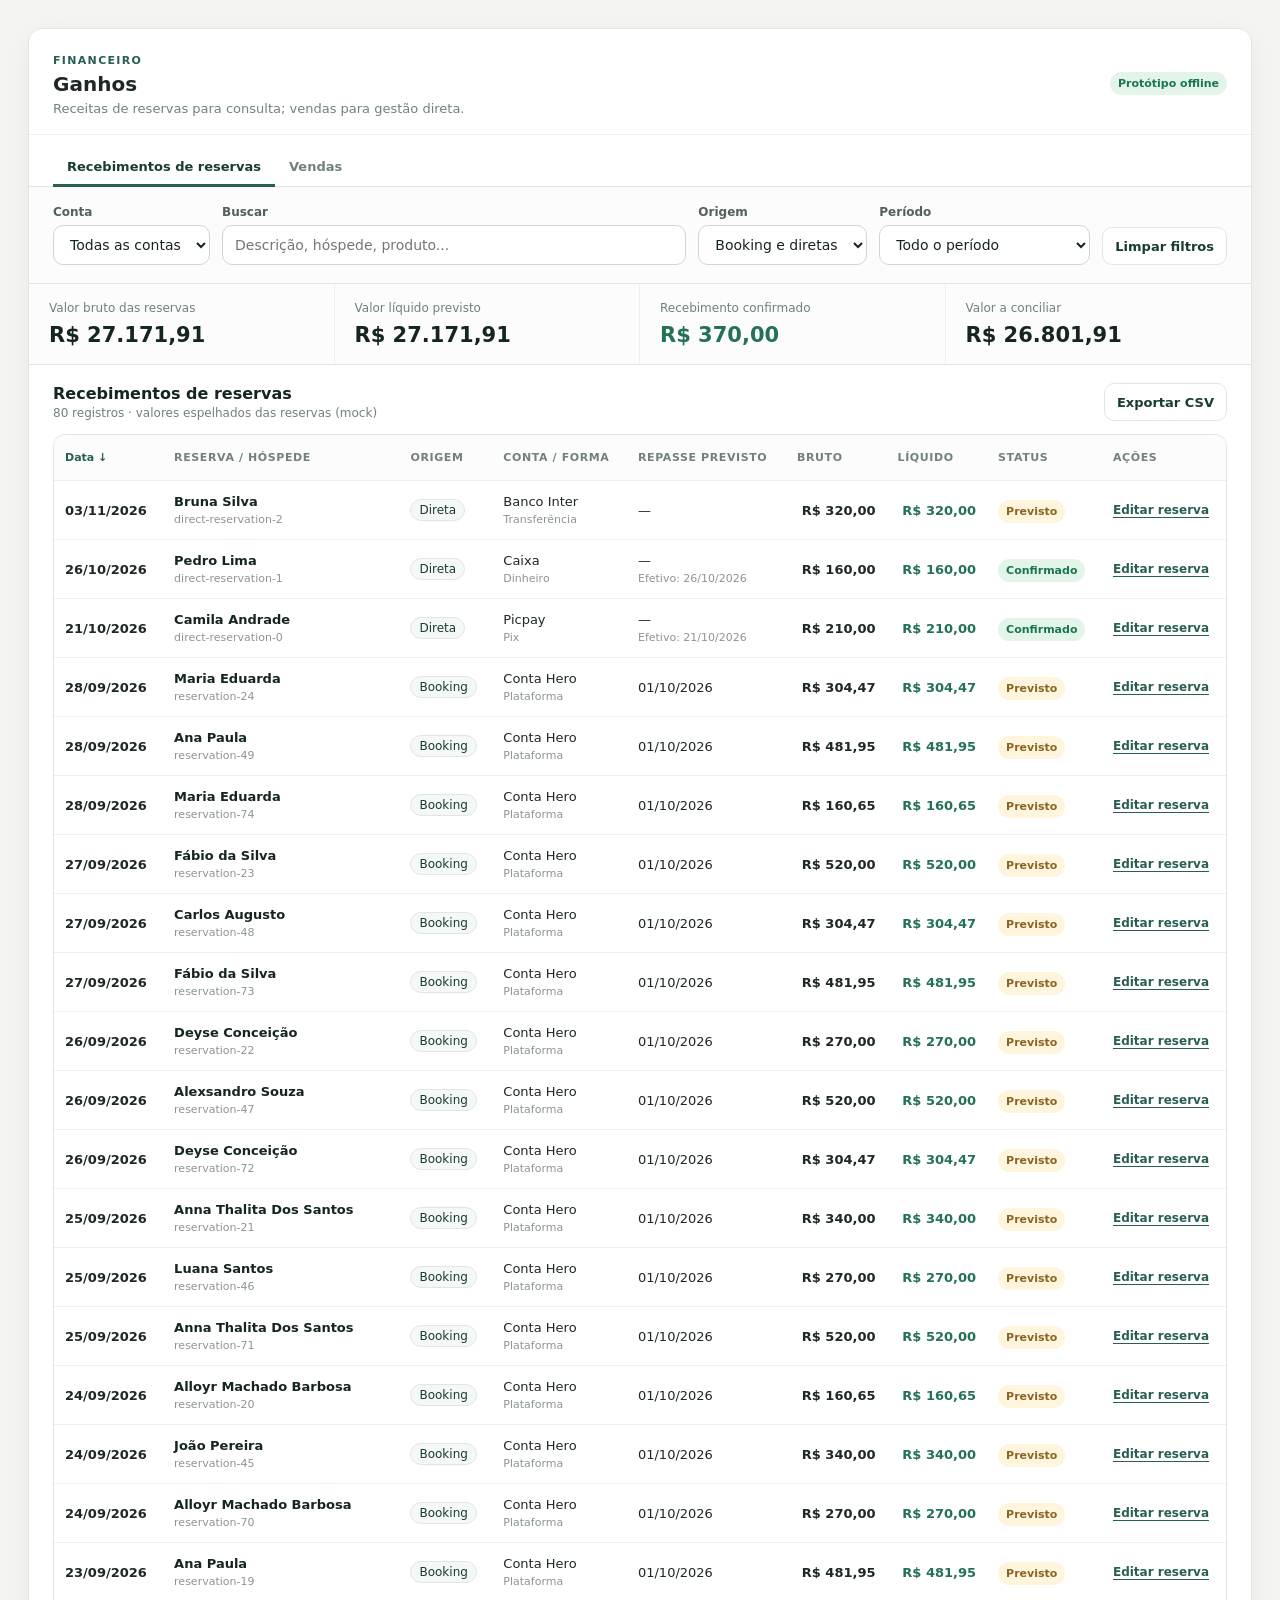
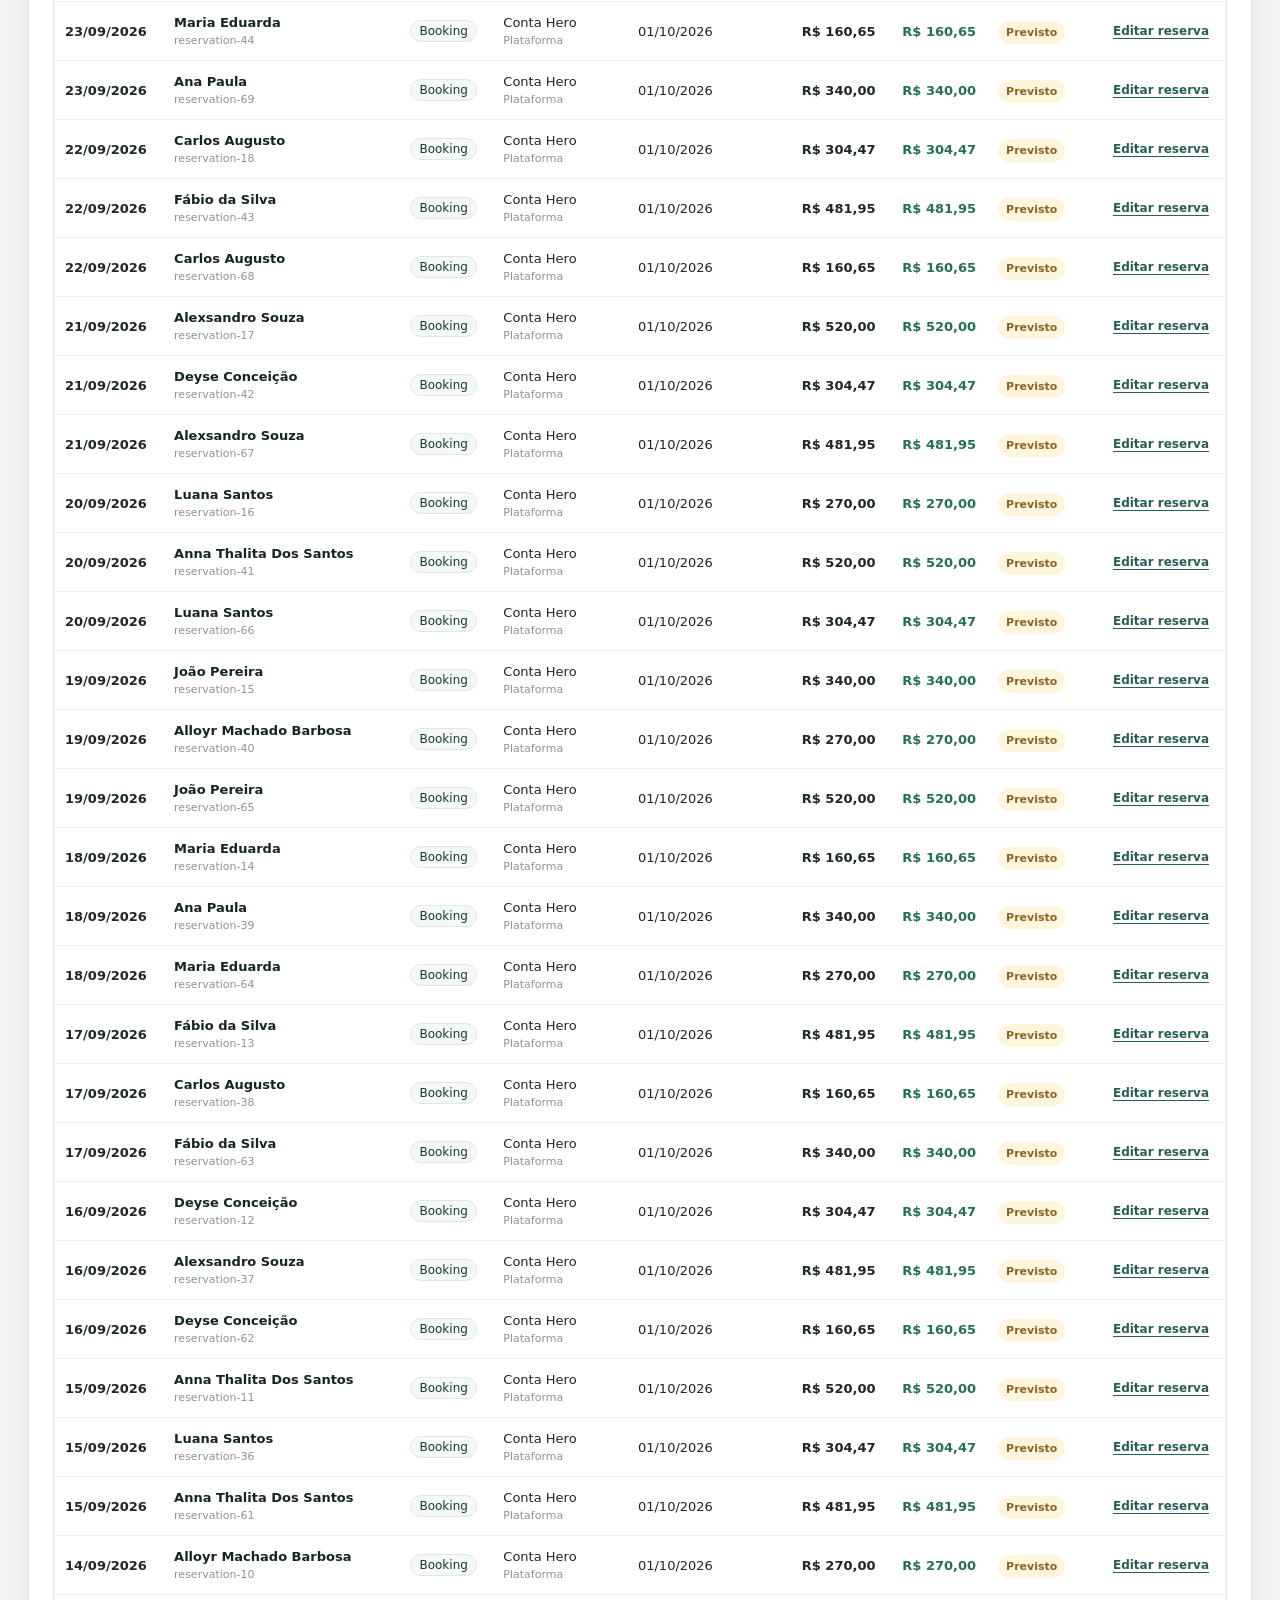
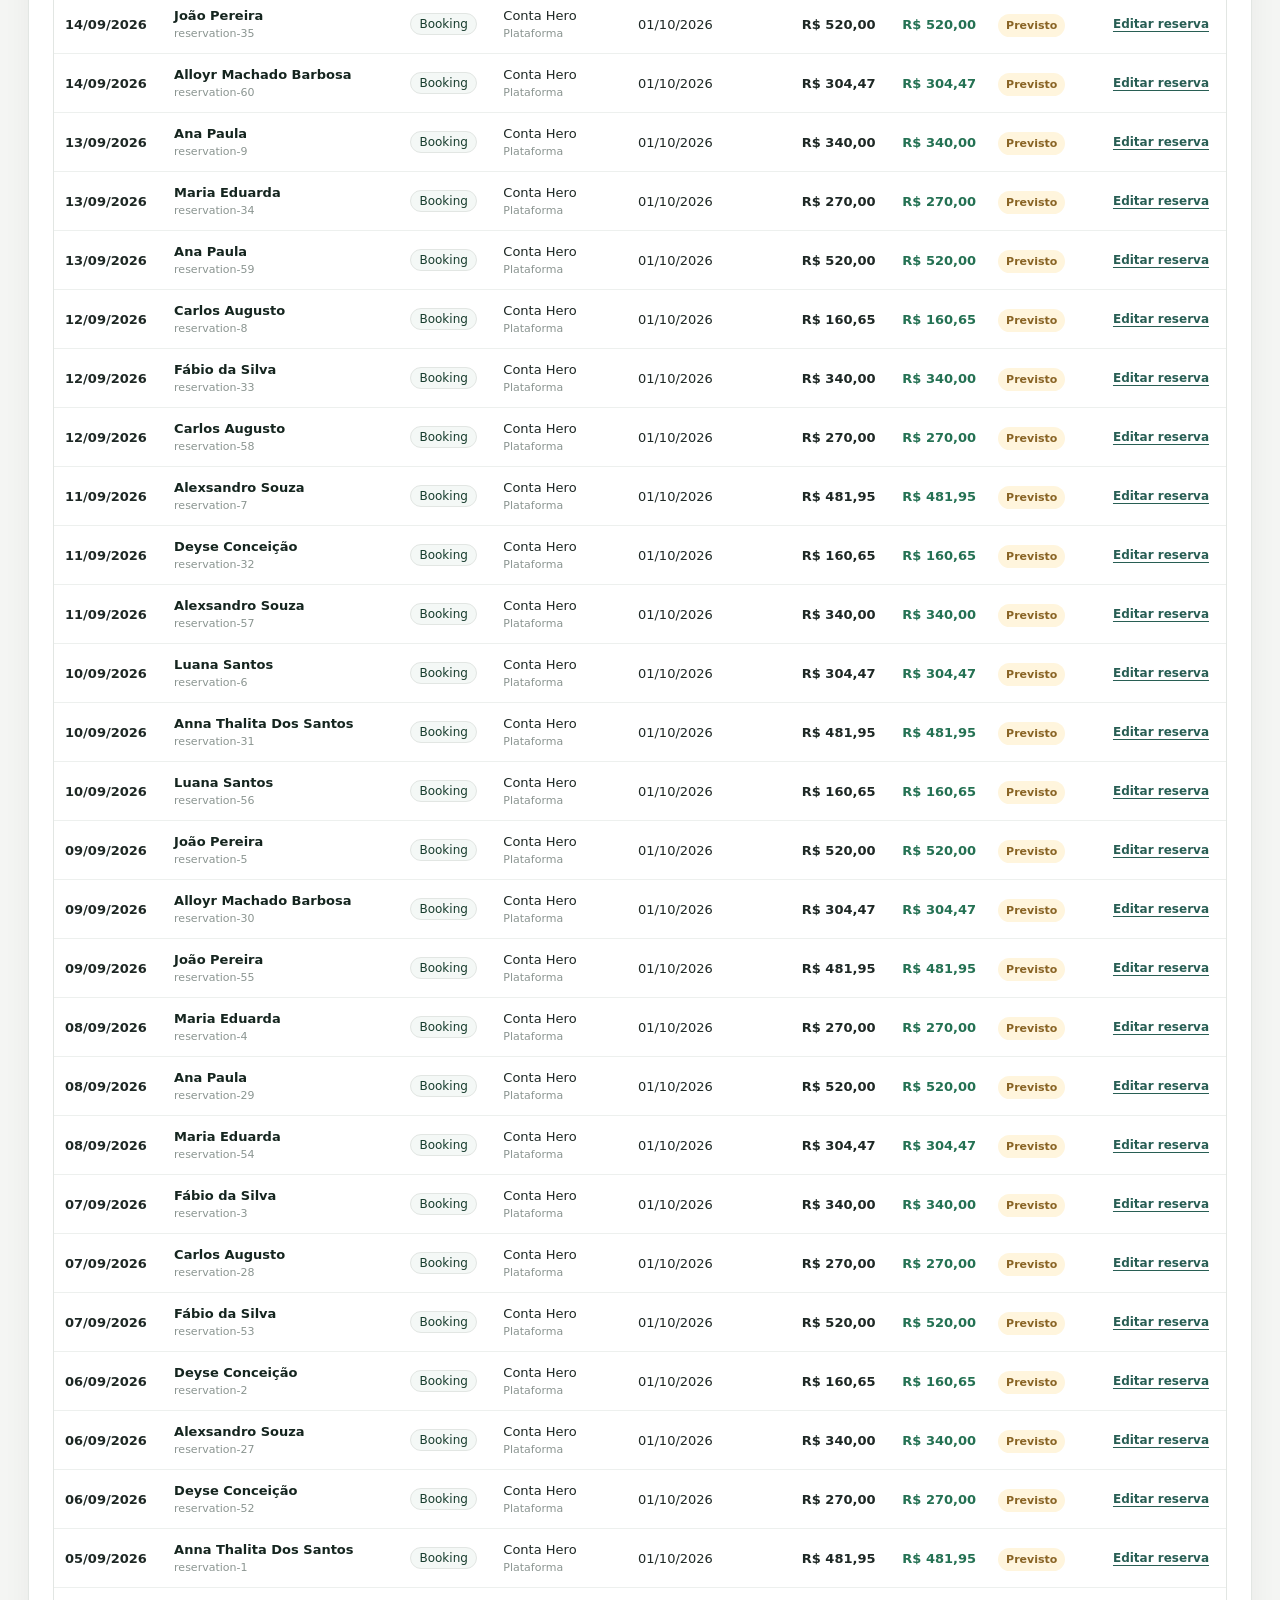
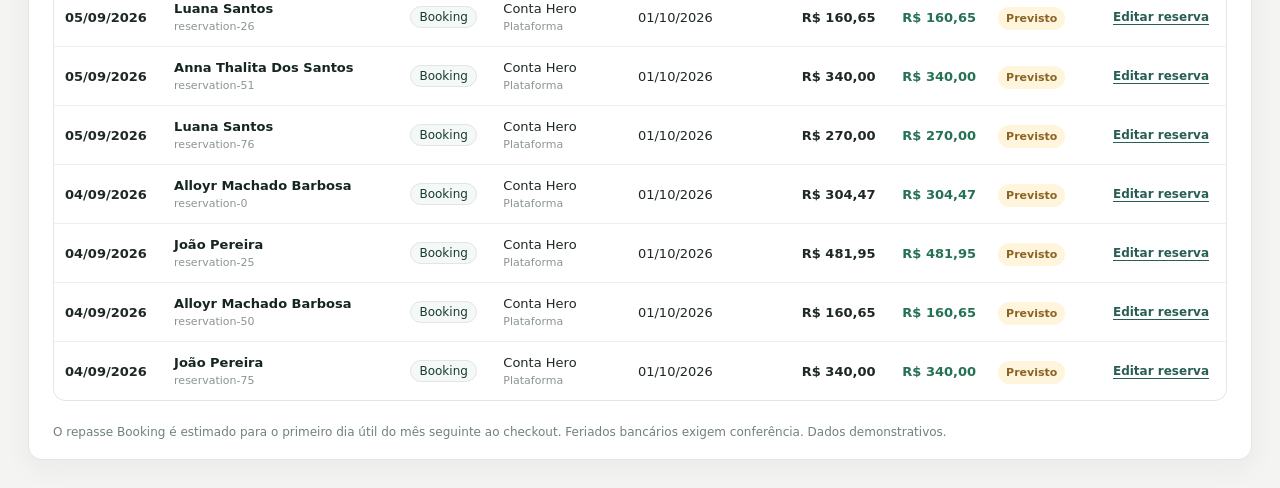
<file: modulos/ganhos/index.html>
<!doctype html>
<html lang="pt-BR"><head><meta charset="utf-8"><meta name="viewport" content="width=device-width,initial-scale=1">
<title>Ganhos · Enjoy Gestão V2</title><style>
/* Tokens visuais do Enjoy Gestão. Fonte: design system do baseline, preservado sem lógica de negócio. */
:root {
  color-scheme: light;

  /* Typography */
  --font-family-sans: Inter, ui-sans-serif, system-ui, -apple-system, BlinkMacSystemFont, "Segoe UI", sans-serif;
  --font-size-xs: 12px;
  --font-size-sm: 13px;
  --font-size-base: 14px;
  --font-size-md: 15px;
  --font-size-lg: 16px;
  --font-size-xl: 18px;
  --font-size-2xl: 20px;
  --font-size-3xl: 22px;
  --font-size-4xl: 27px;
  --line-height-tight: 1.2;
  --line-height-snug: 1.35;
  --line-height-body: 1.5;
  --font-weight-regular: 400;
  --font-weight-medium: 500;
  --font-weight-semibold: 600;
  --font-weight-bold: 700;
  --font-weight-strong: 800;

  /* Spacing — 2px base, 4px rhythm */
  --space-0: 0;
  --space-0-5: 2px;
  --space-1: 4px;
  --space-1-5: 6px;
  --space-2: 8px;
  --space-2-5: 10px;
  --space-3: 12px;
  --space-3-5: 14px;
  --space-4: 16px;
  --space-4-5: 18px;
  --space-5: 20px;
  --space-6: 24px;
  --space-7: 28px;
  --space-8: 32px;
  --space-9: 36px;
  --space-10: 40px;
  --space-12: 48px;
  --space-14: 56px;
  --space-16: 64px;

  /* Radius */
  --radius-xs: 6px;
  --radius-sm: 8px;
  --radius-md: 10px;
  --radius-lg: 12px;
  --radius-xl: 14px;
  --radius-2xl: 16px;
  --radius-3xl: 24px;
  --radius-pill: 999px;

  /* Control density */
  --control-height-compact: 34px;
  --control-height-sm: 36px;
  --control-height-md: 40px;
  --control-height-lg: 46px;
  --touch-target-min: 44px;

  /* Neutral / surface */
  --color-white: #ffffff;
  --color-canvas: #f4f5f3;
  --color-surface-subtle: #fbfcfb;
  --color-surface-hover: #f8faf9;
  --color-surface-active: #f6f8f7;
  --color-border-soft: #edf0ee;
  --color-border: #e2e6e3;
  --color-border-strong: #ccd7d2;
  --color-text-strong: #15251f;
  --color-text: #1e2825;
  --color-text-secondary: #53605c;
  --color-text-muted: #71817b;
  --color-text-faint: #8b9591;

  /* Brand */
  --color-brand-900: #183d2e;
  --color-brand-800: #1f4a43;
  --color-brand-700: #285e54;
  --color-brand-600: #36705d;
  --color-brand-500: #78a294;
  --color-brand-300: #9fc2b8;
  --color-brand-200: #d8e7e2;
  --color-brand-100: #eaf2ef;
  --color-brand-50: #f4f8f6;

  /* Semantic states */
  --color-success-700: #247153;
  --color-success-600: #2f8a66;
  --color-success-100: #eaf6f0;
  --color-danger-700: #a34f49;
  --color-danger-600: #c75c52;
  --color-danger-200: #efd0cd;
  --color-danger-100: #faeeec;
  --color-danger-50: #fff9f8;
  --color-warning-800: #5b4b11;
  --color-warning-700: #946d28;
  --color-warning-500: #c7924c;
  --color-warning-300: #e8cf72;
  --color-warning-200: #ead9bd;
  --color-warning-100: #fff6e3;
  --color-warning-50: #fffdf8;
  --color-info-700: #5b6d7d;
  --color-info-100: #eef2f6;
  --color-accent-700: #765b86;
  --color-accent-100: #f3eef7;

  /* RGB channels used for translucency without recreating colors per module */
  --rgb-brand: 40 94 84;
  --rgb-brand-strong: 24 61 46;
  --rgb-success: 36 113 83;
  --rgb-shadow: 31 44 39;
  --rgb-overlay: 20 34 29;
  --rgb-canvas: 244 245 243;

  /* Shadows */
  --shadow-none: none;
  --shadow-xs: 0 1px 3px rgb(var(--rgb-shadow) / 0.12);
  --shadow-sm: 0 2px 6px rgb(var(--rgb-shadow) / 0.08);
  --shadow-card: 0 8px 28px rgb(var(--rgb-shadow) / 0.05);
  --shadow-popover: 0 10px 30px rgb(var(--rgb-shadow) / 0.15);
  --shadow-float: 0 5px 16px rgb(var(--rgb-shadow) / 0.14);
  --shadow-dialog: 0 24px 70px rgb(var(--rgb-overlay) / 0.24);
  --shadow-sidebar: 2px 0 8px -5px rgb(var(--rgb-shadow) / 0.18);
  --shadow-sidebar-mobile: 8px 0 24px rgb(var(--rgb-shadow) / 0.14);

  /* Interaction */
  --focus-border: var(--color-brand-500);
  --focus-ring: 0 0 0 3px rgb(var(--rgb-brand) / 0.10);
  --transition-fast: 140ms ease;
  --transition-base: 180ms ease;
  --transition-slow: 250ms ease;

  /* Layout */
  --content-max-width: 1450px;
  --sidebar-width: 256px;
  --sidebar-width-collapsed: 80px;
  --topbar-height: 76px;
  --sidebar-brand-height: 80px;

  /* Compatibility aliases: existing modules can migrate incrementally. */
  --bg: var(--color-canvas);
  --panel: var(--color-white);
  --ink: var(--color-text);
  --muted: var(--color-text-muted);
  --line: var(--color-border);
  --brand: var(--color-brand-700);
  --brand2: var(--color-brand-800);
  --brand-dark: var(--color-brand-900);
  --soft: var(--color-brand-100);
  --good: var(--color-success-700);
  --bad: var(--color-danger-700);
  --warn: var(--color-warning-700);
  --goodbg: var(--color-success-100);
  --badbg: var(--color-danger-100);
  --warnbg: var(--color-warning-100);
  --r: var(--radius-xl);
  --shadow: var(--shadow-card);
}


/* Painel financeiro: superfícies, filtros, tabela e formulários do módulo Financeiro. */
.fv2-module{background:var(--color-white);border:1px solid var(--color-border);border-radius:var(--radius-xl);box-shadow:var(--shadow-card);overflow:hidden;color:var(--color-text)}
.fv2-heading{display:flex;justify-content:space-between;align-items:center;gap:20px;padding:22px 24px 18px;border-bottom:1px solid var(--color-border-soft)}
.fv2-heading h2{font-size:var(--font-size-2xl);line-height:1.2;margin:5px 0}
.fv2-heading p{color:var(--color-text-muted);margin:0;font-size:var(--font-size-sm)}
.fv2-heading>div>span{font-size:11px;letter-spacing:.12em;font-weight:800;color:var(--color-brand-700)}
.fv2-heading-actions{display:flex;gap:10px;flex-wrap:wrap}
.fv2-tabs{display:flex;gap:0;padding:14px 24px 0;border-bottom:1px solid var(--color-border);background:var(--color-white)}
.fv2-tab{appearance:none;border:0;border-bottom:3px solid transparent;margin-bottom:-1px;padding:10px 14px;background:transparent;color:var(--color-text-muted);font:inherit;font-size:13px;font-weight:700;cursor:pointer}.fv2-tab:hover{color:var(--color-brand-800)}.fv2-tab.is-active{border-bottom-color:var(--color-brand-700);color:var(--color-brand-900)}
.fv2-button{border:1px solid var(--color-border);min-height:38px;border-radius:var(--radius-md);padding:8px 12px;font-size:var(--font-size-sm);font-weight:700;background:var(--color-white);color:var(--color-brand-900)}
.fv2-button.primary{background:var(--color-brand-700);color:#fff;border-color:var(--color-brand-700)}
.fv2-button:hover{filter:brightness(.97)}
.fv2-filters{display:flex;align-items:end;flex-wrap:wrap;gap:12px;padding:18px 24px;background:var(--color-surface-subtle);border-bottom:1px solid var(--color-border)}
.fv2-filters label{display:grid;gap:6px;font-weight:700;font-size:12px;color:var(--color-text-secondary)}
.fv2-filters select,.fv2-filters input{height:40px;min-width:155px;max-width:260px;padding:8px 12px;border:1px solid var(--color-border-strong);border-radius:var(--radius-md);background:#fff;color:var(--color-text-strong);font-weight:400;font-size:14px}
.fv2-filters .fv2-search{flex:1;min-width:170px}.fv2-filters .fv2-search input{width:100%;max-width:none}
.fv2-table-heading{padding:18px 24px 13px;display:flex;align-items:center;justify-content:space-between;gap:16px;flex-wrap:wrap}
.fv2-table-heading h3{margin:0;font-size:var(--font-size-lg);color:var(--color-text-strong)}.fv2-table-heading p{margin:3px 0 0;color:var(--color-text-muted);font-size:var(--font-size-xs)}
.fv2-cards{display:grid;grid-template-columns:repeat(4,minmax(0,1fr));border-bottom:1px solid var(--color-border)}
.fv2-cards article{display:grid;gap:8px;padding:17px 20px;border-right:1px solid var(--color-border-soft);background:var(--color-surface-subtle)}.fv2-cards article:last-child{border-right:0}
.fv2-cards small{font-size:12px;color:var(--color-text-muted)}.fv2-cards strong{font-size:21px;color:var(--color-text-strong);font-weight:800}.fv2-cards span{font-size:11px;color:var(--color-text-faint)}
.fv2-in{color:var(--color-success-700)!important}.fv2-out{color:var(--color-danger-700)!important}
.fv2-scroll{overflow:auto;margin:0 24px 24px;border:1px solid var(--color-border);border-radius:var(--radius-lg)}
.fv2-table{width:100%;min-width:1160px;border-collapse:collapse;font-size:13px}
.fv2-table th{background:var(--color-surface-subtle);color:var(--color-text-muted);font-size:11px;letter-spacing:.055em;text-transform:uppercase;padding:12px 11px;white-space:nowrap;text-align:left}
.fv2-table td{padding:13px 11px;border-top:1px solid var(--color-border-soft);vertical-align:middle}
.fv2-table td small{display:block;margin-top:4px;color:var(--color-text-faint);font-size:11px}
.fv2-table td:first-child{font-variant-numeric:tabular-nums;white-space:nowrap;font-weight:700}.fv2-description{min-width:225px;max-width:350px}.fv2-description strong{font-weight:700;color:var(--color-text-strong)}
.fv2-chip{display:inline-block;border:1px solid var(--color-border);background:var(--color-brand-50);padding:3px 8px;border-radius:99px;color:var(--color-brand-900);font-size:12px}
.fv2-flow{display:inline-block;border-radius:99px;padding:4px 8px;font-size:11px;font-weight:700}.fv2-flow.in{background:var(--color-success-100);color:var(--color-success-700)}.fv2-flow.out{background:var(--color-danger-100);color:var(--color-danger-700)}
.fv2-money{text-align:right;white-space:nowrap;font-variant-numeric:tabular-nums;font-weight:700}.fv2-money.in{color:var(--color-success-700)}.fv2-money.out{color:var(--color-danger-700)}
.fv2-table tfoot th,.fv2-table tfoot td{font-weight:800;background:var(--color-surface-subtle);border-top:1px solid var(--color-border)}
.fv2-sort,.fv2-text-button{border:0;background:transparent;color:var(--color-brand-700);font-weight:700;padding:4px 0}.fv2-text-button{text-decoration:underline;text-underline-offset:3px;white-space:nowrap;font-size:12px}
.fv2-empty{text-align:center;padding:28px!important;color:var(--color-text-muted)}
.fv2-muted{color:var(--color-text-faint)}
.fv2-dialog{border:0;border-radius:var(--radius-xl);padding:0;width:min(600px,calc(100vw - 26px));max-height:92vh;box-shadow:0 20px 65px #0003;color:var(--color-text);overflow:auto}
.fv2-dialog::backdrop{background:#12261c95}.fv2-dialog-form header{padding:20px 24px;border-bottom:1px solid var(--color-border)}.fv2-dialog-form header h2{margin:0 0 6px;font-size:20px}.fv2-dialog-form header p{color:var(--color-text-muted);font-size:13px;margin:0}
.fv2-fields{padding:20px 24px;display:grid;grid-template-columns:1fr 1fr;gap:15px}.fv2-fields label{display:grid;gap:6px;font-size:12px;font-weight:700;color:var(--color-text-secondary)}
.fv2-fields input,.fv2-fields select{width:100%;min-width:0;min-height:40px;padding:8px 10px;background:#fff;border:1px solid var(--color-border-strong);border-radius:var(--radius-md);color:var(--color-text)}
.fv2-dialog-form footer{display:flex;justify-content:flex-end;gap:10px;padding:16px 24px;border-top:1px solid var(--color-border)}
.fv2-form-error{margin:0 24px 14px;color:var(--color-danger-700);font-weight:700;font-size:13px}
.fv2-dialog [data-fv2-new-category]{display:grid;grid-template-columns:1fr 1fr;gap:15px;grid-column:1/-1}.fv2-dialog .fv2-fields small{font-weight:400;color:var(--color-text-muted)}
@media(max-width:1000px){.fv2-cards{grid-template-columns:repeat(2,1fr)}.fv2-cards article:nth-child(2){border-right:0}.fv2-cards article:nth-child(-n+2){border-bottom:1px solid var(--color-border)}}
@media(max-width:700px){.fv2-heading{align-items:flex-start;padding:16px;flex-direction:column}.fv2-tabs{padding:10px 16px 0;overflow:auto}.fv2-tab{white-space:nowrap;padding:10px 11px}.fv2-filters{padding:14px 16px}.fv2-filters label{flex:1;min-width:145px}.fv2-filters select,.fv2-filters input{width:100%;max-width:none;min-width:0}.fv2-scroll{margin:0 12px 16px}.fv2-table-heading{padding:16px 12px}.fv2-cards{grid-template-columns:1fr 1fr}.fv2-cards article{padding:12px}.fv2-cards strong{font-size:16px}.fv2-fields{grid-template-columns:1fr;padding:15px}.fv2-dialog [data-fv2-new-category]{grid-template-columns:1fr}}

*{box-sizing:border-box}body{margin:0;padding:28px;background:var(--color-canvas);font-family:var(--font-family-sans);font-size:14px;color:var(--color-text)}button,input,select{font:inherit}button{cursor:pointer}.module-container{max-width:1450px;margin:auto}.toast{position:fixed;bottom:20px;right:20px;background:#183d2e;color:#fff;padding:12px 16px;border-radius:9px;display:none;z-index:100}.toast.visible{display:block}.fv2-dialog-form{margin:0}
@media(max-width:700px){body{padding:12px}}
</style>
<style>
.gain-modal{width:min(790px,calc(100vw - 24px))}.gain-modal .fv2-fields{max-height:65vh;overflow:auto}.gain-modal textarea{min-height:64px;border:1px solid var(--color-border-strong);border-radius:8px;padding:10px;font:inherit}.gain-modal .full{grid-column:1/-1}.gain-inline{display:flex;align-items:center;justify-content:space-between;gap:12px;padding-top:14px;border-top:1px solid var(--color-border-soft);font-weight:700}.gain-inline small{font-weight:400;color:var(--color-text-muted)}.gain-extra[hidden]{display:none}.gain-item-row{display:grid;grid-template-columns:minmax(0,2fr) 70px 110px auto;gap:6px;margin:8px 0}.gain-payment-row{display:grid;grid-template-columns:135px minmax(80px,1fr) minmax(120px,1fr) minmax(120px,1fr) auto;gap:6px;margin:8px 0}.gain-payment-row input,.gain-payment-row select,.gain-item-row input{width:100%;min-width:0;min-height:38px;border:1px solid var(--color-border-strong);border-radius:8px;padding:7px;background:white}.gain-payment-row .gain-reason{grid-column:1/-1}.gain-summary{padding:12px;background:var(--color-brand-50);border-radius:8px;font-size:12px;line-height:1.7}.gain-error{color:var(--color-danger-700);font-weight:700;font-size:12px}.gain-form-footer{padding:0 24px 16px;display:flex;justify-content:flex-end}.gain-sale-form .fv2-fields{padding-bottom:12px}.gain-note{margin:10px 24px 20px;color:var(--color-text-muted);font-size:12px}.gain-actions{display:flex;gap:9px}.gain-pill{border-radius:99px;padding:5px 8px;font-size:11px;font-weight:700;white-space:nowrap;background:#eef3f1;color:#365f50}.gain-pill.ok{background:#e3f5e9;color:#19764d}.gain-pill.wait{background:#fff5dd;color:#896425}.gain-pill.partial{background:#fff2da;color:#9b641f}.gain-pill.bad{background:#faeceb;color:#a34f49}.gain-checkbox{display:flex!important;align-items:center;gap:9px}.gain-checkbox input{width:auto!important;min-height:0!important}@media(max-width:700px){.gain-payment-row{grid-template-columns:1fr 1fr}.gain-payment-row button{justify-self:start}.gain-item-row{grid-template-columns:1fr 60px 95px auto}.gain-modal .fv2-fields{max-height:65vh}}
</style>
</head><body>
<main class="module-container" id="module-root" aria-label="Módulo Ganhos"></main>
<div id="toast" class="toast" role="status" aria-live="polite"></div>
<!-- ÚNICA DEPENDÊNCIA EXTERNA: mock compartilhado com os demais módulos -->
<script src="../../mock/mock.js"></script>
<script>
window.EnjoyMockReady.then(() => {
(() => {
'use strict';
const KEY='enjoy_resumo_movimentacoes_v1';
const $=id=>document.getElementById(id);
const esc=s=>String(s??'').replace(/[&<>"']/g,c=>({'&':'&amp;','<':'&lt;','>':'&gt;','"':'&quot;',"'":'&#39;'}[c]));
const brl=n=>Number(n||0).toLocaleString('pt-BR',{style:'currency',currency:'BRL'});
const cents=n=>Math.round(Number(n||0)*100);
const uid=()=>crypto?.randomUUID?.()||`m-${Date.now()}-${Math.random().toString(36).slice(2)}`;
const today=()=>{const d=new Date();return `${d.getFullYear()}-${String(d.getMonth()+1).padStart(2,'0')}-${String(d.getDate()).padStart(2,'0')}`};
const dateFmt=d=>/^\d{4}-\d\d-\d\d$/.test(d||'')?d.split('-').reverse().join('/'): '—';
const validDate=d=>/^\d{4}-\d{2}-\d{2}$/.test(d||'')&&!Number.isNaN(Date.parse(d+'T12:00:00Z'))&&new Date(d+'T12:00:00Z').toISOString().slice(0,10)===d;
const accounts=()=>window.EnjoyReceipts?.accounts?.()||[];
const accountName=id=>accounts().find(a=>a.id===id)?.name||'Não informada';
const methods=['Pix','Dinheiro','Cartão de débito','Cartão de crédito','Transferência','Boleto','Outro'];
const source=()=>window.EnjoyStore.read(KEY,[]);
const store=async data=>window.EnjoyStore.writeAsync(KEY,data);
const reservationList=()=>window.EnjoyOperationsData?.records?.(window.EnjoyOperationsData?.KEYS?.reservations)||[];
const state={tab:'reservations',query:'',account:'',period:'all',start:'',end:'',origin:'all',sort:'desc'};
const categoriesSeed=[{name:'Alimentos e bebidas',subs:['Bebidas','Alimentos']},{name:'Serviços',subs:['Lavanderia','Experiências']},{name:'Produtos',subs:['Souvenires']},{name:'Outras vendas',subs:[]}];
const CAT_KEY='enjoy-gains-categories-v3';
let categories;try{categories=JSON.parse(localStorage.getItem(CAT_KEY));if(!Array.isArray(categories))categories=categoriesSeed}catch{categories=categoriesSeed};
const saveCats=()=>{try{localStorage.setItem(CAT_KEY,JSON.stringify(categories))}catch{}};
const normalize=s=>String(s||'').normalize('NFD').replace(/[\u0300-\u036f]/g,'').toLowerCase();
const total=s=>cents(s.amount)/100;
const received=s=>(s.payments||[]).filter(p=>p.status!=='void').reduce((n,p)=>n+cents(p.value),0)/100;
const refunded=s=>(s.refunds||[]).reduce((n,p)=>n+cents(p.value),0)/100;
const due=s=>Math.max(0,(cents(total(s))-cents(received(s)))/100);
const status=s=>s.cancelled?'Cancelada':due(s)<.005?'Recebida':received(s)>0?'Parcial':'Pendente';
const getSales=()=>source().flatMap(env=>(env.categories||[]).filter(c=>c.mode==='sale'&&c.flow==='in').flatMap(cat=>(cat.entries||[]).map((entry,index)=>({entry,cat,env,index}))));
const reservationData=()=>source().flatMap(env=>(env.categories||[]).filter(c=>c.flow==='in'&&c.mode!=='sale').flatMap(cat=>(cat.entries||[]).map((entry,index)=>({entry,cat,env,index}))));
const getResItem=r=>{const id=r.cat.reservationId||r.entry.reservationId||'';const reservation=reservationList().find(x=>String(x.id)===String(id));const name=reservation?.name || String(r.entry.description||r.cat.name).replace(/^Booking\s*[—-]\s*/i,'');const origin=reservation?.channel==='Booking'||/booking/i.test(r.entry.description||'')?'Booking':'Direta';const gross=Number((r.entry.gross ?? r.entry.amount ?? 0));const commission=Number(r.entry.commission||0);return {...r,id,name,origin,gross,commission,net:Math.max(0,gross-commission),checkout:r.entry.checkout||reservation?.checkout||'',paid:!!r.entry.confirmed,receiptDate:r.entry.receiptDate||'',expected:r.entry.expected||nextBusinessMonth(r.entry.checkout)};};
function nextBusinessMonth(d){if(!validDate(d))return '';const [y,m]=d.split('-').map(Number);const t=new Date(y,m,1,12);while(t.getDay()===0||t.getDay()===6)t.setDate(t.getDate()+1);return `${t.getFullYear()}-${String(t.getMonth()+1).padStart(2,'0')}-${String(t.getDate()).padStart(2,'0')}`}
function modal(title,content,actions=''){const d=document.createElement('dialog');d.className='fv2-dialog gain-modal';d.innerHTML=`<div class="fv2-dialog-form"><header><h2>${esc(title)}</h2><p>Enjoy Gestão · Protótipo financeiro</p></header>${content}<footer><button class="fv2-button" data-close type="button">Fechar</button>${actions}</footer></div>`;document.body.append(d);d.querySelector('[data-close]').onclick=()=>d.close();d.addEventListener('close',()=>d.remove(),{once:true});d.showModal();return d}
function toast(t){const el=$('toast');el.textContent=t;el.classList.add('visible');setTimeout(()=>el.classList.remove('visible'),2700)}
const field=(label,html)=>`<label>${label}${html}</label>`;
const input=(name,type,value='',extra='')=>`<input name="${name}" type="${type}" value="${esc(value)}" ${extra}>`;
const select=(name,opts,current='',extra='')=>`<select name="${name}" ${extra}>${opts.map(([v,t])=>`<option value="${esc(v)}" ${String(current)===String(v)?'selected':''}>${esc(t)}</option>`).join('')}</select>`;
const acctOptions=()=>[['','Selecione a conta'],...accounts().map(a=>[a.id,a.name])];
const methodsOptions=()=>[['','Selecione a forma'],...methods.map(a=>[a,a])];
function filteredReservations(){return reservationData().map(getResItem).filter(r=>{if(state.origin!=='all'&&r.origin!==state.origin)return false;if(state.account&&r.entry.accountId!==state.account)return false;if(!periodOk(r.entry.date))return false;return !state.query||normalize([r.name,r.entry.description,r.origin,r.id].join(' ')).includes(normalize(state.query))}).sort((a,b)=>state.sort==='desc'?b.entry.date.localeCompare(a.entry.date):a.entry.date.localeCompare(b.entry.date))}
function filteredSales(){return getSales().filter(r=>{const s=augment(r.entry);if(state.account&&!(s.payments||[]).some(p=>p.accountId===state.account))return false;if(!periodOk(s.date))return false;return !state.query||normalize([s.description,s.category,s.subcategory,s.guestName,...(s.items||[]).map(i=>i.name)].join(' ')).includes(normalize(state.query))}).sort((a,b)=>state.sort==='desc'?b.entry.date.localeCompare(a.entry.date):a.entry.date.localeCompare(b.entry.date))}
function periodOk(d){const t=today();if(state.period==='month'&&d.slice(0,7)!==t.slice(0,7))return false;if(state.period==='range'&&((state.start&&d<state.start)||(state.end&&d>state.end)))return false;return true}
function augment(s){return {...s,category:s.category||'Outras vendas',subcategory:s.subcategory||'',payments:Array.isArray(s.payments)?s.payments:((s.accountId&&s.method)?[{id:'legacy-'+s.id,date:s.date,value:s.amount,accountId:s.accountId,method:s.method}]:[]),refunds:s.refunds||[],items:s.items||[],history:s.history||[]}}
function filtersHtml(){return `<section class="fv2-filters"><label>Conta ${select('account',[['','Todas as contas'],...accounts().map(a=>[a.id,a.name])],state.account,'data-filter')}</label><label class="fv2-search">Buscar ${input('query','search',state.query,'data-filter placeholder="Descrição, hóspede, produto..."')}</label>${state.tab==='reservations'?`<label>Origem ${select('origin',[['all','Booking e diretas'],['Booking','Booking'],['Direta','Direta']],state.origin,'data-filter')}</label>`:''}<label>Período ${select('period',[['all','Todo o período'],['month','Este mês'],['range','Intervalo personalizado']],state.period,'data-filter')}</label>${state.period==='range'?field('De',input('start','date',state.start,'data-filter'))+field('Até',input('end','date',state.end,'data-filter')):''}<button class="fv2-button" data-action="clear">Limpar filtros</button></section>`}
function reservationsTable(){const rows=filteredReservations();const gross=rows.reduce((a,r)=>a+r.gross,0),net=rows.reduce((a,r)=>a+r.net,0),paid=rows.filter(r=>r.paid).reduce((a,r)=>a+r.net,0);return `<div class="fv2-cards"><article><small>Valor bruto das reservas</small><strong>${brl(gross)}</strong></article><article><small>Valor líquido previsto</small><strong>${brl(net)}</strong></article><article><small>Recebimento confirmado</small><strong class="fv2-in">${brl(paid)}</strong></article><article><small>Valor a conciliar</small><strong>${brl(Math.max(0,net-paid))}</strong></article></div><div class="fv2-table-heading"><div><h3>Recebimentos de reservas</h3><p>${rows.length} registros · valores espelhados das reservas (mock)</p></div><button class="fv2-button" data-action="csv">Exportar CSV</button></div><div class="fv2-scroll"><table class="fv2-table"><thead><tr><th><button class="fv2-sort" data-action="sort">Data ${state.sort==='desc'?'↓':'↑'}</button></th><th>Reserva / hóspede</th><th>Origem</th><th>Conta / forma</th><th>Repasse previsto</th><th class="fv2-money">Bruto</th><th class="fv2-money">Líquido</th><th>Status</th><th>Ações</th></tr></thead><tbody>${rows.map(r=>`<tr><td>${dateFmt(r.entry.date)}</td><td class="fv2-description"><strong>${esc(r.name)}</strong><small>${esc(r.id||'Reserva vinculada')}</small></td><td><span class="fv2-chip">${esc(r.origin)}</span></td><td>${esc(accountName(r.entry.accountId))}<small>${esc(r.entry.method||'Não informada')}</small></td><td>${r.origin==='Booking'?dateFmt(r.expected):'—'}${r.entry.receiptDate?`<small>Efetivo: ${dateFmt(r.receiptDate)}</small>`:''}</td><td class="fv2-money">${brl(r.gross)}</td><td class="fv2-money in">${brl(r.net)}</td><td><span class="gain-pill ${r.paid?'ok':'wait'}">${r.paid?'Confirmado':'Previsto'}</span></td><td><button class="fv2-text-button" data-action="reservation" data-env="${esc(r.env.id)}" data-cat="${esc(r.cat.id)}" data-id="${esc(r.entry.id)}">Editar reserva</button></td></tr>`).join('')||'<tr><td colspan="9" class="fv2-empty">Nenhuma reserva encontrada.</td></tr>'}</tbody></table></div><p class="gain-note">O repasse Booking é estimado para o primeiro dia útil do mês seguinte ao checkout. Feriados bancários exigem conferência. Dados demonstrativos.</p>`}
function salesTable(){const rows=filteredSales().map(r=>({...r,s:augment(r.entry)}));const active=rows.filter(x=>!x.s.cancelled);const saleTotal=active.reduce((a,r)=>a+total(r.s),0);const got=rows.reduce((a,r)=>a+received(r.s),0);const refund=rows.reduce((a,r)=>a+refunded(r.s),0);const pend=active.reduce((a,r)=>a+due(r.s),0);return `<div class="fv2-cards"><article><small>Total vendido (ativas)</small><strong>${brl(saleTotal)}</strong></article><article><small>Recebimentos brutos</small><strong class="fv2-in">${brl(got)}</strong></article><article><small>Devoluções</small><strong class="fv2-out">${brl(refund)}</strong></article><article><small>Saldo a receber</small><strong>${brl(pend)}</strong></article></div><div class="fv2-table-heading"><div><h3>Vendas de produtos e serviços</h3><p>${rows.length} registros · recebimentos independentes</p></div><div class="gain-actions"><button class="fv2-button" data-action="csv">Exportar CSV</button><button class="fv2-button primary" data-action="new">+ Nova venda</button></div></div><div class="fv2-scroll"><table class="fv2-table"><thead><tr><th><button class="fv2-sort" data-action="sort">Data ${state.sort==='desc'?'↓':'↑'}</button></th><th>Descrição / itens</th><th>Categoria / subcategoria</th><th>Conta / forma</th><th>Status</th><th class="fv2-money">Total</th><th class="fv2-money">Recebido</th><th class="fv2-money">Pendente</th><th>Ações</th></tr></thead><tbody>${rows.map(r=>`<tr><td>${dateFmt(r.s.date)}</td><td class="fv2-description"><strong>${esc(r.s.description)}</strong><small>${r.s.items.length?`${r.s.items.length} item(ns)`:'Venda rápida'}${r.s.guestName?' · '+esc(r.s.guestName):''}</small></td><td>${esc(r.s.category)}${r.s.subcategory?`<small>${esc(r.s.subcategory)}</small>`:''}</td><td>${r.s.payments.length?esc(accountName(r.s.payments[0].accountId))+'<small>'+esc(r.s.payments[0].method||'')+(r.s.payments.length>1?' · +'+(r.s.payments.length-1):'')+'</small>':'<span class="fv2-muted">Sem recebimento</span>'}</td><td><span class="gain-pill ${r.s.cancelled?'bad':due(r.s)<=0?'ok':received(r.s)>0?'partial':'wait'}">${status(r.s)}</span></td><td class="fv2-money">${brl(r.s.amount)}</td><td class="fv2-money in">${brl(received(r.s)-refunded(r.s))}</td><td class="fv2-money">${brl(r.s.cancelled?0:due(r.s))}</td><td><button class="fv2-text-button" data-action="sale" data-env="${esc(r.env.id)}" data-cat="${esc(r.cat.id)}" data-id="${esc(r.entry.id)}">Visualizar / editar</button></td></tr>`).join('')||'<tr><td colspan="9" class="fv2-empty">Nenhuma venda encontrada.</td></tr>'}</tbody></table></div><p class="gain-note">Total, recebimentos e devoluções são informações distintas. Valores recebidos não duplicam o valor da venda.</p>`}
function render(){const root=$('module-root');root.innerHTML=`<section class="fv2-module"><div class="fv2-heading"><div><span>FINANCEIRO</span><h2>Ganhos</h2><p>Receitas de reservas para consulta; vendas para gestão direta.</p></div><span class="gain-pill ok">Protótipo offline</span></div><nav class="fv2-tabs"><button class="fv2-tab ${state.tab==='reservations'?'is-active':''}" data-action="tab" data-tab="reservations">Recebimentos de reservas</button><button class="fv2-tab ${state.tab==='sales'?'is-active':''}" data-action="tab" data-tab="sales">Vendas</button></nav>${filtersHtml()}${state.tab==='sales'?salesTable():reservationsTable()}</section>`}
function findRecord(b){const data=structuredClone(source());const env=data.find(x=>String(x.id)===b.dataset.env);const cat=env?.categories?.find(x=>String(x.id)===b.dataset.cat);const entry=cat?.entries?.find(x=>String(x.id)===b.dataset.id);return {data,env,cat,entry}}
function paymentMarkup(p,i){return `<div class="gain-payment-row"><input aria-label="Data do recebimento" data-pdate="${i}" type="date" value="${esc(p.date)}"><input aria-label="Valor do recebimento" data-pvalue="${i}" type="number" min="0.01" step="0.01" value="${esc(p.value)}">${select('payAccount',acctOptions(),p.accountId,`data-paccount="${i}" aria-label="Conta do recebimento"`)}${select('payMethod',methodsOptions(),p.method,`data-pmethod="${i}" aria-label="Forma do recebimento"`)}<button type="button" class="fv2-button" data-remove-pay="${i}">✕</button></div>`}
function refundMarkup(p,i){return `<div class="gain-payment-row"><input aria-label="Data da devolução" data-rdate="${i}" type="date" value="${esc(p.date)}"><input aria-label="Valor da devolução" data-rvalue="${i}" type="number" min="0.01" step="0.01" value="${esc(p.value)}">${select('refundAccount',acctOptions(),p.accountId,`data-raccount="${i}" aria-label="Conta de devolução"`)}${select('refundMethod',methodsOptions(),p.method,`data-rmethod="${i}" aria-label="Forma de devolução"`)}<button type="button" class="fv2-button" data-remove-refund="${i}">✕</button><input class="gain-reason" data-rreason="${i}" value="${esc(p.reason)}" placeholder="Motivo da devolução *" aria-label="Motivo da devolução"></div>`}
function itemMarkup(p,i){return `<div class="gain-item-row"><input data-item-name="${i}" placeholder="Produto ou serviço" value="${esc(p.name)}"><input type="number" data-item-qty="${i}" min="1" step="1" value="${esc(p.qty||1)}" aria-label="Quantidade"><input type="number" data-item-price="${i}" min="0.01" step="0.01" value="${esc(p.price)}" aria-label="Preço unitário"><button class="fv2-button" type="button" data-remove-item="${i}">✕</button></div>`}
function openSale(rec){let original=rec?.entry?augment(rec.entry):null;let draft=original?structuredClone(original):{id:uid(),date:today(),description:'',category:categories[0]?.name||'Outras vendas',subcategory:'',amount:'',guestName:'',reservationId:'',items:[],payments:[],refunds:[],history:[],notes:'',cancelled:false};const isEdit=!!original;const body=`<form class="gain-sale-form"><div class="fv2-fields">${field('Descrição da venda *',input('description','text',draft.description,'required maxlength="120"'))}${field('Data *',input('date','date',draft.date,'required'))}${field('Categoria *',select('category',[...categories.map(c=>[c.name,c.name]),['__new__','+ Nova categoria']],draft.category))}${field('Subcategoria (opcional)',select('subcategory',[],draft.subcategory))}<div class="gain-extra full" id="newCategoryBox" hidden>${field('Nome da categoria',input('newCategory','text'))}</div><div class="gain-extra full" id="newSubcategoryBox" hidden>${field('Nome da subcategoria',input('newSubcategory','text'))}</div>${field('Valor total da venda *',input('amount','number',draft.amount,'min="0.01" step="0.01" required'))}${field('Hóspede (opcional)',input('guestName','text',draft.guestName,'placeholder="Nome do hóspede"'))}${field('Reserva vinculada (opcional)',select('reservationId',[['','Sem vínculo'],...reservationList().map(r=>[r.id,`${r.name} (${r.id})`])],draft.reservationId))}<div class="full gain-inline"><span>Itens da venda <small>(opcionais)</small></span><button type="button" class="fv2-button" id="addSaleItem">+ Item</button></div><div class="full" id="saleItemList"></div><div class="full gain-inline"><span>Recebimentos <small>(independentes)</small></span><button type="button" class="fv2-button" id="addSalePayment">+ Recebimento</button></div><div class="full" id="salePaymentList"></div><div class="full gain-inline"><span>Devoluções / estornos</span><button type="button" class="fv2-button" id="addSaleRefund">+ Devolução</button></div><div class="full" id="saleRefundList"></div><label class="full">Observações<textarea name="notes" rows="2">${esc(draft.notes)}</textarea></label><div class="full gain-summary" id="saleSummary"></div><div class="full gain-error" id="saleError" role="alert"></div></div><div class="gain-form-footer"><button class="fv2-button primary" type="submit">Salvar venda</button></div></form>`;const d=modal(isEdit?'Detalhes / editar venda':'Nova venda',body, isEdit?'<button class="fv2-button" type="button" id="saleCancel">Cancelar venda</button><button class="fv2-button" type="button" id="saleDelete">Excluir</button>':'');const form=d.querySelector('form');const fld=name=>form.elements.namedItem(name);const err=t=>d.querySelector('#saleError').textContent=t;
function updateCategory(){const chosen=fld('category').value;d.querySelector('#newCategoryBox').hidden=chosen!=='__new__';const cat=categories.find(c=>c.name===chosen);const sub=fld('subcategory');const previous=sub.value;sub.innerHTML=select('sub',[['','Sem subcategoria'],...(cat?.subs||[]).map(s=>[s,s]),['__new__','+ Nova subcategoria']],previous).replace(/^<select[^>]+>|<\/select>$/g,'');if(draft.subcategory&&[...sub.options].some(o=>o.value===draft.subcategory))sub.value=draft.subcategory;d.querySelector('#newSubcategoryBox').hidden=sub.value!=='__new__'}
function snapshotInputs(){d.querySelectorAll('[data-item-name]').forEach((el,i)=>draft.items[i].name=el.value);d.querySelectorAll('[data-item-qty]').forEach((el,i)=>draft.items[i].qty=el.value);d.querySelectorAll('[data-item-price]').forEach((el,i)=>draft.items[i].price=el.value);d.querySelectorAll('[data-pdate]').forEach((el,i)=>draft.payments[i].date=el.value);d.querySelectorAll('[data-pvalue]').forEach((el,i)=>draft.payments[i].value=el.value);d.querySelectorAll('[data-paccount]').forEach((el,i)=>draft.payments[i].accountId=el.value);d.querySelectorAll('[data-pmethod]').forEach((el,i)=>draft.payments[i].method=el.value);d.querySelectorAll('[data-rdate]').forEach((el,i)=>draft.refunds[i].date=el.value);d.querySelectorAll('[data-rvalue]').forEach((el,i)=>draft.refunds[i].value=el.value);d.querySelectorAll('[data-raccount]').forEach((el,i)=>draft.refunds[i].accountId=el.value);d.querySelectorAll('[data-rmethod]').forEach((el,i)=>draft.refunds[i].method=el.value);d.querySelectorAll('[data-rreason]').forEach((el,i)=>draft.refunds[i].reason=el.value)}
function drawLists(){d.querySelector('#saleItemList').innerHTML=draft.items.map(itemMarkup).join('');d.querySelector('#salePaymentList').innerHTML=draft.payments.map(paymentMarkup).join('')||'<p class="gain-note">Nenhum recebimento: a venda ficará pendente.</p>';d.querySelector('#saleRefundList').innerHTML=draft.refunds.map(refundMarkup).join('')||'<p class="gain-note">Nenhuma devolução registrada.</p>';summary()}
function summary(){const receivedNow=draft.payments.reduce((a,p)=>a+Number(p.value||0),0),refundNow=draft.refunds.reduce((a,p)=>a+Number(p.value||0),0),v=Number(fld('amount').value||0);d.querySelector('#saleSummary').innerHTML=`Total: <b>${brl(v)}</b> · Recebido: <b>${brl(receivedNow)}</b> · Devolvido: <b>${brl(refundNow)}</b> · Pendente: <b>${brl(Math.max(0,v-receivedNow))}</b>`}
updateCategory();drawLists();fld('category').addEventListener('change',()=>{draft.subcategory='';updateCategory()});fld('subcategory').addEventListener('change',()=>d.querySelector('#newSubcategoryBox').hidden=fld('subcategory').value!=='__new__');fld('amount').addEventListener('input',summary);d.querySelector('#saleItemList').addEventListener('input',e=>{snapshotInputs();const itemTotal=draft.items.reduce((n,i)=>n+(Number(i.qty)||0)*(Number(i.price)||0),0);if(itemTotal>0)fld('amount').value=itemTotal.toFixed(2);summary()});for(const id of ['salePaymentList','saleRefundList'])d.querySelector('#'+id).addEventListener('input',()=>{snapshotInputs();summary()});d.querySelector('#addSaleItem').onclick=()=>{snapshotInputs();draft.items.push({name:'',qty:1,price:''});drawLists()};d.querySelector('#addSalePayment').onclick=()=>{snapshotInputs();draft.payments.push({id:uid(),date:today(),value:'',accountId:'',method:''});drawLists()};d.querySelector('#addSaleRefund').onclick=()=>{snapshotInputs();draft.refunds.push({id:uid(),date:today(),value:'',accountId:'',method:'',reason:''});drawLists()};d.addEventListener('click',e=>{const b=e.target.closest('[data-remove-item],[data-remove-pay],[data-remove-refund]');if(!b)return;snapshotInputs();if(b.dataset.removeItem!==undefined)draft.items.splice(+b.dataset.removeItem,1);if(b.dataset.removePay!==undefined)draft.payments.splice(+b.dataset.removePay,1);if(b.dataset.removeRefund!==undefined)draft.refunds.splice(+b.dataset.removeRefund,1);drawLists()});
function validate(){snapshotInputs();const v=Number(fld('amount').value);if(!fld('description').value.trim())throw Error('Informe a descrição.');if(!validDate(fld('date').value))throw Error('Informe uma data válida.');if(!Number.isFinite(v)||v<=0)throw Error('Informe valor total maior que zero.');let cat=fld('category').value;if(cat==='__new__'){cat=fld('newCategory').value.trim();if(!cat)throw Error('Informe a nova categoria.');if(categories.some(c=>normalize(c.name)===normalize(cat)))throw Error('A categoria já existe. Selecione-a.')}let sub=fld('subcategory').value;if(sub==='__new__'){sub=fld('newSubcategory').value.trim();if(!sub)throw Error('Informe a nova subcategoria.')}if(draft.items.some(i=>!i.name?.trim()||!(Number(i.qty)>0)||!Number.isInteger(Number(i.qty))||!(Number(i.price)>0)))throw Error('Verifique nome, quantidade e preço de cada item.');if(draft.items.length&&Math.abs(draft.items.reduce((n,i)=>n+cents(Number(i.qty)*Number(i.price)),0)-cents(v))>0)throw Error('A soma dos itens deve corresponder ao total da venda.');for(const p of [...draft.payments,...draft.refunds]){if(!validDate(p.date)||!(Number(p.value)>0)||!p.accountId||!p.method)throw Error('Verifique data, valor, conta e forma dos recebimentos/devoluções.')}if(draft.refunds.some(p=>!p.reason?.trim()))throw Error('Informe o motivo das devoluções.');const rec=draft.payments.reduce((n,p)=>n+cents(p.value),0),refund=draft.refunds.reduce((n,p)=>n+cents(p.value),0);if(rec>cents(v))throw Error('O recebido não pode ultrapassar o total vendido.');if(refund>rec)throw Error('A devolução não pode ultrapassar o valor recebido.');return {id:draft.id,date:fld('date').value,description:fld('description').value.trim(),category:cat,subcategory:sub,amount:v,guestName:fld('guestName').value.trim(),reservationId:fld('reservationId').value,items:draft.items.map(i=>({name:i.name.trim(),qty:Number(i.qty),price:Number(i.price)})),payments:draft.payments.map(p=>({...p,value:Number(p.value)})),refunds:draft.refunds.map(p=>({...p,value:Number(p.value)})),notes:fld('notes').value.trim(),cancelled:draft.cancelled}}
form.onsubmit=async e=>{e.preventDefault();err('');try{const updated=validate();const changedPayment=isEdit&&JSON.stringify({payments:original.payments,refunds:original.refunds})!==JSON.stringify({payments:updated.payments,refunds:updated.refunds});if(changedPayment&&!confirm('Você alterou recebimentos ou devoluções já registrados. Confirmar a correção financeira?'))return;const data=structuredClone(source());let env,cat,old;if(isEdit){env=data.find(e=>e.id===rec.env.id);cat=env?.categories.find(c=>c.id===rec.cat.id);old=cat?.entries.find(s=>s.id===rec.entry.id);if(!old)throw Error('Venda não encontrada.')}else{env=data.find(e=>(e.categories||[]).some(c=>c.mode==='sale'))||data.find(e=>normalize(e.name)==='vendas');if(!env){env={id:uid(),name:'Vendas',categories:[]};data.push(env)}cat=env.categories.find(c=>c.mode==='sale');if(!cat){cat={id:uid(),name:'Vendas avulsas',mode:'sale',flow:'in',classification:'revenue',entries:[],days:{}};env.categories.push(cat)}}if(fld('category').value==='__new__')categories.push({name:updated.category,subs:[]});if(fld('subcategory').value==='__new__'){const c=categories.find(c=>c.name===updated.category);if(c&&!c.subs.includes(updated.subcategory))c.subs.push(updated.subcategory)}saveCats();updated.history=[...(original?.history||[]),{date:new Date().toISOString(),action:isEdit?'Edição':'Cadastro',note:changedPayment?'Incluiu alteração financeira':''}];const saveEntry={...old,...updated,accountId:updated.payments[0]?.accountId||'',method:updated.payments[0]?.method||''};if(isEdit)cat.entries=cat.entries.map(x=>x.id===rec.entry.id?saveEntry:x);else cat.entries.push(saveEntry);await store(data);d.close();render();toast('Venda salva no mock.')}catch(ex){err(ex.message||'Erro ao salvar.')}};
if(isEdit){d.querySelector('#saleDelete').onclick=async()=>{if(original.payments.length||original.refunds.length)return err('Vendas com movimentações registradas não podem ser excluídas. Use Cancelar.');if(!confirm('Excluir esta venda sem pagamentos?'))return;const data=structuredClone(source());const cat=data.find(x=>x.id===rec.env.id)?.categories.find(x=>x.id===rec.cat.id);cat.entries=cat.entries.filter(x=>x.id!==rec.entry.id);await store(data);d.close();render();toast('Venda excluída.')};d.querySelector('#saleCancel').onclick=async()=>{if(!confirm('Cancelar esta venda e preservar todo o histórico dos pagamentos?'))return;const data=structuredClone(source());const item=data.find(x=>x.id===rec.env.id)?.categories.find(x=>x.id===rec.cat.id)?.entries.find(x=>x.id===rec.entry.id);item.cancelled=true;item.history=[...(item.history||[]),{date:new Date().toISOString(),action:'Cancelamento'}];await store(data);d.close();render();toast('Venda cancelada; histórico preservado.')};}}
function openReservation(rec){if(!rec?.entry)return;const r=getResItem(rec);const body=`<form id="gain-reservation-form"><div class="fv2-fields">${field('Hóspede',input('guest','text',r.name,'readonly'))}${field('Origem',input('origin','text',r.origin,'readonly'))}${field('Código de reserva',input('id','text',r.id,'readonly'))}${field('Data da reserva',input('date','date',r.entry.date,'readonly'))}${field('Checkout *',input('checkout','date',r.checkout||r.entry.date,'required'))}${field('Valor bruto *',input('gross','number',r.gross,'min="0.01" step="0.01" required'))}${field('Comissão Booking',input('commission','number',r.commission,'min="0" step="0.01"'))}${field('Conta de destino',select('accountId',acctOptions(),r.entry.accountId))}${field('Forma',select('method',methodsOptions(),r.entry.method))}${field('Repasse previsto',input('expected','date',r.expected,'readonly'))}${field('Data efetiva do recebimento',input('receiptDate','date',r.receiptDate))}<label class="gain-checkbox"><input name="confirmed" type="checkbox" ${r.paid?'checked':''}> Recebimento confirmado</label><div class="full gain-note">Simulação do modal compartilhado de Reservas. Este laboratório não inclui o PMS real. Alterações atualizam o lançamento da reserva no mock compartilhado; Ganhos o relê automaticamente.</div><div class="full gain-error" id="reservationError" role="alert"></div></div><div class="gain-form-footer"><button class="fv2-button primary" type="submit">Salvar alteração da reserva</button></div></form>`;const d=modal('Editar reserva vinculada',body);const form=d.querySelector('form');const fld=n=>form.elements.namedItem(n);const updateExpected=()=>{fld('expected').value=nextBusinessMonth(fld('checkout').value)};fld('checkout').addEventListener('change',updateExpected);if(r.origin==='Direta'){fld('commission').value=0;fld('commission').disabled=true}form.onsubmit=async e=>{e.preventDefault();const gross=Number(fld('gross').value),commission=Number(fld('commission').value);const error=d.querySelector('#reservationError');error.textContent='';if(!validDate(fld('checkout').value)||!(gross>0)||commission<0||commission>gross){error.textContent='Revise checkout, valor e comissão.';return}if(!confirm('Confirmar alteração nos dados da reserva de origem (mock)?'))return;const data=structuredClone(source());const entry=data.find(x=>x.id===rec.env.id)?.categories.find(x=>x.id===rec.cat.id)?.entries.find(x=>x.id===rec.entry.id);if(!entry){error.textContent='Reserva não encontrada no mock.';return}Object.assign(entry,{gross,amount:gross-commission,commission,checkout:fld('checkout').value,expected:fld('expected').value,receiptDate:fld('receiptDate').value,confirmed:fld('confirmed').checked,accountId:fld('accountId').value,method:fld('method').value});await store(data);d.close();render();toast('Reserva de origem atualizada no mock.')}}
function csv(){const rows=state.tab==='sales'?filteredSales().map(({entry})=>{const s=augment(entry);return [s.date,s.description,s.category,s.subcategory,s.amount,received(s),refunded(s),status(s)]}):filteredReservations().map(r=>[r.entry.date,r.name,r.origin,r.gross,r.commission,r.net,r.expected,r.paid?'Confirmado':'Previsto']);const headers=state.tab==='sales'?['Data','Descrição','Categoria','Subcategoria','Total','Recebido','Devolvido','Status']:['Data','Hóspede','Origem','Bruto','Comissão','Líquido','Repasse previsto','Status'];const quote=x=>'"'+String(x??'').replace(/^[=+@\-\t\r]/,m=>"'"+m).replaceAll('"','""')+'"';const blob=new Blob(['\ufeff'+[headers,...rows].map(row=>row.map(quote).join(';')).join('\r\n')],{type:'text/csv;charset=utf-8'});const url=URL.createObjectURL(blob),a=document.createElement('a');a.href=url;a.download=`enjoy-ganhos-${state.tab}.csv`;a.click();setTimeout(()=>URL.revokeObjectURL(url),1000)}
$('module-root').addEventListener('change',e=>{const f=e.target.closest('[data-filter]');if(!f)return;state[f.name]=f.value;render()});$('module-root').addEventListener('input',e=>{if(e.target.name==='query'){state.query=e.target.value;const p=e.target.selectionStart;render();const i=$('module-root').querySelector('[name=query]');i.focus();i.setSelectionRange(p,p)}});$('module-root').addEventListener('click',e=>{const b=e.target.closest('[data-action]');if(!b)return;const action=b.dataset.action;if(action==='tab'){state.tab=b.dataset.tab;state.query='';state.account='';state.period='all';state.start='';state.end='';render()}if(action==='clear'){Object.assign(state,{query:'',account:'',period:'all',start:'',end:'',origin:'all'});render()}if(action==='sort'){state.sort=state.sort==='desc'?'asc':'desc';render()}if(action==='csv')csv();if(action==='new')openSale(null);if(action==='sale')openSale(findRecord(b));if(action==='reservation')openReservation(findRecord(b))});
window.EnjoyStore.subscribe(KEY,render);render();
})();

});
</script>

</body></html>
</file>
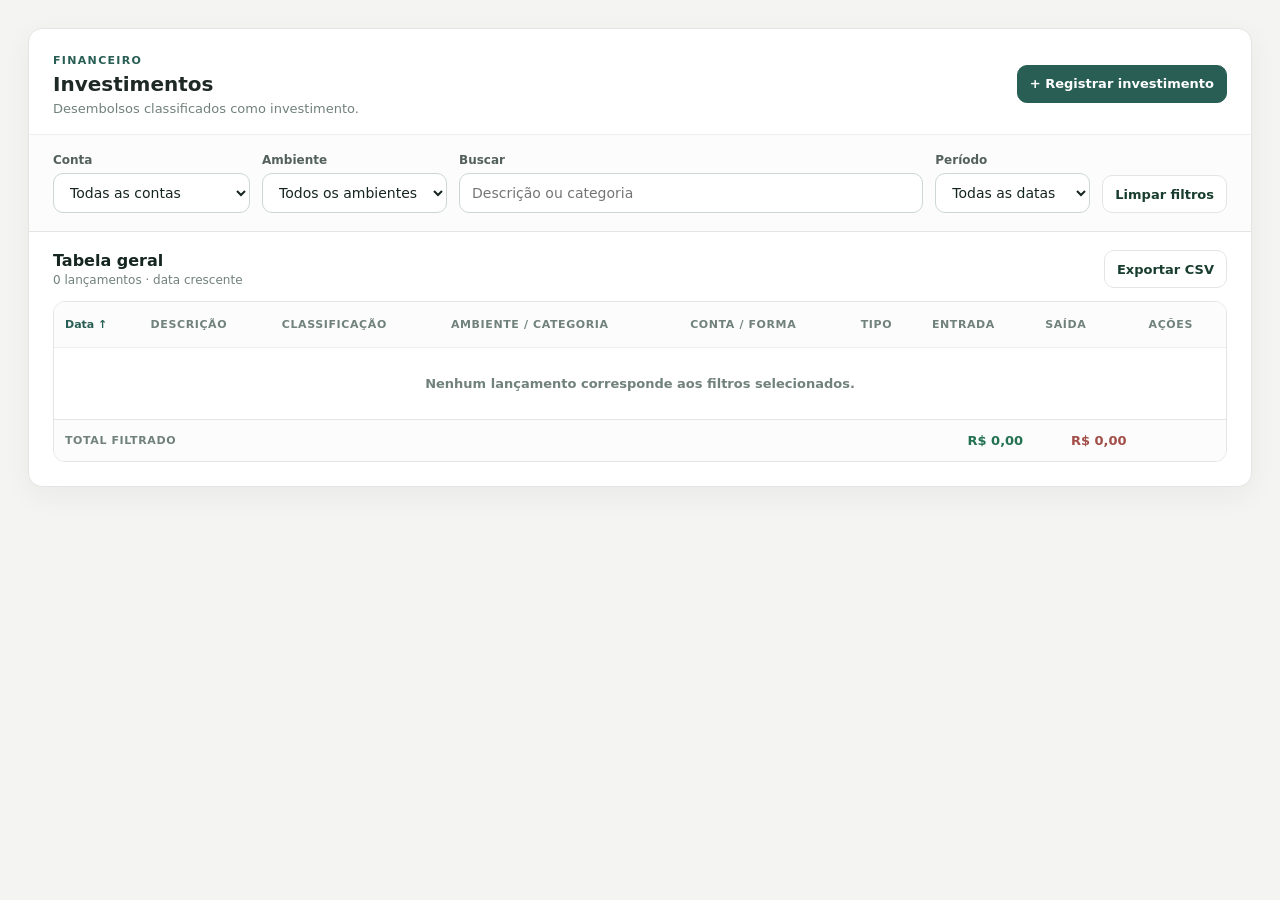
<file: modulos/investimentos/index.html>
<!doctype html>
<html lang="pt-BR"><head><meta charset="utf-8"><meta name="viewport" content="width=device-width,initial-scale=1">
<title>Investimentos · Enjoy Gestão V2</title><style>
/* Tokens visuais do Enjoy Gestão. Fonte: design system do baseline, preservado sem lógica de negócio. */
:root {
  color-scheme: light;

  /* Typography */
  --font-family-sans: Inter, ui-sans-serif, system-ui, -apple-system, BlinkMacSystemFont, "Segoe UI", sans-serif;
  --font-size-xs: 12px;
  --font-size-sm: 13px;
  --font-size-base: 14px;
  --font-size-md: 15px;
  --font-size-lg: 16px;
  --font-size-xl: 18px;
  --font-size-2xl: 20px;
  --font-size-3xl: 22px;
  --font-size-4xl: 27px;
  --line-height-tight: 1.2;
  --line-height-snug: 1.35;
  --line-height-body: 1.5;
  --font-weight-regular: 400;
  --font-weight-medium: 500;
  --font-weight-semibold: 600;
  --font-weight-bold: 700;
  --font-weight-strong: 800;

  /* Spacing — 2px base, 4px rhythm */
  --space-0: 0;
  --space-0-5: 2px;
  --space-1: 4px;
  --space-1-5: 6px;
  --space-2: 8px;
  --space-2-5: 10px;
  --space-3: 12px;
  --space-3-5: 14px;
  --space-4: 16px;
  --space-4-5: 18px;
  --space-5: 20px;
  --space-6: 24px;
  --space-7: 28px;
  --space-8: 32px;
  --space-9: 36px;
  --space-10: 40px;
  --space-12: 48px;
  --space-14: 56px;
  --space-16: 64px;

  /* Radius */
  --radius-xs: 6px;
  --radius-sm: 8px;
  --radius-md: 10px;
  --radius-lg: 12px;
  --radius-xl: 14px;
  --radius-2xl: 16px;
  --radius-3xl: 24px;
  --radius-pill: 999px;

  /* Control density */
  --control-height-compact: 34px;
  --control-height-sm: 36px;
  --control-height-md: 40px;
  --control-height-lg: 46px;
  --touch-target-min: 44px;

  /* Neutral / surface */
  --color-white: #ffffff;
  --color-canvas: #f4f5f3;
  --color-surface-subtle: #fbfcfb;
  --color-surface-hover: #f8faf9;
  --color-surface-active: #f6f8f7;
  --color-border-soft: #edf0ee;
  --color-border: #e2e6e3;
  --color-border-strong: #ccd7d2;
  --color-text-strong: #15251f;
  --color-text: #1e2825;
  --color-text-secondary: #53605c;
  --color-text-muted: #71817b;
  --color-text-faint: #8b9591;

  /* Brand */
  --color-brand-900: #183d2e;
  --color-brand-800: #1f4a43;
  --color-brand-700: #285e54;
  --color-brand-600: #36705d;
  --color-brand-500: #78a294;
  --color-brand-300: #9fc2b8;
  --color-brand-200: #d8e7e2;
  --color-brand-100: #eaf2ef;
  --color-brand-50: #f4f8f6;

  /* Semantic states */
  --color-success-700: #247153;
  --color-success-600: #2f8a66;
  --color-success-100: #eaf6f0;
  --color-danger-700: #a34f49;
  --color-danger-600: #c75c52;
  --color-danger-200: #efd0cd;
  --color-danger-100: #faeeec;
  --color-danger-50: #fff9f8;
  --color-warning-800: #5b4b11;
  --color-warning-700: #946d28;
  --color-warning-500: #c7924c;
  --color-warning-300: #e8cf72;
  --color-warning-200: #ead9bd;
  --color-warning-100: #fff6e3;
  --color-warning-50: #fffdf8;
  --color-info-700: #5b6d7d;
  --color-info-100: #eef2f6;
  --color-accent-700: #765b86;
  --color-accent-100: #f3eef7;

  /* RGB channels used for translucency without recreating colors per module */
  --rgb-brand: 40 94 84;
  --rgb-brand-strong: 24 61 46;
  --rgb-success: 36 113 83;
  --rgb-shadow: 31 44 39;
  --rgb-overlay: 20 34 29;
  --rgb-canvas: 244 245 243;

  /* Shadows */
  --shadow-none: none;
  --shadow-xs: 0 1px 3px rgb(var(--rgb-shadow) / 0.12);
  --shadow-sm: 0 2px 6px rgb(var(--rgb-shadow) / 0.08);
  --shadow-card: 0 8px 28px rgb(var(--rgb-shadow) / 0.05);
  --shadow-popover: 0 10px 30px rgb(var(--rgb-shadow) / 0.15);
  --shadow-float: 0 5px 16px rgb(var(--rgb-shadow) / 0.14);
  --shadow-dialog: 0 24px 70px rgb(var(--rgb-overlay) / 0.24);
  --shadow-sidebar: 2px 0 8px -5px rgb(var(--rgb-shadow) / 0.18);
  --shadow-sidebar-mobile: 8px 0 24px rgb(var(--rgb-shadow) / 0.14);

  /* Interaction */
  --focus-border: var(--color-brand-500);
  --focus-ring: 0 0 0 3px rgb(var(--rgb-brand) / 0.10);
  --transition-fast: 140ms ease;
  --transition-base: 180ms ease;
  --transition-slow: 250ms ease;

  /* Layout */
  --content-max-width: 1450px;
  --sidebar-width: 256px;
  --sidebar-width-collapsed: 80px;
  --topbar-height: 76px;
  --sidebar-brand-height: 80px;

  /* Compatibility aliases: existing modules can migrate incrementally. */
  --bg: var(--color-canvas);
  --panel: var(--color-white);
  --ink: var(--color-text);
  --muted: var(--color-text-muted);
  --line: var(--color-border);
  --brand: var(--color-brand-700);
  --brand2: var(--color-brand-800);
  --brand-dark: var(--color-brand-900);
  --soft: var(--color-brand-100);
  --good: var(--color-success-700);
  --bad: var(--color-danger-700);
  --warn: var(--color-warning-700);
  --goodbg: var(--color-success-100);
  --badbg: var(--color-danger-100);
  --warnbg: var(--color-warning-100);
  --r: var(--radius-xl);
  --shadow: var(--shadow-card);
}


/* Painel financeiro: superfícies, filtros, tabela e formulários do módulo Financeiro. */
.fv2-module{background:var(--color-white);border:1px solid var(--color-border);border-radius:var(--radius-xl);box-shadow:var(--shadow-card);overflow:hidden;color:var(--color-text)}
.fv2-heading{display:flex;justify-content:space-between;align-items:center;gap:20px;padding:22px 24px 18px;border-bottom:1px solid var(--color-border-soft)}
.fv2-heading h2{font-size:var(--font-size-2xl);line-height:1.2;margin:5px 0}
.fv2-heading p{color:var(--color-text-muted);margin:0;font-size:var(--font-size-sm)}
.fv2-heading>div>span{font-size:11px;letter-spacing:.12em;font-weight:800;color:var(--color-brand-700)}
.fv2-heading-actions{display:flex;gap:10px;flex-wrap:wrap}
.fv2-tabs{display:flex;gap:0;padding:14px 24px 0;border-bottom:1px solid var(--color-border);background:var(--color-white)}
.fv2-tab{appearance:none;border:0;border-bottom:3px solid transparent;margin-bottom:-1px;padding:10px 14px;background:transparent;color:var(--color-text-muted);font:inherit;font-size:13px;font-weight:700;cursor:pointer}.fv2-tab:hover{color:var(--color-brand-800)}.fv2-tab.is-active{border-bottom-color:var(--color-brand-700);color:var(--color-brand-900)}
.fv2-button{border:1px solid var(--color-border);min-height:38px;border-radius:var(--radius-md);padding:8px 12px;font-size:var(--font-size-sm);font-weight:700;background:var(--color-white);color:var(--color-brand-900)}
.fv2-button.primary{background:var(--color-brand-700);color:#fff;border-color:var(--color-brand-700)}
.fv2-button:hover{filter:brightness(.97)}
.fv2-filters{display:flex;align-items:end;flex-wrap:wrap;gap:12px;padding:18px 24px;background:var(--color-surface-subtle);border-bottom:1px solid var(--color-border)}
.fv2-filters label{display:grid;gap:6px;font-weight:700;font-size:12px;color:var(--color-text-secondary)}
.fv2-filters select,.fv2-filters input{height:40px;min-width:155px;max-width:260px;padding:8px 12px;border:1px solid var(--color-border-strong);border-radius:var(--radius-md);background:#fff;color:var(--color-text-strong);font-weight:400;font-size:14px}
.fv2-filters .fv2-search{flex:1;min-width:170px}.fv2-filters .fv2-search input{width:100%;max-width:none}
.fv2-table-heading{padding:18px 24px 13px;display:flex;align-items:center;justify-content:space-between;gap:16px;flex-wrap:wrap}
.fv2-table-heading h3{margin:0;font-size:var(--font-size-lg);color:var(--color-text-strong)}.fv2-table-heading p{margin:3px 0 0;color:var(--color-text-muted);font-size:var(--font-size-xs)}
.fv2-cards{display:grid;grid-template-columns:repeat(4,minmax(0,1fr));border-bottom:1px solid var(--color-border)}
.fv2-cards article{display:grid;gap:8px;padding:17px 20px;border-right:1px solid var(--color-border-soft);background:var(--color-surface-subtle)}.fv2-cards article:last-child{border-right:0}
.fv2-cards small{font-size:12px;color:var(--color-text-muted)}.fv2-cards strong{font-size:21px;color:var(--color-text-strong);font-weight:800}.fv2-cards span{font-size:11px;color:var(--color-text-faint)}
.fv2-in{color:var(--color-success-700)!important}.fv2-out{color:var(--color-danger-700)!important}
.fv2-scroll{overflow:auto;margin:0 24px 24px;border:1px solid var(--color-border);border-radius:var(--radius-lg)}
.fv2-table{width:100%;min-width:1160px;border-collapse:collapse;font-size:13px}
.fv2-table th{background:var(--color-surface-subtle);color:var(--color-text-muted);font-size:11px;letter-spacing:.055em;text-transform:uppercase;padding:12px 11px;white-space:nowrap;text-align:left}
.fv2-table td{padding:13px 11px;border-top:1px solid var(--color-border-soft);vertical-align:middle}
.fv2-table td small{display:block;margin-top:4px;color:var(--color-text-faint);font-size:11px}
.fv2-table td:first-child{font-variant-numeric:tabular-nums;white-space:nowrap;font-weight:700}.fv2-description{min-width:225px;max-width:350px}.fv2-description strong{font-weight:700;color:var(--color-text-strong)}
.fv2-chip{display:inline-block;border:1px solid var(--color-border);background:var(--color-brand-50);padding:3px 8px;border-radius:99px;color:var(--color-brand-900);font-size:12px}
.fv2-flow{display:inline-block;border-radius:99px;padding:4px 8px;font-size:11px;font-weight:700}.fv2-flow.in{background:var(--color-success-100);color:var(--color-success-700)}.fv2-flow.out{background:var(--color-danger-100);color:var(--color-danger-700)}
.fv2-money{text-align:right;white-space:nowrap;font-variant-numeric:tabular-nums;font-weight:700}.fv2-money.in{color:var(--color-success-700)}.fv2-money.out{color:var(--color-danger-700)}
.fv2-table tfoot th,.fv2-table tfoot td{font-weight:800;background:var(--color-surface-subtle);border-top:1px solid var(--color-border)}
.fv2-sort,.fv2-text-button{border:0;background:transparent;color:var(--color-brand-700);font-weight:700;padding:4px 0}.fv2-text-button{text-decoration:underline;text-underline-offset:3px;white-space:nowrap;font-size:12px}
.fv2-empty{text-align:center;padding:28px!important;color:var(--color-text-muted)}
.fv2-muted{color:var(--color-text-faint)}
.fv2-dialog{border:0;border-radius:var(--radius-xl);padding:0;width:min(600px,calc(100vw - 26px));max-height:92vh;box-shadow:0 20px 65px #0003;color:var(--color-text);overflow:auto}
.fv2-dialog::backdrop{background:#12261c95}.fv2-dialog-form header{padding:20px 24px;border-bottom:1px solid var(--color-border)}.fv2-dialog-form header h2{margin:0 0 6px;font-size:20px}.fv2-dialog-form header p{color:var(--color-text-muted);font-size:13px;margin:0}
.fv2-fields{padding:20px 24px;display:grid;grid-template-columns:1fr 1fr;gap:15px}.fv2-fields label{display:grid;gap:6px;font-size:12px;font-weight:700;color:var(--color-text-secondary)}
.fv2-fields input,.fv2-fields select{width:100%;min-width:0;min-height:40px;padding:8px 10px;background:#fff;border:1px solid var(--color-border-strong);border-radius:var(--radius-md);color:var(--color-text)}
.fv2-dialog-form footer{display:flex;justify-content:flex-end;gap:10px;padding:16px 24px;border-top:1px solid var(--color-border)}
.fv2-form-error{margin:0 24px 14px;color:var(--color-danger-700);font-weight:700;font-size:13px}
.fv2-dialog [data-fv2-new-category]{display:grid;grid-template-columns:1fr 1fr;gap:15px;grid-column:1/-1}.fv2-dialog .fv2-fields small{font-weight:400;color:var(--color-text-muted)}
@media(max-width:1000px){.fv2-cards{grid-template-columns:repeat(2,1fr)}.fv2-cards article:nth-child(2){border-right:0}.fv2-cards article:nth-child(-n+2){border-bottom:1px solid var(--color-border)}}
@media(max-width:700px){.fv2-heading{align-items:flex-start;padding:16px;flex-direction:column}.fv2-tabs{padding:10px 16px 0;overflow:auto}.fv2-tab{white-space:nowrap;padding:10px 11px}.fv2-filters{padding:14px 16px}.fv2-filters label{flex:1;min-width:145px}.fv2-filters select,.fv2-filters input{width:100%;max-width:none;min-width:0}.fv2-scroll{margin:0 12px 16px}.fv2-table-heading{padding:16px 12px}.fv2-cards{grid-template-columns:1fr 1fr}.fv2-cards article{padding:12px}.fv2-cards strong{font-size:16px}.fv2-fields{grid-template-columns:1fr;padding:15px}.fv2-dialog [data-fv2-new-category]{grid-template-columns:1fr}}

*{box-sizing:border-box}body{margin:0;padding:28px;background:var(--color-canvas);font-family:var(--font-family-sans);font-size:14px;color:var(--color-text)}button,input,select{font:inherit}button{cursor:pointer}.module-container{max-width:1450px;margin:auto}.toast{position:fixed;bottom:20px;right:20px;background:#183d2e;color:#fff;padding:12px 16px;border-radius:9px;display:none;z-index:100}.toast.visible{display:block}.fv2-dialog-form{margin:0}
@media(max-width:700px){body{padding:12px}}
</style></head><body>
<main class="module-container" id="module-root" aria-label="Módulo Investimentos"></main>
<div id="toast" class="toast" role="status" aria-live="polite"></div>
<!-- ÚNICA DEPENDÊNCIA EXTERNA: mock compartilhado com os demais módulos -->
<script src="../../mock/mock.js"></script>
<script>
/* Lógica original do Financeiro V2 incorporada a este módulo. */
(function financeShared() {
  "use strict";
  const key = "enjoy_resumo_movimentacoes_v1";
  const areas = {
    overview: { title: "Visão geral", hint: "Todos os lançamentos financeiros por data." },
    gains: { title: "Ganhos", hint: "Recebimentos de reservas e vendas avulsas, separados pela origem." },
    sales: { title: "Vendas", hint: "Registre vendas avulsas sem misturá-las aos recebimentos das reservas." },
    expenses: { title: "Despesas", hint: "Custos e despesas operacionais." },
    investments: { title: "Investimentos", hint: "Desembolsos classificados como investimento." }
  };
  const settings = new Map();
  const roots = new Map();
  let listening = false;
  const curr = () => new Date().toLocaleDateString("en-CA");
  const money = amount => new Intl.NumberFormat("pt-BR", { style: "currency", currency: "BRL" }).format(Number(amount) || 0);
  const esc = value => String(value ?? "").replace(/[&<>"']/g, char => ({ "&": "&amp;", "<": "&lt;", ">": "&gt;", '"': "&quot;", "'": "&#39;" })[char]);
  const normalize = value => String(value ?? "").normalize("NFD").replace(/[\u0300-\u036f]/g, "").toLocaleLowerCase("pt-BR");
  const uid = () => typeof crypto !== "undefined" && crypto.randomUUID ? crypto.randomUUID() : `${Date.now()}-${Math.random().toString(36).slice(2)}`;
  const accountLabel = id => window.EnjoyReceipts?.accountName?.(id) || (id ? `Conta ${id}` : "Sem conta informada");
  const canWrite = () => !!window.EnjoyPermissions?.can?.("modules.write") && !!window.EnjoyAccess?.canModule?.("finance-expenses");
  const canWriteFor = area => !!window.EnjoyPermissions?.can?.("modules.write") && !!window.EnjoyAccess?.canModule?.(area === "sales" || area === "gains" ? "finance-gains" : "finance-expenses");
  const source = () => window.EnjoyStore?.read?.(key, []) || [];
  const accounts = () => window.EnjoyReceipts?.accounts?.() || [];
  const expenseEnvironments = () => source().map(environment => ({
    id: String(environment.id || ""),
    name: String(environment.name || environment.nome || "Sem ambiente"),
    categories: (environment.categories || environment.categorias || [])
      .filter(category => category.flow !== "in" && category.classification !== "investment" && !String(category.integrationId || "").startsWith("operation:"))
      .map(category => ({ id: String(category.id || ""), name: String(category.name || category.nome || "Sem categoria"), classification: category.classification || "expense" }))
  }));
  function records() {
    const result = [];
    const reservations = window.EnjoyOperationsData?.records?.(window.EnjoyOperationsData?.KEYS?.reservations) || [];
    for (const environment of source()) {
      for (const category of environment.categories || environment.categorias || []) {
        const generated = String(category.integrationId || "").startsWith("operation:");
        const postings = generated
          ? Object.entries(category.days || {}).map(([date, amount], index) => ({ date, amount, description: category.name, index }))
          : Array.isArray(category.entries) && category.entries.length
          ? category.entries.map((entry, index) => ({ ...entry, index }))
          : Object.entries(category.days || {}).map(([date, amount], index) => ({ date, amount, description: category.name, index }));
        const linked = window.EnjoyReceipts?.reservationIdForMovement?.(category, reservations) || category.reservationId || "";
        const reservation = reservations.find(item => String(item.id) === String(linked));
        const classification = category.classification || (category.flow === "in" ? "revenue" : "expense");
        const flow = category.flow === "in" ? "in" : "out";
        for (const entry of postings) {
          const amount = Number(entry.amount);
          if (!/^\d{4}-\d{2}-\d{2}$/.test(String(entry.date || "")) || !Number.isFinite(amount) || amount <= 0) continue;
          result.push({
            id: entry.id || "",
            index: entry.index,
            environmentId: String(environment.id || ""),
            categoryId: String(category.id || ""),
            environment: String(environment.name || environment.nome || "Sem ambiente"),
            category: String(category.name || category.nome || "Sem categoria"),
            date: entry.date,
            description: String(entry.description || category.name || "Lançamento"),
            accountId: String(entry.accountId || category.accountId || ""),
            method: String(entry.method || category.method || ""),
            classification, flow, amount,
            generated, isSale: category.mode === "sale", groupId: String(entry.groupId || ""),
            recurrenceId: String(entry.recurrenceId || ""),
            recurrenceFrequency: String(entry.recurrenceFrequency || ""),
            recurrenceEndDate: String(entry.recurrenceEndDate || ""),
            reservationId: String(linked || ""),
            reservationChannel: reservation?.channel === "Booking" ? "Booking" : "Direta"
          });
        }
      }
    }
    return result.sort((a, b) => a.date.localeCompare(b.date) || a.description.localeCompare(b.description, "pt-BR"));
  }
  function inArea(row, area) {
    if (area === "gains") return row.flow === "in" && !row.isSale;
    if (area === "sales") return row.flow === "in" && row.isSale;
    if (area === "expenses") return row.flow === "out" && row.classification !== "investment";
    if (area === "investments") return row.flow === "out" && row.classification === "investment";
    return true;
  }
  function selection(area) {
    if (!settings.has(area)) settings.set(area, { account: "", environment: "", query: "", period: "all", from: "", to: "", descending: false, recurrenceFrequency: "all" });
    return settings.get(area);
  }
  function matches(row, filter) {
    if (filter.account && (filter.account === "__none__" ? !!row.accountId : row.accountId !== filter.account)) return false;
    if (filter.environment && row.environmentId !== filter.environment) return false;
    const month = new Date().toLocaleDateString("en-CA").slice(0, 7);
    if (filter.period === "month" && row.date.slice(0, 7) !== month) return false;
    if (filter.period === "range" && ((filter.from && row.date < filter.from) || (filter.to && row.date > filter.to))) return false;
    const haystack = normalize([row.description, row.environment, row.category, row.method, row.classification, accountLabel(row.accountId)].join(" "));
    return !filter.query || haystack.includes(normalize(filter.query));
  }
  function filtered(area) {
    const state = selection(area);
    const result = records().filter(row => {
      const recurrenceMatch = area !== "expenses" || state.recurrenceFrequency === "all" || (state.recurrenceFrequency === "daily" ? !row.recurrenceFrequency || row.recurrenceFrequency === "daily" : row.recurrenceFrequency === state.recurrenceFrequency);
      return inArea(row, area) && matches(row, state) && recurrenceMatch;
    });
    return state.descending ? result.reverse() : result;
  }
  function totals(rows) {
    const incoming = rows.filter(row => row.flow === "in").reduce((sum, row) => sum + row.amount, 0);
    const expenses = rows.filter(row => row.flow === "out" && row.classification !== "investment").reduce((sum, row) => sum + row.amount, 0);
    const investments = rows.filter(row => row.flow === "out" && row.classification === "investment").reduce((sum, row) => sum + row.amount, 0);
    return { incoming, expenses, investments, balance: incoming - expenses };
  }
  function options(items, current, label, getValue, getTitle) {
    return `<option value="">${esc(label)}</option>${items.map(item => `<option value="${esc(getValue(item))}" ${String(getValue(item)) === current ? "selected" : ""}>${esc(getTitle(item))}</option>`).join("")}`;
  }
  function filtersMarkup(area) {
    const state = selection(area);
    const rows = records().filter(row => inArea(row, area));
    const usedAccounts = new Set(rows.map(row => row.accountId));
    const accountList = [...accounts(), ...[...usedAccounts].filter(id => id && !accounts().some(item => item.id === id)).map(id => ({ id, name: accountLabel(id) }))].sort((a, b) => a.name.localeCompare(b.name, "pt-BR"));
    const environmentRows = rows.filter(row => !state.account || (state.account === "__none__" ? !row.accountId : row.accountId === state.account));
    const environments = [...new Map(environmentRows.map(row => [row.environmentId, { id: row.environmentId, name: row.environment }])).values()].sort((a, b) => a.name.localeCompare(b.name, "pt-BR"));
    if (state.environment && !environments.some(item => item.id === state.environment)) state.environment = "";
    return `<div class="fv2-filters" role="search" aria-label="Filtros financeiros">
      <label>Conta<select data-fv2-filter="account">${options(accountList, state.account, "Todas as contas", item => item.id, item => item.name)}<option value="__none__" ${state.account === "__none__" ? "selected" : ""}>Sem conta informada</option></select></label>
      <label>Ambiente<select data-fv2-filter="environment">${options(environments, state.environment, "Todos os ambientes", item => item.id, item => item.name)}</select></label>
      <label class="fv2-search">Buscar<input type="search" data-fv2-filter="query" value="${esc(state.query)}" placeholder="Descrição ou categoria"></label>
      <label>Período<select data-fv2-filter="period">
        <option value="all" ${state.period === "all" ? "selected" : ""}>Todas as datas</option>
        <option value="month" ${state.period === "month" ? "selected" : ""}>Mês atual</option>
        <option value="range" ${state.period === "range" ? "selected" : ""}>Personalizado</option>
      </select></label>
      ${area === "expenses" ? `<label>Frequência<select data-fv2-filter="recurrenceFrequency"><option value="all" ${state.recurrenceFrequency === "all" ? "selected" : ""}>Todos os lançamentos</option><option value="monthly" ${state.recurrenceFrequency === "monthly" ? "selected" : ""}>Mensais</option><option value="weekly" ${state.recurrenceFrequency === "weekly" ? "selected" : ""}>Semanais</option><option value="daily" ${state.recurrenceFrequency === "daily" ? "selected" : ""}>Diários</option></select></label>` : ""}
      ${state.period === "range" ? `<label>De<input type="date" data-fv2-filter="from" value="${esc(state.from)}"></label><label>Até<input type="date" data-fv2-filter="to" value="${esc(state.to)}"></label>` : ""}
      <button type="button" class="fv2-button secondary" data-fv2-action="reset">Limpar filtros</button>
    </div>`;
  }
  function tableMarkup(area) {
    const rows = filtered(area), sum = totals(rows), state = selection(area);
    const body = rows.map(row => {
      const title = row.generated ? "Gerado automaticamente; edite a reserva de origem" : row.groupId ? "Lançamento agrupado; edite no módulo original" : "";
      const action = row.reservationId
        ? window.EnjoyAccess?.canModule?.("reservations")
          ? `<button class="fv2-text-button" type="button" data-fv2-action="reservation" data-reservation-id="${esc(row.reservationId)}">Abrir reserva</button>`
          : '<span class="fv2-muted">Origem: reserva</span>'
        : row.generated || row.groupId || (row.flow === "in" && !row.isSale) || !canWriteFor(area)
        ? `<span class="fv2-muted" title="${esc(title)}">—</span>`
        : `<button class="fv2-text-button" type="button" data-fv2-action="edit" data-environment-id="${esc(row.environmentId)}" data-category-id="${esc(row.categoryId)}" data-entry-index="${row.index}">Editar</button>`;
      const typeLabel = row.flow === "in" ? "Entrada" : "Saída";
      const classificationLabel = ({ revenue: "Ganho", cost: "Custo operacional", expense: "Despesa", investment: "Investimento", transfer: "Transferência" })[row.classification] || row.classification;
      return `<tr><td><time datetime="${esc(row.date)}">${row.date.split("-").reverse().join("/")}</time></td>
        <td class="fv2-description"><strong>${esc(row.description)}</strong>${row.generated ? '<small>Gerado automaticamente</small>' : ""}</td>
        <td>${esc(classificationLabel)}</td>
        <td><span class="fv2-chip">${esc(row.environment)}</span><small>${esc(row.category)}</small></td>
        <td><span class="fv2-chip">${esc(accountLabel(row.accountId))}</span><small>${esc(row.method || "Não informada")}</small></td>
        <td><span class="fv2-flow ${row.flow}">${typeLabel}</span></td>
        <td class="fv2-money in">${row.flow === "in" ? money(row.amount) : "—"}</td>
        <td class="fv2-money out">${row.flow === "out" ? money(row.amount) : "—"}</td><td>${action}</td></tr>`;
    }).join("") || '<tr><td colspan="9" class="fv2-empty">Nenhum lançamento corresponde aos filtros selecionados.</td></tr>';
    const overview = area === "overview" ? `<div class="fv2-cards">
      <article><small>Saldo operacional</small><strong>${money(sum.balance)}</strong><span>Ganhos menos despesas</span></article>
      <article><small>Ganhos</small><strong class="fv2-in">${money(sum.incoming)}</strong></article>
      <article><small>Despesas</small><strong class="fv2-out">${money(sum.expenses)}</strong></article>
      <article><small>Investimentos</small><strong>${money(sum.investments)}</strong></article>
    </div>` : "";
    return `${overview}<div class="fv2-table-heading"><div><h3>Tabela geral</h3><p>${rows.length} ${rows.length === 1 ? "lançamento" : "lançamentos"} · ${state.descending ? "data decrescente" : "data crescente"}</p></div><button type="button" class="fv2-button secondary" data-fv2-action="export">Exportar CSV</button></div>
      <div class="fv2-scroll" role="region" aria-label="Lançamentos financeiros; rolagem horizontal" tabindex="0">
        <table class="fv2-table"><thead><tr><th><button type="button" class="fv2-sort" data-fv2-action="sort">Data ${state.descending ? "↓" : "↑"}</button></th><th>Descrição</th><th>Classificação</th><th>Ambiente / categoria</th><th>Conta / forma</th><th>Tipo</th><th>Entrada</th><th>Saída</th><th>Ações</th></tr></thead>
        <tbody>${body}</tbody><tfoot><tr><th colspan="6">Total filtrado</th><td class="fv2-money in">${money(sum.incoming)}</td><td class="fv2-money out">${money(sum.expenses + sum.investments)}</td><td></td></tr></tfoot></table>
      </div>`;
  }
  function renderContent(area) {
    const root = roots.get(area) || (area === "sales" ? roots.get("gains") : null);
    if (!root) return;
    const target = root.querySelector("[data-fv2-results]");
    if (target) target.innerHTML = tableMarkup(area);
  }
  function render(area) {
    if (area === "sales") {
      selection("gains").gainTab = "sales";
      render("gains");
      return;
    }
    const root = roots.get(area);
    if (!root) return;
    const activeArea = area === "gains" && selection("gains").gainTab === "sales" ? "sales" : area;
    root.dataset.fv2ViewArea = activeArea;
    const info = areas[activeArea];
    const gainTabs = area === "gains" ? `<nav class="fv2-tabs" aria-label="Origem dos ganhos"><button type="button" class="fv2-tab ${activeArea === "gains" ? "is-active" : ""}" data-fv2-action="gain-tab" data-fv2-tab="gains" aria-selected="${activeArea === "gains"}">Recebimentos de reservas</button><button type="button" class="fv2-tab ${activeArea === "sales" ? "is-active" : ""}" data-fv2-action="gain-tab" data-fv2-tab="sales" aria-selected="${activeArea === "sales"}">Vendas</button></nav>` : "";
    const actionLabel = activeArea === "expenses" ? "Adicionar despesa" : activeArea === "investments" ? "Registrar investimento" : "Registrar venda";
    root.innerHTML = `<section class="fv2-module">
      <header class="fv2-heading"><div><span>FINANCEIRO</span><h2>${info.title}</h2><p>${info.hint}</p></div>
      <div class="fv2-heading-actions">${["expenses", "investments", "sales"].includes(activeArea) && canWriteFor(activeArea) ? `<button class="fv2-button primary" data-fv2-action="new">+ ${actionLabel}</button>` : ""}</div></header>
      ${gainTabs}${filtersMarkup(activeArea)}<div data-fv2-results>${tableMarkup(activeArea)}</div>
    </section>`;
  }
  function renderAll() { for (const area of roots.keys()) render(area); }
  function editDestinations(area) {
    return source().flatMap(env => (env.categories || []).filter(cat => {
      if (String(cat.integrationId || "").startsWith("operation:")) return false;
      if (area === "sales") return cat.flow === "in" && cat.classification === "revenue" && cat.mode === "sale";
      return cat.flow !== "in" && (area === "investments" ? cat.classification === "investment" : cat.classification !== "investment");
    }).map(cat => ({ id: `${env.id}::${cat.id}`, label: `${env.name} · ${cat.name}` })));
  }

  async function saveExpenseOccurrences({ environmentId, categoryId, newCategory, classification, entries }) {
    if (!canWrite()) throw new Error("Sem permissão para alterar lançamentos.");
    const data = structuredClone(source());
    const environment = data.find(item => String(item.id) === String(environmentId));
    if (!environment) throw new Error("O ambiente desta recorrência não está disponível.");
    environment.categories ||= environment.categorias || [];
    let category = environment.categories.find(item => String(item.id) === String(categoryId));
    if (!category && newCategory) {
      const name = String(newCategory).trim();
      if (!name) throw new Error("Informe uma categoria para esta despesa.");
      category = environment.categories.find(item => normalize(item.name) === normalize(name));
      if (!category) {
        category = { id: uid(), name, flow: "out", classification: classification === "cost" ? "cost" : "expense", businessArea: environment.name, entries: [], days: {} };
        environment.categories.push(category);
      }
    }
    if (!category || category.flow === "in" || category.classification === "investment" || String(category.integrationId || "").startsWith("operation:")) throw new Error("Categoria incompatível ou indisponível.");
    if (!Array.isArray(category.entries) || !category.entries.length) category.entries = Object.entries(category.days || {}).map(([date, amount]) => ({ id: uid(), date, description: category.name, amount: Number(amount), accountId: category.accountId || "", method: category.method || "" }));
    const next = entries.map(entry => ({ id: uid(), date: entry.date, description: String(entry.description).trim(), amount: Number(entry.amount), accountId: String(entry.accountId || ""), method: String(entry.method || ""), recurrenceId: String(entry.recurrenceId || ""), recurrenceFrequency: String(entry.recurrenceFrequency || ""), recurrenceEndDate: String(entry.recurrenceEndDate || ""), recurrenceDate: String(entry.recurrenceDate || "") }));
    category.entries.push(...next);
    category.days = category.entries.reduce((result, item) => { result[item.date] = (result[item.date] || 0) + Number(item.amount || 0); return result; }, {});
    await window.EnjoyStore.writeAsync(key, data);
    renderAll();
    return next;
  }

  async function saveExpenseOccurrence(input) { return saveExpenseOccurrences({ ...input, entries: [input.entry] }); }

  const expenseApi = Object.freeze({
    money, esc, uid, accounts, records, canWrite, expenseEnvironments, saveExpenseOccurrence, saveExpenseOccurrences,
    editExpenseEntry: row => buildDialog("expenses", row), renderAll
  });
  function recurrenceDates(start, frequency, end) {
    const result = [], first = new Date(`${start}T12:00:00`), preferredDay = first.getDate();
    for (let date = first, index = 0; index < 800 && isoDate(date) <= end; index += 1) {
      result.push(isoDate(date));
      date = frequency === "weekly" ? new Date(date.getFullYear(), date.getMonth(), date.getDate() + 7) : new Date(first.getFullYear(), first.getMonth() + index + 1, Math.min(preferredDay, new Date(first.getFullYear(), first.getMonth() + index + 2, 0).getDate()));
    }
    return result;
  }
  function isoDate(date) { return new Date(date.getFullYear(), date.getMonth(), date.getDate()).toLocaleDateString("en-CA"); }
  function buildDialog(area, edit) {
    const isEdit = !!edit;
    const d = document.createElement("dialog");
    d.className = "fv2-dialog";
    d.setAttribute("aria-label", isEdit ? (area === "sales" ? "Editar venda" : "Editar lançamento") : (area === "sales" ? "Nova venda" : "Novo lançamento"));
    const choices = editDestinations(area);
    const chosen = edit ? `${edit.environmentId}::${edit.categoryId}` : (choices[0]?.id || "__new__");
    const currentAccount = edit?.accountId || "";
    const usableAccounts = [...accounts().filter(item => item.active || item.id === currentAccount)];
    const existingSeries = isEdit && Boolean(edit?.recurrenceFrequency);
    const currentFrequency = edit?.recurrenceFrequency || "daily";
    const frequencyLabel = { daily: "Diária", weekly: "Semanal", monthly: "Mensal" };
    const recurrenceFields = area !== "expenses" ? "" : existingSeries
      ? `<label>Frequência da série<input value="${frequencyLabel[currentFrequency] || "Recorrente"}" readonly><small>Esta ocorrência pode ser alterada individualmente. A frequência da série permanece preservada.</small></label>`
      : `<label>Frequência<select name="frequency"><option value="daily" ${currentFrequency === "daily" ? "selected" : ""}>Diária</option><option value="weekly" ${currentFrequency === "weekly" ? "selected" : ""}>Semanal</option><option value="monthly" ${currentFrequency === "monthly" ? "selected" : ""}>Mensal</option></select><small>Diária cria somente este lançamento.</small></label><label data-fv2-recurrence-end hidden>Vigência<select name="endMode"><option value="indefinite">Tempo indeterminado</option><option value="until">Até uma data</option></select></label><label data-fv2-recurrence-until hidden>Data final<input type="date" name="endDate"></label>`;
    d.innerHTML = `<form class="fv2-dialog-form" novalidate>
      <header><h2>${isEdit ? area === "sales" ? "Editar venda" : "Editar lançamento" : area === "investments" ? "Registrar investimento" : area === "sales" ? "Registrar venda" : "Adicionar despesa"}</h2><p>${isEdit ? existingSeries ? "Atualize somente esta ocorrência da série." : "Atualize este lançamento." : area === "sales" ? "A venda será registrada como ganho avulso, separada dos recebimentos de reservas." : "O registro será salvo na base financeira compartilhada do Enjoy."}</p></header>
      <div class="fv2-fields">
        ${isEdit || area === "sales" ? "" : `<label>Ambiente / categoria<select name="destination"><option value="__new__" ${chosen === "__new__" ? "selected" : ""}>+ Criar nova categoria</option>${choices.map(item => `<option value="${esc(item.id)}" ${item.id === chosen ? "selected" : ""}>${esc(item.label)}</option>`).join("")}</select></label>
        <label>Ambiente para nova categoria<input name="newEnvironment" placeholder="Ex.: Operação"></label>
        <label>Nome da nova categoria<input name="newCategory" placeholder="Ex.: Manutenção"></label>
        ${area === "expenses" ? `<label>Classificação para nova categoria<select name="newClassification"><option value="expense">Despesa</option><option value="cost">Custo operacional</option></select></label>` : ""}`}
        <label>Data<input type="date" name="date" value="${esc(edit?.date || curr())}" required></label>
        ${recurrenceFields}
        <label>Descrição<input name="description" value="${esc(edit?.description || "")}" required maxlength="240"></label>
        <label>Valor (R$)<input type="number" min="0.01" step="0.01" name="amount" value="${esc(edit?.amount || "")}" required></label>
        <label>Conta<select name="accountId"><option value="">Sem conta informada</option>${usableAccounts.map(item => `<option value="${esc(item.id)}" ${currentAccount === item.id ? "selected" : ""}>${esc(item.name)}${item.active ? "" : " (inativa)"}</option>`).join("")}</select></label>
        <label>Forma de pagamento<input name="method" value="${esc(edit?.method || "")}" placeholder="Pix, cartão, dinheiro..."></label>
      </div>
      <p class="fv2-form-error" role="alert" hidden></p>
      <footer><button type="button" class="fv2-button secondary" data-fv2-close>Cancelar</button><button type="submit" class="fv2-button primary">Salvar lançamento</button></footer>
    </form>`;
    d.querySelector("[data-fv2-close]").addEventListener("click", () => d.close());
    d.addEventListener("click", event => { if (event.target === d) d.close(); });
    d.addEventListener("close", () => d.remove(), { once: true });
    const frequency = d.querySelector('[name="frequency"]'), recurrenceEnd = d.querySelector('[data-fv2-recurrence-end]'), recurrenceUntil = d.querySelector('[data-fv2-recurrence-until]');
    const updateRecurrenceControls = () => { if (!frequency) return; const recurring = ["weekly", "monthly"].includes(frequency.value); recurrenceEnd.hidden = !recurring; recurrenceUntil.hidden = !recurring || d.querySelector('[name="endMode"]')?.value !== "until"; };
    if (frequency) frequency.addEventListener("change", updateRecurrenceControls);
    d.querySelector('[name="endMode"]')?.addEventListener("change", updateRecurrenceControls);
    d.querySelector("form").addEventListener("submit", async event => {
      event.preventDefault();
      const form = event.currentTarget, fields = Object.fromEntries(new FormData(form));
      const error = d.querySelector(".fv2-form-error");
      const warn = message => { error.hidden = false; error.textContent = message; };
      const amount = Number(fields.amount);
      if (!canWriteFor(area)) return warn("Sem permissão para alterar lançamentos.");
      if (!/^\d{4}-\d{2}-\d{2}$/.test(fields.date || "") || !Number.isFinite(Date.parse(`${fields.date}T12:00:00Z`)) || new Date(`${fields.date}T12:00:00Z`).toISOString().slice(0, 10) !== fields.date) return warn("Informe uma data válida.");
      if (!Number.isFinite(amount) || amount <= 0) return warn("Informe um valor maior que zero.");
      if (!String(fields.description || "").trim()) return warn("Informe a descrição.");
      const button = form.querySelector('[type="submit"]');
      button.disabled = true;
      try {
        const data = structuredClone(source());
        let env, cat;
        if (isEdit) {
          env = data.find(item => String(item.id) === edit.environmentId);
          cat = env?.categories?.find(item => String(item.id) === edit.categoryId);
          if (!cat || String(cat.integrationId || "").startsWith("operation:")) throw new Error("Categoria indisponível para edição.");
        } else if (area === "sales") {
          env = data.find(item => normalize(item.name) === "vendas");
          if (!env) { env = { id: uid(), name: "Vendas", categories: [] }; data.push(env); }
          env.categories ||= env.categorias || [];
          cat = env.categories.find(item => item.mode === "sale" && item.flow === "in" && item.classification === "revenue");
          if (!cat) {
            cat = { id: uid(), name: "Vendas avulsas", flow: "in", classification: "revenue", mode: "sale", businessArea: "Vendas", entries: [], days: {} };
            env.categories.push(cat);
          }
        } else if (fields.destination === "__new__") {
          const environmentName = String(fields.newEnvironment || "").trim();
          const categoryName = String(fields.newCategory || "").trim();
          if (!environmentName || !categoryName) throw new Error("Informe o ambiente e a categoria.");
          env = data.find(item => normalize(item.name) === normalize(environmentName));
          if (!env) { env = { id: uid(), name: environmentName, categories: [] }; data.push(env); }
          const duplicate = (env.categories || []).find(item => normalize(item.name) === normalize(categoryName));
          if (duplicate) throw new Error("Esta categoria já existe neste ambiente. Selecione-a na lista.");
          cat = { id: uid(), name: categoryName, flow: area === "sales" ? "in" : "out", classification: area === "sales" ? "revenue" : area === "investments" ? "investment" : fields.newClassification === "cost" ? "cost" : "expense", mode: area === "sales" ? "sale" : undefined, businessArea: environmentName, entries: [], days: {} };
          env.categories ||= [];
          env.categories.push(cat);
        } else {
          const [envId, catId] = String(fields.destination || "").split("::");
          env = data.find(item => String(item.id) === envId);
          cat = env?.categories?.find(item => String(item.id) === catId);
          const incompatible = area === "sales"
            ? cat?.flow !== "in" || cat?.classification !== "revenue" || cat?.mode !== "sale"
            : cat?.flow === "in" || (area === "investments") !== (cat?.classification === "investment");
          if (!cat || incompatible || String(cat.integrationId || "").startsWith("operation:")) throw new Error("Categoria incompatível ou indisponível.");
        }
        if (!Array.isArray(cat.entries) || !cat.entries.length) {
          cat.entries = Object.entries(cat.days || {}).map(([date, value]) => ({ id: uid(), date, description: cat.name, amount: Number(value), accountId: cat.accountId || "", method: cat.method || "" }));
        }
        const frequency = area === "expenses" ? (existingSeries ? currentFrequency : fields.frequency || "daily") : "daily";
        const recurring = ["weekly", "monthly"].includes(frequency);
        const endDate = recurring ? (fields.endMode === "until" ? fields.endDate : isoDate(new Date(new Date(`${fields.date}T12:00:00`).getFullYear(), new Date(`${fields.date}T12:00:00`).getMonth() + 12, new Date(`${fields.date}T12:00:00`).getDate()))) : fields.date;
        if (recurring && !existingSeries && (!/^\d{4}-\d{2}-\d{2}$/.test(endDate || "") || endDate < fields.date)) throw new Error("Informe uma data final válida para a recorrência.");
        const dates = recurring && !existingSeries ? recurrenceDates(fields.date, frequency, endDate) : [fields.date];
        const seriesId = recurring ? (existingSeries ? String(edit.recurrenceId || uid()) : uid()) : "";
        const recurrence = recurring ? { recurrenceId: seriesId, recurrenceFrequency: frequency, recurrenceEndDate: fields.endMode === "until" ? endDate : "", recurrenceDate: fields.date } : { recurrenceId: "", recurrenceFrequency: "", recurrenceEndDate: "", recurrenceDate: "" };
        const entry = { date: fields.date, description: String(fields.description).trim(), amount, accountId: String(fields.accountId || ""), method: String(fields.method || "") };
        if (isEdit) {
          const original = cat.entries[edit.index];
          if (!original || original.groupId) throw new Error("O lançamento mudou. Atualize a tela antes de editar.");
          cat.entries[edit.index] = { ...original, ...entry, ...(existingSeries ? {} : recurrence), id: original.id || uid() };
          if (recurring && !existingSeries) cat.entries.push(...dates.filter(date => date > fields.date).map(date => ({ id: uid(), ...entry, ...recurrence, date, recurrenceDate: date })));
        } else cat.entries.push(...dates.map(date => ({ id: uid(), ...entry, date, recurrenceId: seriesId, recurrenceFrequency: recurring ? frequency : "", recurrenceEndDate: recurring && fields.endMode === "until" ? endDate : "", recurrenceDate: recurring ? date : "" })));
        const updated = {};
        for (const item of cat.entries) updated[item.date] = (updated[item.date] || 0) + Number(item.amount || 0);
        cat.days = updated;
        await window.EnjoyStore.writeAsync(key, data);
        d.close();
        renderAll();
        window.EnjoyUI?.success?.("Lançamento salvo.");
      } catch (err) { warn(err?.message || "Não foi possível salvar o lançamento."); }
      finally { if (d.isConnected) button.disabled = false; }
    });
    document.body.append(d);
    d.showModal();
  }
  function exportCSV(area) {
    const cols = ["data", "descricao", "classificacao", "ambiente", "categoria", "conta", "forma", "tipo", "valor"];
    const line = value => { const text = String(value ?? ""); const safe = ["=", "+", "-", "@", "\t", "\r"].includes(text.charAt(0)) ? "'" + text : text; return '"' + safe.replaceAll('"', '""') + '"'; };
    const rows = filtered(area).map(row => [row.date, row.description, row.classification, row.environment, row.category, accountLabel(row.accountId), row.method, row.flow === "in" ? "Entrada" : "Saída", row.amount.toFixed(2)].map(line).join(";"));
    const csv = "\ufeff" + [cols.join(";"), ...rows].join("\r\n");
    const url = URL.createObjectURL(new Blob([csv], { type: "text/csv;charset=utf-8" }));
    const a = document.createElement("a"); a.href = url; a.download = `enjoy-financeiro-v2-${area}.csv`; document.body.append(a); a.click(); a.remove();
    setTimeout(() => URL.revokeObjectURL(url), 1000);
  }
  function onClick(area, event) {
    const el = event.target.closest("[data-fv2-action]");
    if (!el) return;
    const action = el.dataset.fv2Action;
    const state = selection(area);
    if (action === "gain-tab") { selection("gains").gainTab = el.dataset.fv2Tab === "sales" ? "sales" : "gains"; render("gains"); return; }
    if (action === "reset") { settings.delete(area); render(area); return; }
    if (action === "sort") { state.descending = !state.descending; renderContent(area); return; }
    if (action === "export") { exportCSV(area); return; }
    if (action === "new" && canWriteFor(area) && ["expenses", "investments", "sales"].includes(area)) { buildDialog(area, null); return; }
    if (action === "edit" && canWriteFor(area)) {
      const row = records().find(item => item.environmentId === el.dataset.environmentId && item.categoryId === el.dataset.categoryId && item.index === Number(el.dataset.entryIndex));
      if (row && !row.generated && !row.groupId && (row.flow === "out" || row.isSale)) buildDialog(area, row);
      return;
    }
    if (action === "reservation") {
      const id = el.dataset.reservationId;
      const dataKey = window.EnjoyOperationsData?.KEYS?.reservations;
      const reservation = window.EnjoyOperationsData?.records?.(dataKey)?.find(item => String(item.id) === String(id));
      if (!reservation) { window.EnjoyUI?.warning?.("A reserva vinculada não está disponível."); return; }
      window.EnjoyNavigation.open("reservations");
      const opened = window.EnjoyModules.reservations?.focusReservation?.(id, reservation.checkin || "");
      if (opened === false) window.EnjoyUI?.warning?.("Reserva não encontrada.");
    }
  }
  function onFilter(area, event) {
    const input = event.target.closest("[data-fv2-filter]");
    if (!input) return;
    const state = selection(area);
    state[input.dataset.fv2Filter] = input.value;
    if (event.type === "input" && input.dataset.fv2Filter === "query") renderContent(area);
    else render(area);
  }
  function mount(root, area) {
    if (!root || !areas[area]) return;
    // Uma única área visível por vez no laboratório; evita remontagens concorrentes.
    roots.clear();
    roots.set(area, root);
    if (!root.dataset.fv2Bound) {
      root.dataset.fv2Bound = "1";
      root.addEventListener("click", event => onClick(root.dataset.fv2ViewArea || root.dataset.fv2Area, event));
      root.addEventListener("change", event => onFilter(root.dataset.fv2ViewArea || root.dataset.fv2Area, event));
      root.addEventListener("input", event => { if (event.target.matches('[data-fv2-filter="query"]')) onFilter(root.dataset.fv2ViewArea || root.dataset.fv2Area, event); });
    }
    root.dataset.fv2Area = area;
    if (!listening) {
      listening = true;
      window.EnjoyStore.subscribe(key, renderAll);
      window.EnjoyStore.subscribe(window.EnjoyDataKeys.financeSettings, renderAll);
      if (window.EnjoyOperationsData?.KEYS?.reservations) window.EnjoyStore.subscribe(window.EnjoyOperationsData.KEYS.reservations, renderAll);
      window.addEventListener("enjoy:lodging-change", renderAll);
    }
    render(area);
  }
  window.EnjoyFinance = Object.freeze({ mount, records, filtered, totals, inArea, matches, expenseEnvironments, saveExpenseOccurrence, saveExpenseOccurrences, editExpenseEntry: row => buildDialog("expenses", row) });
})();

</script>
<script>window.EnjoyMockReady.then(()=>window.EnjoyFinance.mount(document.getElementById('module-root'),'investments'));</script>
</body></html>
</file>
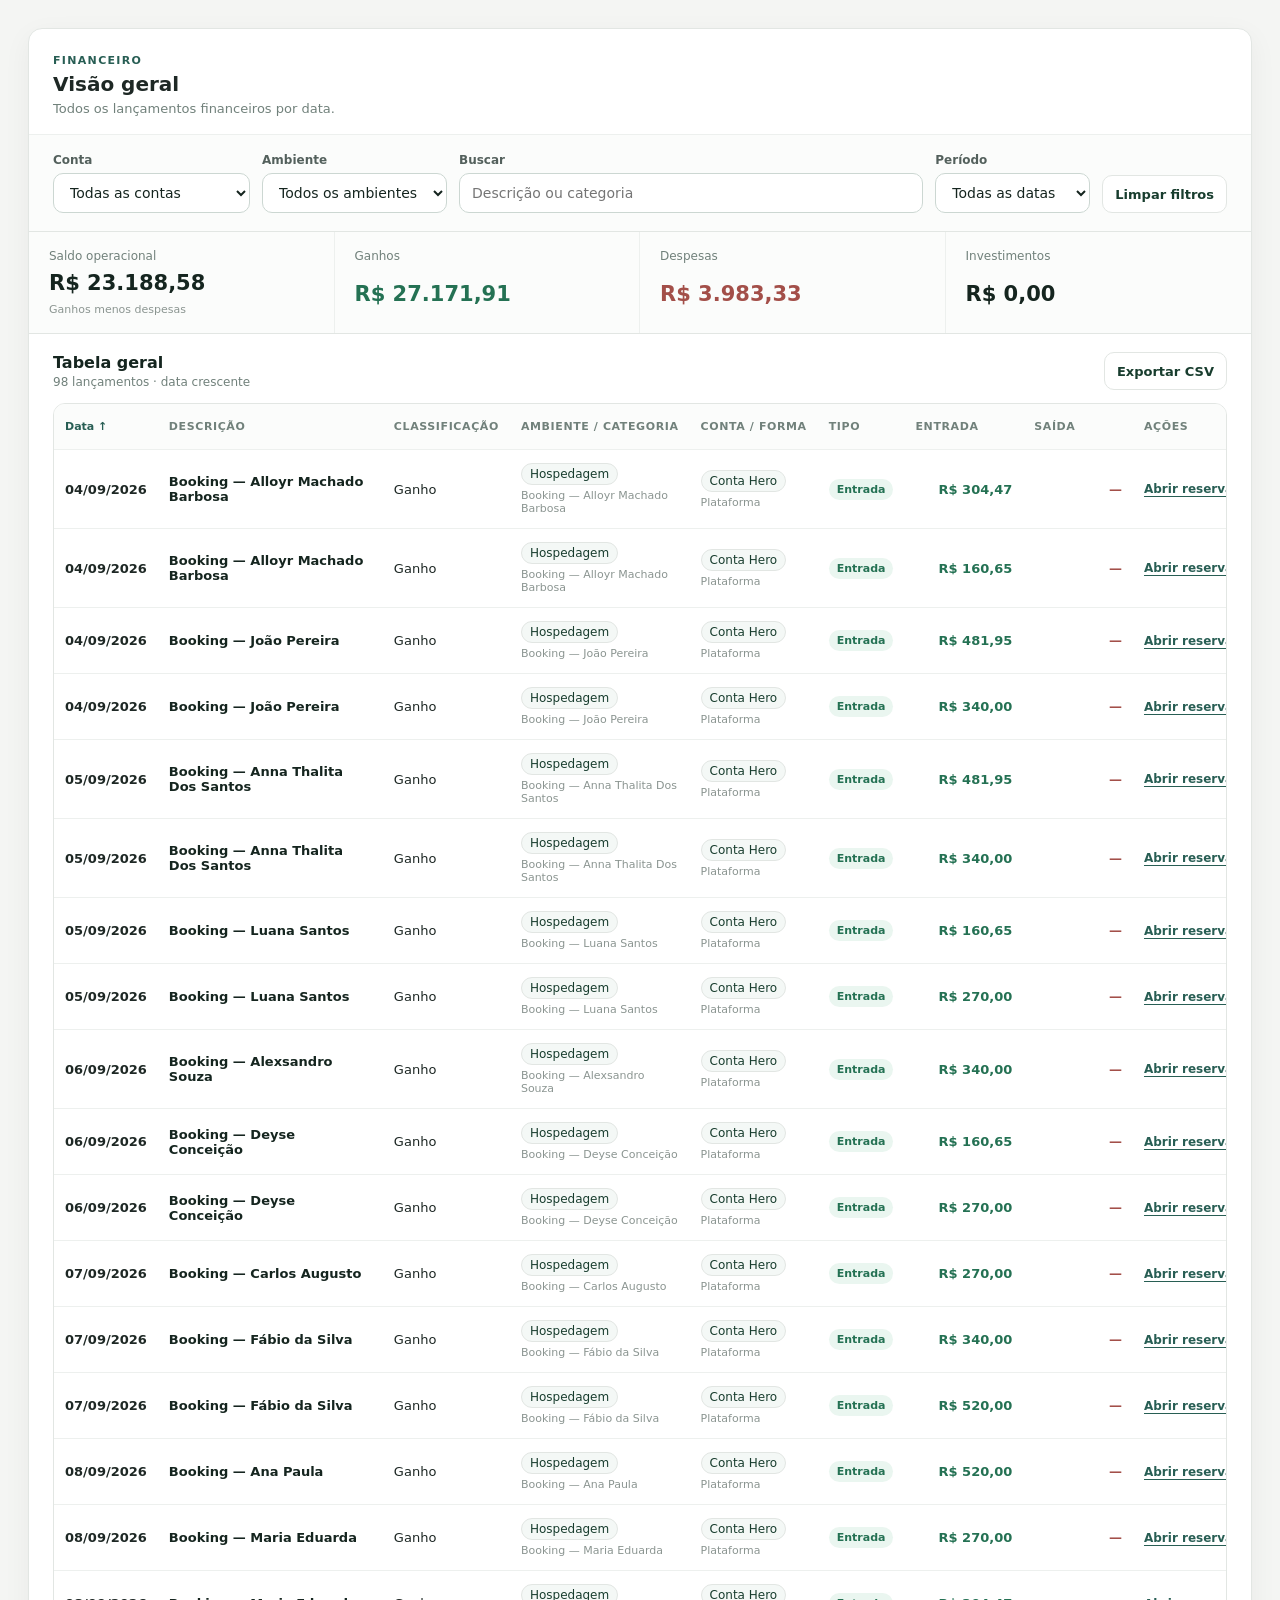
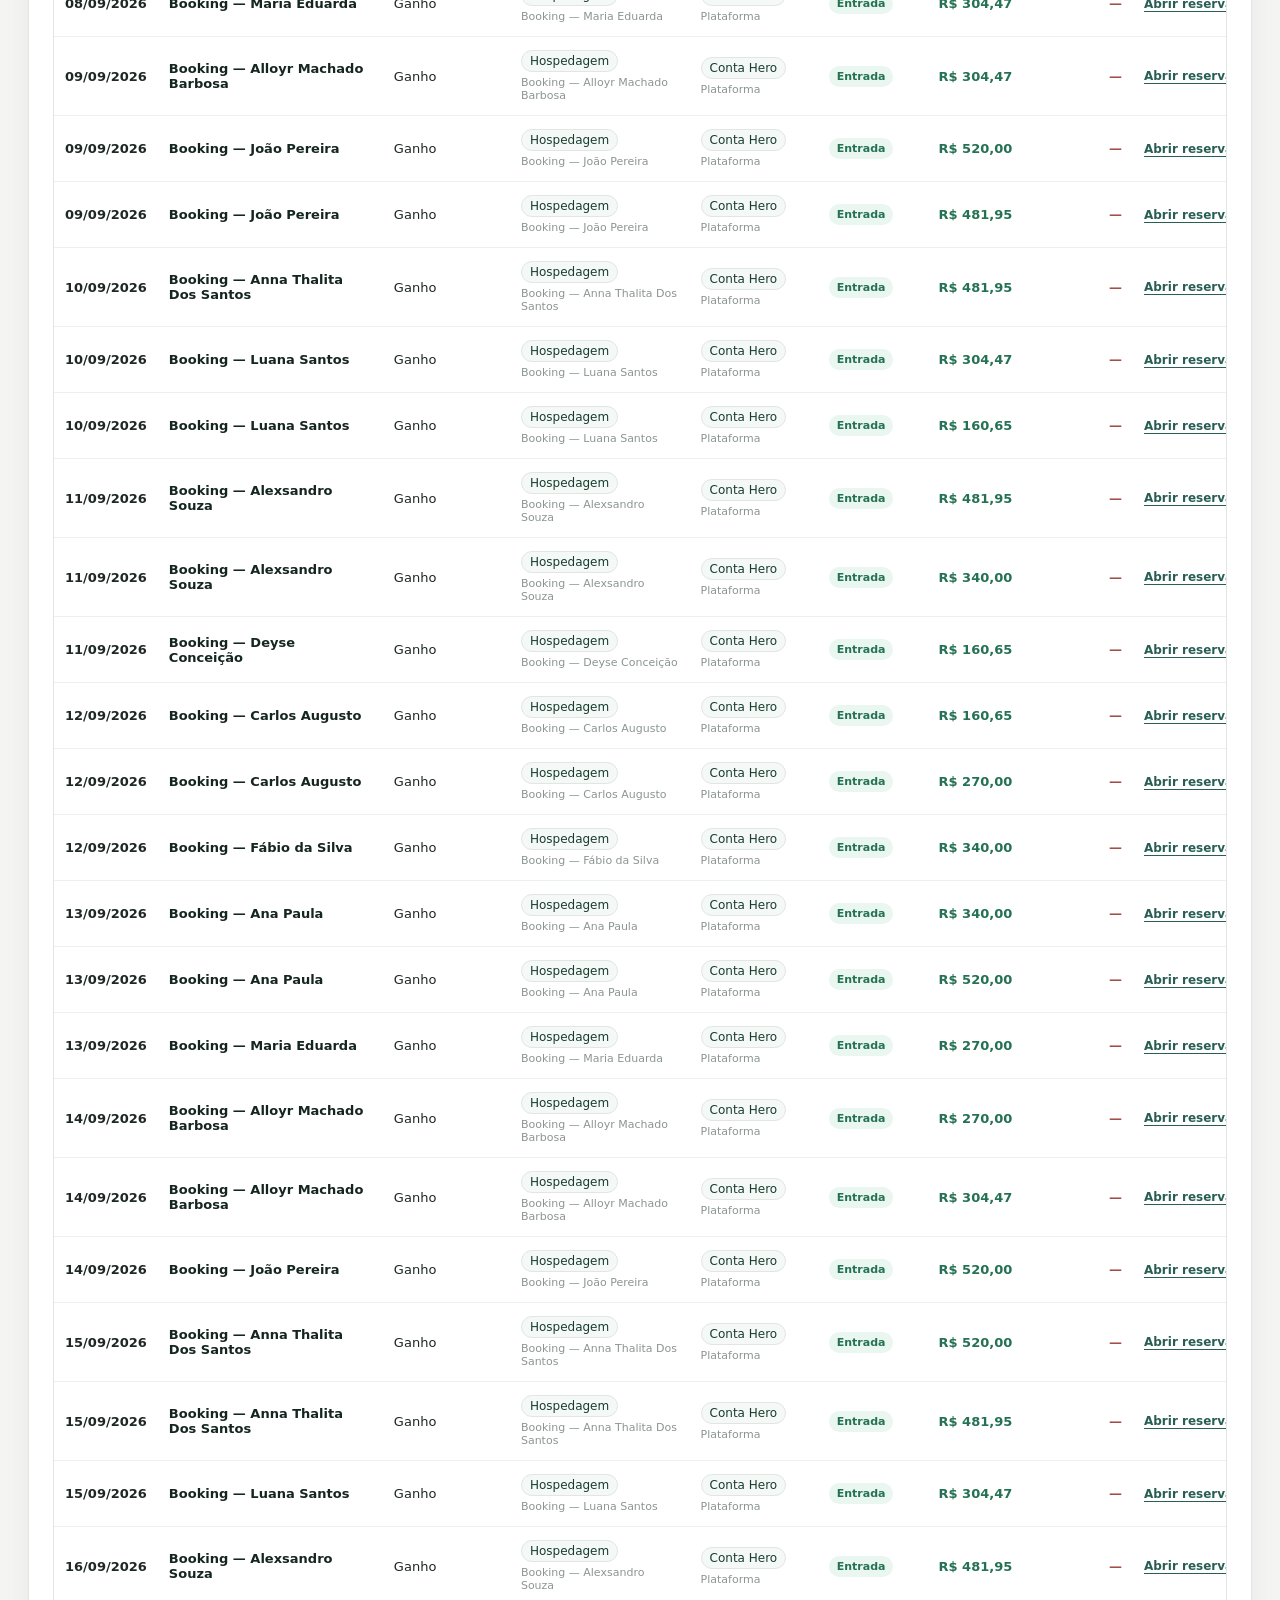
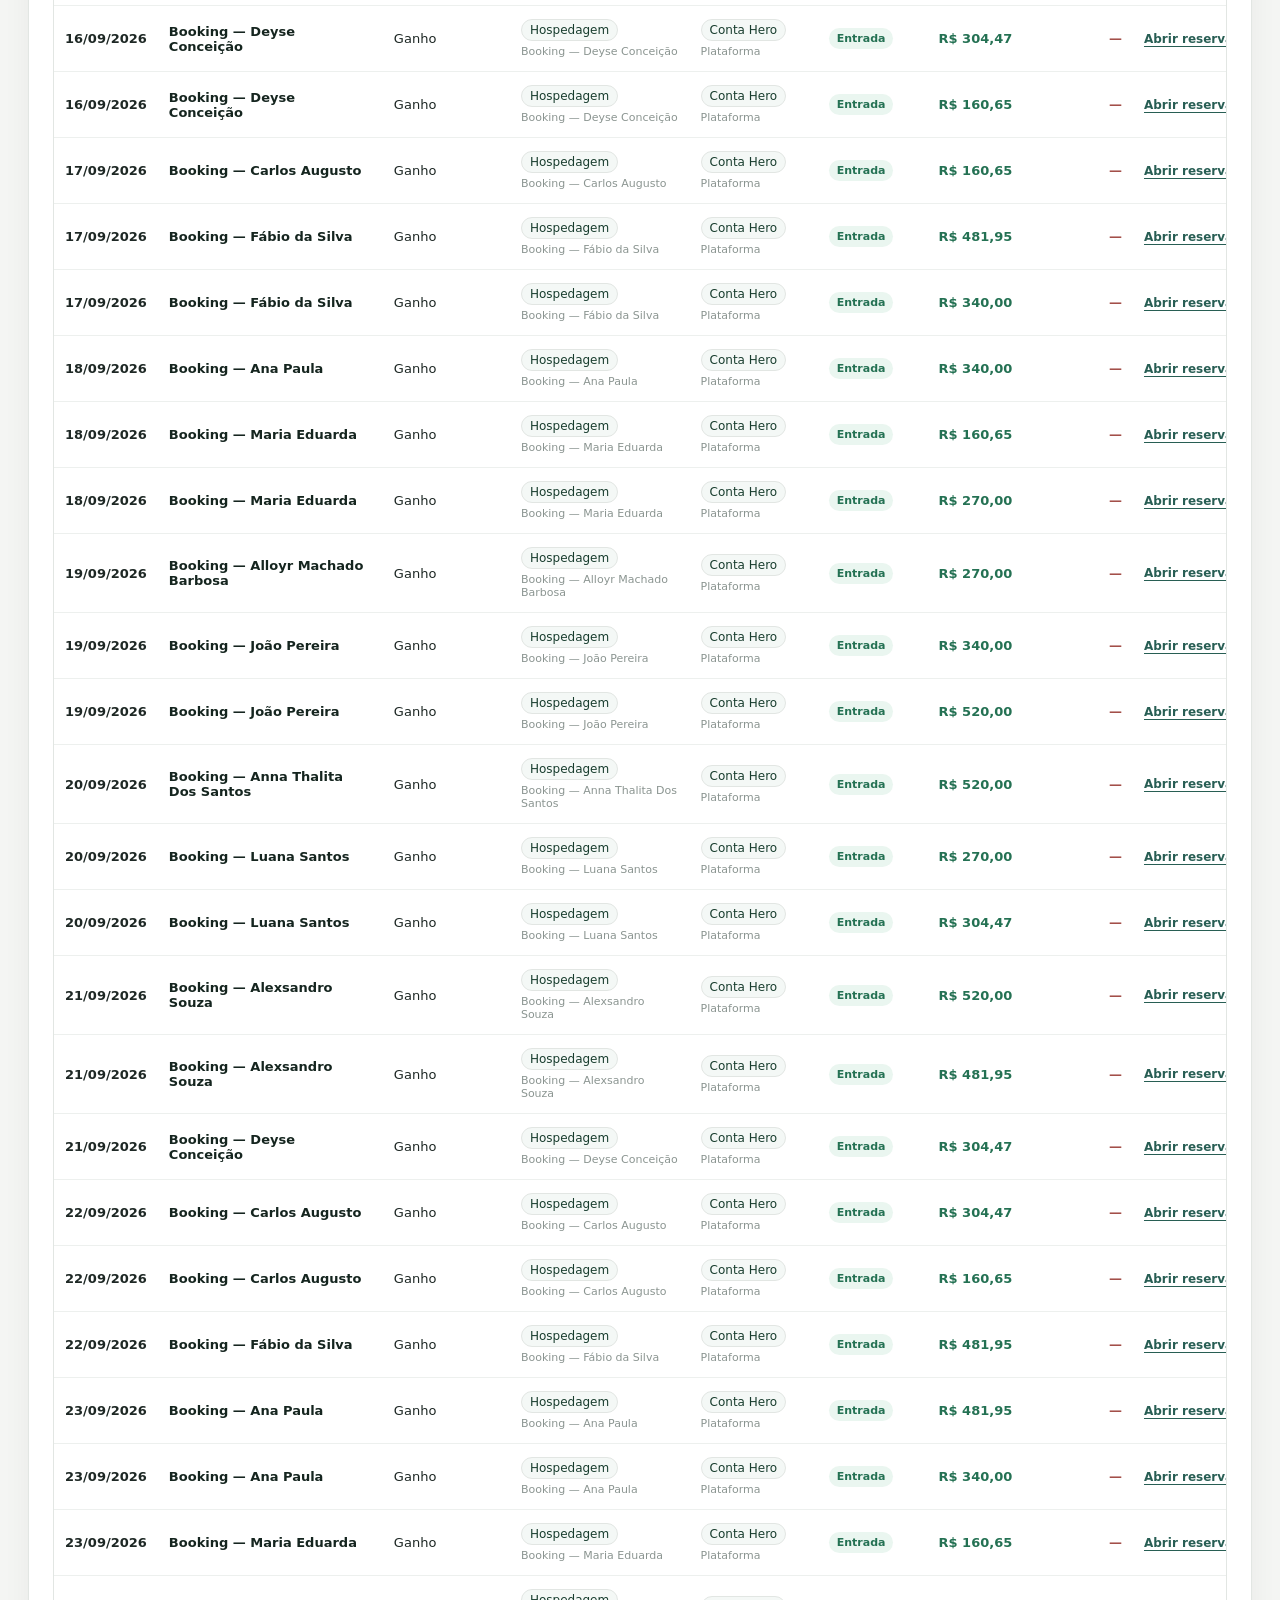
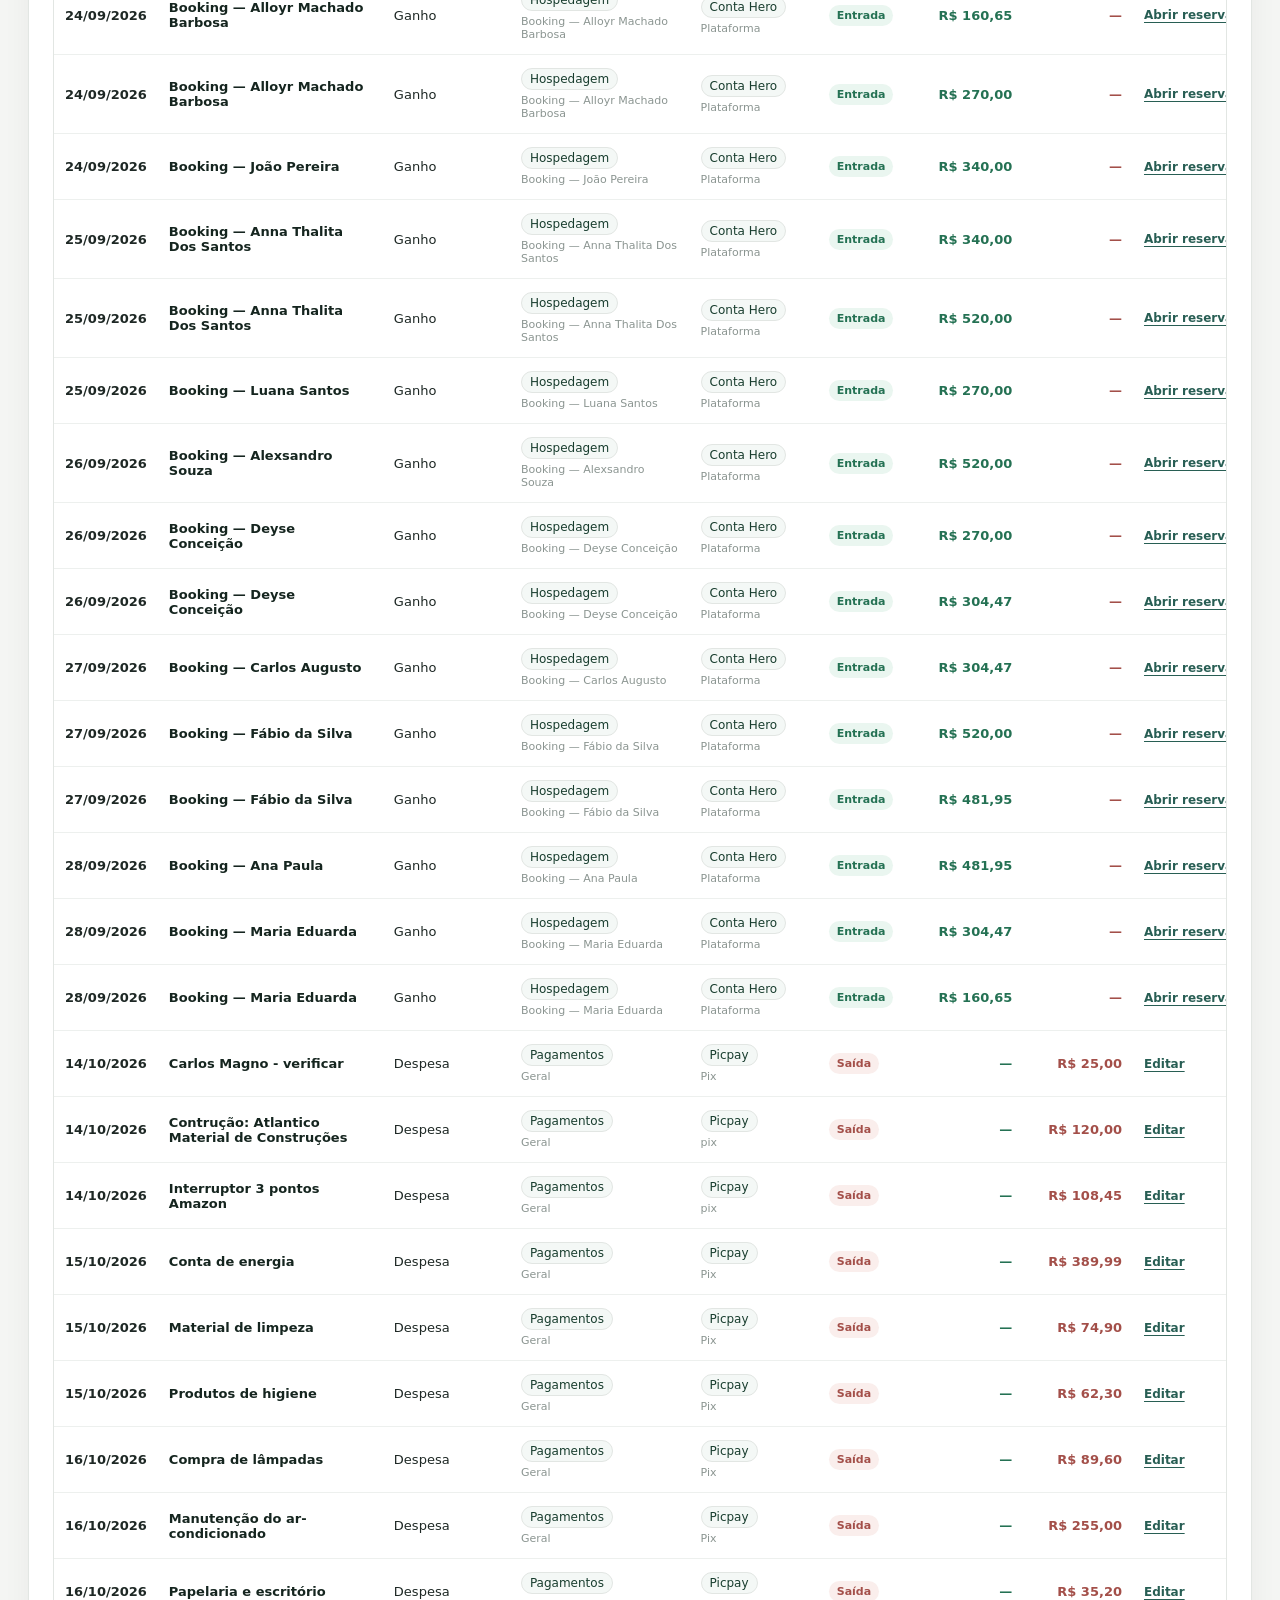
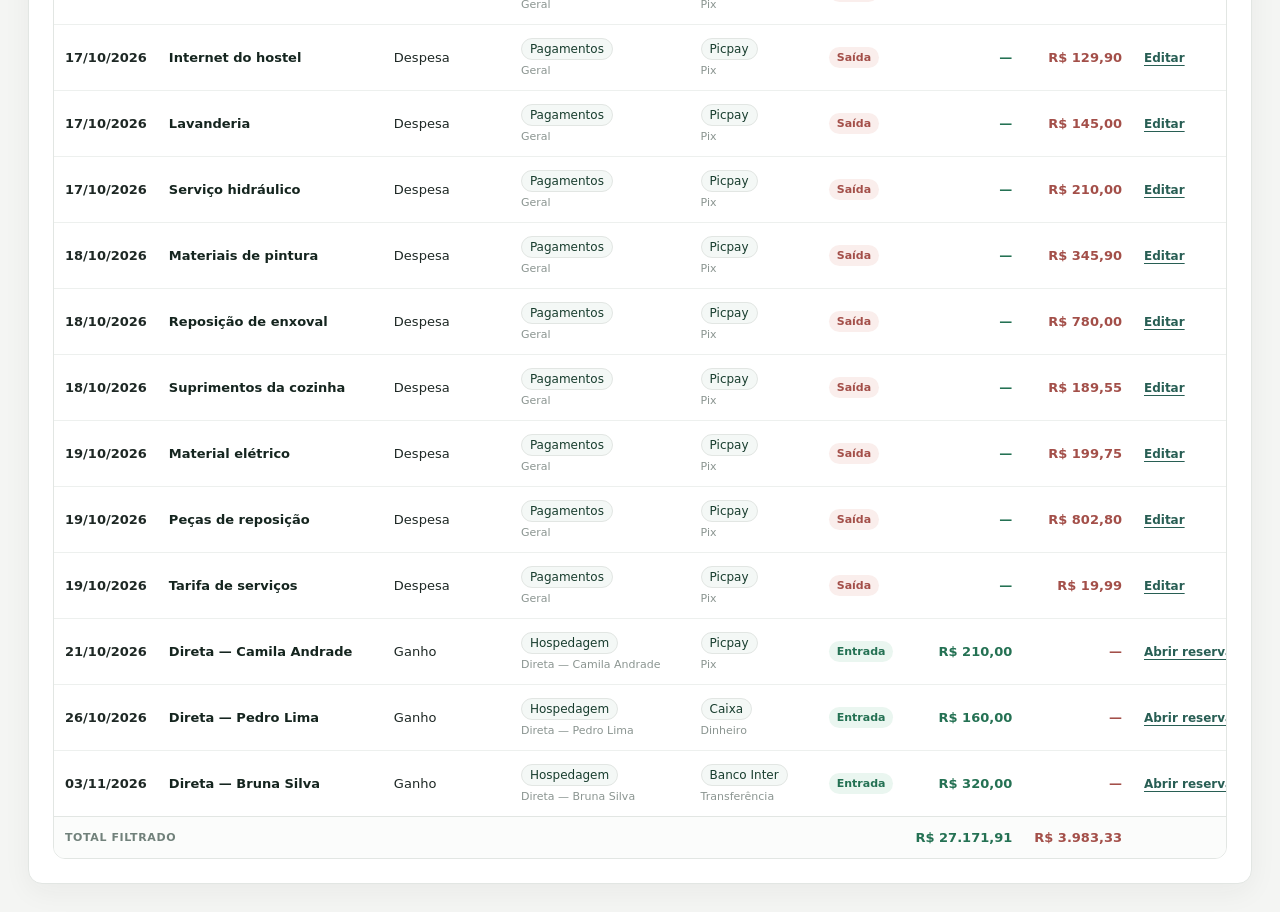
<file: modulos/visao-geral/index.html>
<!doctype html>
<html lang="pt-BR"><head><meta charset="utf-8"><meta name="viewport" content="width=device-width,initial-scale=1">
<title>Visão geral · Enjoy Gestão V2</title><style>
/* Tokens visuais do Enjoy Gestão. Fonte: design system do baseline, preservado sem lógica de negócio. */
:root {
  color-scheme: light;

  /* Typography */
  --font-family-sans: Inter, ui-sans-serif, system-ui, -apple-system, BlinkMacSystemFont, "Segoe UI", sans-serif;
  --font-size-xs: 12px;
  --font-size-sm: 13px;
  --font-size-base: 14px;
  --font-size-md: 15px;
  --font-size-lg: 16px;
  --font-size-xl: 18px;
  --font-size-2xl: 20px;
  --font-size-3xl: 22px;
  --font-size-4xl: 27px;
  --line-height-tight: 1.2;
  --line-height-snug: 1.35;
  --line-height-body: 1.5;
  --font-weight-regular: 400;
  --font-weight-medium: 500;
  --font-weight-semibold: 600;
  --font-weight-bold: 700;
  --font-weight-strong: 800;

  /* Spacing — 2px base, 4px rhythm */
  --space-0: 0;
  --space-0-5: 2px;
  --space-1: 4px;
  --space-1-5: 6px;
  --space-2: 8px;
  --space-2-5: 10px;
  --space-3: 12px;
  --space-3-5: 14px;
  --space-4: 16px;
  --space-4-5: 18px;
  --space-5: 20px;
  --space-6: 24px;
  --space-7: 28px;
  --space-8: 32px;
  --space-9: 36px;
  --space-10: 40px;
  --space-12: 48px;
  --space-14: 56px;
  --space-16: 64px;

  /* Radius */
  --radius-xs: 6px;
  --radius-sm: 8px;
  --radius-md: 10px;
  --radius-lg: 12px;
  --radius-xl: 14px;
  --radius-2xl: 16px;
  --radius-3xl: 24px;
  --radius-pill: 999px;

  /* Control density */
  --control-height-compact: 34px;
  --control-height-sm: 36px;
  --control-height-md: 40px;
  --control-height-lg: 46px;
  --touch-target-min: 44px;

  /* Neutral / surface */
  --color-white: #ffffff;
  --color-canvas: #f4f5f3;
  --color-surface-subtle: #fbfcfb;
  --color-surface-hover: #f8faf9;
  --color-surface-active: #f6f8f7;
  --color-border-soft: #edf0ee;
  --color-border: #e2e6e3;
  --color-border-strong: #ccd7d2;
  --color-text-strong: #15251f;
  --color-text: #1e2825;
  --color-text-secondary: #53605c;
  --color-text-muted: #71817b;
  --color-text-faint: #8b9591;

  /* Brand */
  --color-brand-900: #183d2e;
  --color-brand-800: #1f4a43;
  --color-brand-700: #285e54;
  --color-brand-600: #36705d;
  --color-brand-500: #78a294;
  --color-brand-300: #9fc2b8;
  --color-brand-200: #d8e7e2;
  --color-brand-100: #eaf2ef;
  --color-brand-50: #f4f8f6;

  /* Semantic states */
  --color-success-700: #247153;
  --color-success-600: #2f8a66;
  --color-success-100: #eaf6f0;
  --color-danger-700: #a34f49;
  --color-danger-600: #c75c52;
  --color-danger-200: #efd0cd;
  --color-danger-100: #faeeec;
  --color-danger-50: #fff9f8;
  --color-warning-800: #5b4b11;
  --color-warning-700: #946d28;
  --color-warning-500: #c7924c;
  --color-warning-300: #e8cf72;
  --color-warning-200: #ead9bd;
  --color-warning-100: #fff6e3;
  --color-warning-50: #fffdf8;
  --color-info-700: #5b6d7d;
  --color-info-100: #eef2f6;
  --color-accent-700: #765b86;
  --color-accent-100: #f3eef7;

  /* RGB channels used for translucency without recreating colors per module */
  --rgb-brand: 40 94 84;
  --rgb-brand-strong: 24 61 46;
  --rgb-success: 36 113 83;
  --rgb-shadow: 31 44 39;
  --rgb-overlay: 20 34 29;
  --rgb-canvas: 244 245 243;

  /* Shadows */
  --shadow-none: none;
  --shadow-xs: 0 1px 3px rgb(var(--rgb-shadow) / 0.12);
  --shadow-sm: 0 2px 6px rgb(var(--rgb-shadow) / 0.08);
  --shadow-card: 0 8px 28px rgb(var(--rgb-shadow) / 0.05);
  --shadow-popover: 0 10px 30px rgb(var(--rgb-shadow) / 0.15);
  --shadow-float: 0 5px 16px rgb(var(--rgb-shadow) / 0.14);
  --shadow-dialog: 0 24px 70px rgb(var(--rgb-overlay) / 0.24);
  --shadow-sidebar: 2px 0 8px -5px rgb(var(--rgb-shadow) / 0.18);
  --shadow-sidebar-mobile: 8px 0 24px rgb(var(--rgb-shadow) / 0.14);

  /* Interaction */
  --focus-border: var(--color-brand-500);
  --focus-ring: 0 0 0 3px rgb(var(--rgb-brand) / 0.10);
  --transition-fast: 140ms ease;
  --transition-base: 180ms ease;
  --transition-slow: 250ms ease;

  /* Layout */
  --content-max-width: 1450px;
  --sidebar-width: 256px;
  --sidebar-width-collapsed: 80px;
  --topbar-height: 76px;
  --sidebar-brand-height: 80px;

  /* Compatibility aliases: existing modules can migrate incrementally. */
  --bg: var(--color-canvas);
  --panel: var(--color-white);
  --ink: var(--color-text);
  --muted: var(--color-text-muted);
  --line: var(--color-border);
  --brand: var(--color-brand-700);
  --brand2: var(--color-brand-800);
  --brand-dark: var(--color-brand-900);
  --soft: var(--color-brand-100);
  --good: var(--color-success-700);
  --bad: var(--color-danger-700);
  --warn: var(--color-warning-700);
  --goodbg: var(--color-success-100);
  --badbg: var(--color-danger-100);
  --warnbg: var(--color-warning-100);
  --r: var(--radius-xl);
  --shadow: var(--shadow-card);
}


/* Painel financeiro: superfícies, filtros, tabela e formulários do módulo Financeiro. */
.fv2-module{background:var(--color-white);border:1px solid var(--color-border);border-radius:var(--radius-xl);box-shadow:var(--shadow-card);overflow:hidden;color:var(--color-text)}
.fv2-heading{display:flex;justify-content:space-between;align-items:center;gap:20px;padding:22px 24px 18px;border-bottom:1px solid var(--color-border-soft)}
.fv2-heading h2{font-size:var(--font-size-2xl);line-height:1.2;margin:5px 0}
.fv2-heading p{color:var(--color-text-muted);margin:0;font-size:var(--font-size-sm)}
.fv2-heading>div>span{font-size:11px;letter-spacing:.12em;font-weight:800;color:var(--color-brand-700)}
.fv2-heading-actions{display:flex;gap:10px;flex-wrap:wrap}
.fv2-tabs{display:flex;gap:0;padding:14px 24px 0;border-bottom:1px solid var(--color-border);background:var(--color-white)}
.fv2-tab{appearance:none;border:0;border-bottom:3px solid transparent;margin-bottom:-1px;padding:10px 14px;background:transparent;color:var(--color-text-muted);font:inherit;font-size:13px;font-weight:700;cursor:pointer}.fv2-tab:hover{color:var(--color-brand-800)}.fv2-tab.is-active{border-bottom-color:var(--color-brand-700);color:var(--color-brand-900)}
.fv2-button{border:1px solid var(--color-border);min-height:38px;border-radius:var(--radius-md);padding:8px 12px;font-size:var(--font-size-sm);font-weight:700;background:var(--color-white);color:var(--color-brand-900)}
.fv2-button.primary{background:var(--color-brand-700);color:#fff;border-color:var(--color-brand-700)}
.fv2-button:hover{filter:brightness(.97)}
.fv2-filters{display:flex;align-items:end;flex-wrap:wrap;gap:12px;padding:18px 24px;background:var(--color-surface-subtle);border-bottom:1px solid var(--color-border)}
.fv2-filters label{display:grid;gap:6px;font-weight:700;font-size:12px;color:var(--color-text-secondary)}
.fv2-filters select,.fv2-filters input{height:40px;min-width:155px;max-width:260px;padding:8px 12px;border:1px solid var(--color-border-strong);border-radius:var(--radius-md);background:#fff;color:var(--color-text-strong);font-weight:400;font-size:14px}
.fv2-filters .fv2-search{flex:1;min-width:170px}.fv2-filters .fv2-search input{width:100%;max-width:none}
.fv2-table-heading{padding:18px 24px 13px;display:flex;align-items:center;justify-content:space-between;gap:16px;flex-wrap:wrap}
.fv2-table-heading h3{margin:0;font-size:var(--font-size-lg);color:var(--color-text-strong)}.fv2-table-heading p{margin:3px 0 0;color:var(--color-text-muted);font-size:var(--font-size-xs)}
.fv2-cards{display:grid;grid-template-columns:repeat(4,minmax(0,1fr));border-bottom:1px solid var(--color-border)}
.fv2-cards article{display:grid;gap:8px;padding:17px 20px;border-right:1px solid var(--color-border-soft);background:var(--color-surface-subtle)}.fv2-cards article:last-child{border-right:0}
.fv2-cards small{font-size:12px;color:var(--color-text-muted)}.fv2-cards strong{font-size:21px;color:var(--color-text-strong);font-weight:800}.fv2-cards span{font-size:11px;color:var(--color-text-faint)}
.fv2-in{color:var(--color-success-700)!important}.fv2-out{color:var(--color-danger-700)!important}
.fv2-scroll{overflow:auto;margin:0 24px 24px;border:1px solid var(--color-border);border-radius:var(--radius-lg)}
.fv2-table{width:100%;min-width:1160px;border-collapse:collapse;font-size:13px}
.fv2-table th{background:var(--color-surface-subtle);color:var(--color-text-muted);font-size:11px;letter-spacing:.055em;text-transform:uppercase;padding:12px 11px;white-space:nowrap;text-align:left}
.fv2-table td{padding:13px 11px;border-top:1px solid var(--color-border-soft);vertical-align:middle}
.fv2-table td small{display:block;margin-top:4px;color:var(--color-text-faint);font-size:11px}
.fv2-table td:first-child{font-variant-numeric:tabular-nums;white-space:nowrap;font-weight:700}.fv2-description{min-width:225px;max-width:350px}.fv2-description strong{font-weight:700;color:var(--color-text-strong)}
.fv2-chip{display:inline-block;border:1px solid var(--color-border);background:var(--color-brand-50);padding:3px 8px;border-radius:99px;color:var(--color-brand-900);font-size:12px}
.fv2-flow{display:inline-block;border-radius:99px;padding:4px 8px;font-size:11px;font-weight:700}.fv2-flow.in{background:var(--color-success-100);color:var(--color-success-700)}.fv2-flow.out{background:var(--color-danger-100);color:var(--color-danger-700)}
.fv2-money{text-align:right;white-space:nowrap;font-variant-numeric:tabular-nums;font-weight:700}.fv2-money.in{color:var(--color-success-700)}.fv2-money.out{color:var(--color-danger-700)}
.fv2-table tfoot th,.fv2-table tfoot td{font-weight:800;background:var(--color-surface-subtle);border-top:1px solid var(--color-border)}
.fv2-sort,.fv2-text-button{border:0;background:transparent;color:var(--color-brand-700);font-weight:700;padding:4px 0}.fv2-text-button{text-decoration:underline;text-underline-offset:3px;white-space:nowrap;font-size:12px}
.fv2-empty{text-align:center;padding:28px!important;color:var(--color-text-muted)}
.fv2-muted{color:var(--color-text-faint)}
.fv2-dialog{border:0;border-radius:var(--radius-xl);padding:0;width:min(600px,calc(100vw - 26px));max-height:92vh;box-shadow:0 20px 65px #0003;color:var(--color-text);overflow:auto}
.fv2-dialog::backdrop{background:#12261c95}.fv2-dialog-form header{padding:20px 24px;border-bottom:1px solid var(--color-border)}.fv2-dialog-form header h2{margin:0 0 6px;font-size:20px}.fv2-dialog-form header p{color:var(--color-text-muted);font-size:13px;margin:0}
.fv2-fields{padding:20px 24px;display:grid;grid-template-columns:1fr 1fr;gap:15px}.fv2-fields label{display:grid;gap:6px;font-size:12px;font-weight:700;color:var(--color-text-secondary)}
.fv2-fields input,.fv2-fields select{width:100%;min-width:0;min-height:40px;padding:8px 10px;background:#fff;border:1px solid var(--color-border-strong);border-radius:var(--radius-md);color:var(--color-text)}
.fv2-dialog-form footer{display:flex;justify-content:flex-end;gap:10px;padding:16px 24px;border-top:1px solid var(--color-border)}
.fv2-form-error{margin:0 24px 14px;color:var(--color-danger-700);font-weight:700;font-size:13px}
.fv2-dialog [data-fv2-new-category]{display:grid;grid-template-columns:1fr 1fr;gap:15px;grid-column:1/-1}.fv2-dialog .fv2-fields small{font-weight:400;color:var(--color-text-muted)}
@media(max-width:1000px){.fv2-cards{grid-template-columns:repeat(2,1fr)}.fv2-cards article:nth-child(2){border-right:0}.fv2-cards article:nth-child(-n+2){border-bottom:1px solid var(--color-border)}}
@media(max-width:700px){.fv2-heading{align-items:flex-start;padding:16px;flex-direction:column}.fv2-tabs{padding:10px 16px 0;overflow:auto}.fv2-tab{white-space:nowrap;padding:10px 11px}.fv2-filters{padding:14px 16px}.fv2-filters label{flex:1;min-width:145px}.fv2-filters select,.fv2-filters input{width:100%;max-width:none;min-width:0}.fv2-scroll{margin:0 12px 16px}.fv2-table-heading{padding:16px 12px}.fv2-cards{grid-template-columns:1fr 1fr}.fv2-cards article{padding:12px}.fv2-cards strong{font-size:16px}.fv2-fields{grid-template-columns:1fr;padding:15px}.fv2-dialog [data-fv2-new-category]{grid-template-columns:1fr}}

*{box-sizing:border-box}body{margin:0;padding:28px;background:var(--color-canvas);font-family:var(--font-family-sans);font-size:14px;color:var(--color-text)}button,input,select{font:inherit}button{cursor:pointer}.module-container{max-width:1450px;margin:auto}.toast{position:fixed;bottom:20px;right:20px;background:#183d2e;color:#fff;padding:12px 16px;border-radius:9px;display:none;z-index:100}.toast.visible{display:block}.fv2-dialog-form{margin:0}
@media(max-width:700px){body{padding:12px}}
</style></head><body>
<main class="module-container" id="module-root" aria-label="Módulo Visão geral"></main>
<div id="toast" class="toast" role="status" aria-live="polite"></div>
<!-- ÚNICA DEPENDÊNCIA EXTERNA: mock compartilhado com os demais módulos -->
<script src="../../mock/mock.js"></script>
<script>
/* Lógica original do Financeiro V2 incorporada a este módulo. */
(function financeShared() {
  "use strict";
  const key = "enjoy_resumo_movimentacoes_v1";
  const areas = {
    overview: { title: "Visão geral", hint: "Todos os lançamentos financeiros por data." },
    gains: { title: "Ganhos", hint: "Recebimentos de reservas e vendas avulsas, separados pela origem." },
    sales: { title: "Vendas", hint: "Registre vendas avulsas sem misturá-las aos recebimentos das reservas." },
    expenses: { title: "Despesas", hint: "Custos e despesas operacionais." },
    investments: { title: "Investimentos", hint: "Desembolsos classificados como investimento." }
  };
  const settings = new Map();
  const roots = new Map();
  let listening = false;
  const curr = () => new Date().toLocaleDateString("en-CA");
  const money = amount => new Intl.NumberFormat("pt-BR", { style: "currency", currency: "BRL" }).format(Number(amount) || 0);
  const esc = value => String(value ?? "").replace(/[&<>"']/g, char => ({ "&": "&amp;", "<": "&lt;", ">": "&gt;", '"': "&quot;", "'": "&#39;" })[char]);
  const normalize = value => String(value ?? "").normalize("NFD").replace(/[\u0300-\u036f]/g, "").toLocaleLowerCase("pt-BR");
  const uid = () => typeof crypto !== "undefined" && crypto.randomUUID ? crypto.randomUUID() : `${Date.now()}-${Math.random().toString(36).slice(2)}`;
  const accountLabel = id => window.EnjoyReceipts?.accountName?.(id) || (id ? `Conta ${id}` : "Sem conta informada");
  const canWrite = () => !!window.EnjoyPermissions?.can?.("modules.write") && !!window.EnjoyAccess?.canModule?.("finance-expenses");
  const canWriteFor = area => !!window.EnjoyPermissions?.can?.("modules.write") && !!window.EnjoyAccess?.canModule?.(area === "sales" || area === "gains" ? "finance-gains" : "finance-expenses");
  const source = () => window.EnjoyStore?.read?.(key, []) || [];
  const accounts = () => window.EnjoyReceipts?.accounts?.() || [];
  const expenseEnvironments = () => source().map(environment => ({
    id: String(environment.id || ""),
    name: String(environment.name || environment.nome || "Sem ambiente"),
    categories: (environment.categories || environment.categorias || [])
      .filter(category => category.flow !== "in" && category.classification !== "investment" && !String(category.integrationId || "").startsWith("operation:"))
      .map(category => ({ id: String(category.id || ""), name: String(category.name || category.nome || "Sem categoria"), classification: category.classification || "expense" }))
  }));
  function records() {
    const result = [];
    const reservations = window.EnjoyOperationsData?.records?.(window.EnjoyOperationsData?.KEYS?.reservations) || [];
    for (const environment of source()) {
      for (const category of environment.categories || environment.categorias || []) {
        const generated = String(category.integrationId || "").startsWith("operation:");
        const postings = generated
          ? Object.entries(category.days || {}).map(([date, amount], index) => ({ date, amount, description: category.name, index }))
          : Array.isArray(category.entries) && category.entries.length
          ? category.entries.map((entry, index) => ({ ...entry, index }))
          : Object.entries(category.days || {}).map(([date, amount], index) => ({ date, amount, description: category.name, index }));
        const linked = window.EnjoyReceipts?.reservationIdForMovement?.(category, reservations) || category.reservationId || "";
        const reservation = reservations.find(item => String(item.id) === String(linked));
        const classification = category.classification || (category.flow === "in" ? "revenue" : "expense");
        const flow = category.flow === "in" ? "in" : "out";
        for (const entry of postings) {
          const amount = Number(entry.amount);
          if (!/^\d{4}-\d{2}-\d{2}$/.test(String(entry.date || "")) || !Number.isFinite(amount) || amount <= 0) continue;
          result.push({
            id: entry.id || "",
            index: entry.index,
            environmentId: String(environment.id || ""),
            categoryId: String(category.id || ""),
            environment: String(environment.name || environment.nome || "Sem ambiente"),
            category: String(category.name || category.nome || "Sem categoria"),
            date: entry.date,
            description: String(entry.description || category.name || "Lançamento"),
            accountId: String(entry.accountId || category.accountId || ""),
            method: String(entry.method || category.method || ""),
            classification, flow, amount,
            generated, isSale: category.mode === "sale", groupId: String(entry.groupId || ""),
            recurrenceId: String(entry.recurrenceId || ""),
            recurrenceFrequency: String(entry.recurrenceFrequency || ""),
            recurrenceEndDate: String(entry.recurrenceEndDate || ""),
            reservationId: String(linked || ""),
            reservationChannel: reservation?.channel === "Booking" ? "Booking" : "Direta"
          });
        }
      }
    }
    return result.sort((a, b) => a.date.localeCompare(b.date) || a.description.localeCompare(b.description, "pt-BR"));
  }
  function inArea(row, area) {
    if (area === "gains") return row.flow === "in" && !row.isSale;
    if (area === "sales") return row.flow === "in" && row.isSale;
    if (area === "expenses") return row.flow === "out" && row.classification !== "investment";
    if (area === "investments") return row.flow === "out" && row.classification === "investment";
    return true;
  }
  function selection(area) {
    if (!settings.has(area)) settings.set(area, { account: "", environment: "", query: "", period: "all", from: "", to: "", descending: false, recurrenceFrequency: "all" });
    return settings.get(area);
  }
  function matches(row, filter) {
    if (filter.account && (filter.account === "__none__" ? !!row.accountId : row.accountId !== filter.account)) return false;
    if (filter.environment && row.environmentId !== filter.environment) return false;
    const month = new Date().toLocaleDateString("en-CA").slice(0, 7);
    if (filter.period === "month" && row.date.slice(0, 7) !== month) return false;
    if (filter.period === "range" && ((filter.from && row.date < filter.from) || (filter.to && row.date > filter.to))) return false;
    const haystack = normalize([row.description, row.environment, row.category, row.method, row.classification, accountLabel(row.accountId)].join(" "));
    return !filter.query || haystack.includes(normalize(filter.query));
  }
  function filtered(area) {
    const state = selection(area);
    const result = records().filter(row => {
      const recurrenceMatch = area !== "expenses" || state.recurrenceFrequency === "all" || (state.recurrenceFrequency === "daily" ? !row.recurrenceFrequency || row.recurrenceFrequency === "daily" : row.recurrenceFrequency === state.recurrenceFrequency);
      return inArea(row, area) && matches(row, state) && recurrenceMatch;
    });
    return state.descending ? result.reverse() : result;
  }
  function totals(rows) {
    const incoming = rows.filter(row => row.flow === "in").reduce((sum, row) => sum + row.amount, 0);
    const expenses = rows.filter(row => row.flow === "out" && row.classification !== "investment").reduce((sum, row) => sum + row.amount, 0);
    const investments = rows.filter(row => row.flow === "out" && row.classification === "investment").reduce((sum, row) => sum + row.amount, 0);
    return { incoming, expenses, investments, balance: incoming - expenses };
  }
  function options(items, current, label, getValue, getTitle) {
    return `<option value="">${esc(label)}</option>${items.map(item => `<option value="${esc(getValue(item))}" ${String(getValue(item)) === current ? "selected" : ""}>${esc(getTitle(item))}</option>`).join("")}`;
  }
  function filtersMarkup(area) {
    const state = selection(area);
    const rows = records().filter(row => inArea(row, area));
    const usedAccounts = new Set(rows.map(row => row.accountId));
    const accountList = [...accounts(), ...[...usedAccounts].filter(id => id && !accounts().some(item => item.id === id)).map(id => ({ id, name: accountLabel(id) }))].sort((a, b) => a.name.localeCompare(b.name, "pt-BR"));
    const environmentRows = rows.filter(row => !state.account || (state.account === "__none__" ? !row.accountId : row.accountId === state.account));
    const environments = [...new Map(environmentRows.map(row => [row.environmentId, { id: row.environmentId, name: row.environment }])).values()].sort((a, b) => a.name.localeCompare(b.name, "pt-BR"));
    if (state.environment && !environments.some(item => item.id === state.environment)) state.environment = "";
    return `<div class="fv2-filters" role="search" aria-label="Filtros financeiros">
      <label>Conta<select data-fv2-filter="account">${options(accountList, state.account, "Todas as contas", item => item.id, item => item.name)}<option value="__none__" ${state.account === "__none__" ? "selected" : ""}>Sem conta informada</option></select></label>
      <label>Ambiente<select data-fv2-filter="environment">${options(environments, state.environment, "Todos os ambientes", item => item.id, item => item.name)}</select></label>
      <label class="fv2-search">Buscar<input type="search" data-fv2-filter="query" value="${esc(state.query)}" placeholder="Descrição ou categoria"></label>
      <label>Período<select data-fv2-filter="period">
        <option value="all" ${state.period === "all" ? "selected" : ""}>Todas as datas</option>
        <option value="month" ${state.period === "month" ? "selected" : ""}>Mês atual</option>
        <option value="range" ${state.period === "range" ? "selected" : ""}>Personalizado</option>
      </select></label>
      ${area === "expenses" ? `<label>Frequência<select data-fv2-filter="recurrenceFrequency"><option value="all" ${state.recurrenceFrequency === "all" ? "selected" : ""}>Todos os lançamentos</option><option value="monthly" ${state.recurrenceFrequency === "monthly" ? "selected" : ""}>Mensais</option><option value="weekly" ${state.recurrenceFrequency === "weekly" ? "selected" : ""}>Semanais</option><option value="daily" ${state.recurrenceFrequency === "daily" ? "selected" : ""}>Diários</option></select></label>` : ""}
      ${state.period === "range" ? `<label>De<input type="date" data-fv2-filter="from" value="${esc(state.from)}"></label><label>Até<input type="date" data-fv2-filter="to" value="${esc(state.to)}"></label>` : ""}
      <button type="button" class="fv2-button secondary" data-fv2-action="reset">Limpar filtros</button>
    </div>`;
  }
  function tableMarkup(area) {
    const rows = filtered(area), sum = totals(rows), state = selection(area);
    const body = rows.map(row => {
      const title = row.generated ? "Gerado automaticamente; edite a reserva de origem" : row.groupId ? "Lançamento agrupado; edite no módulo original" : "";
      const action = row.reservationId
        ? window.EnjoyAccess?.canModule?.("reservations")
          ? `<button class="fv2-text-button" type="button" data-fv2-action="reservation" data-reservation-id="${esc(row.reservationId)}">Abrir reserva</button>`
          : '<span class="fv2-muted">Origem: reserva</span>'
        : row.generated || row.groupId || (row.flow === "in" && !row.isSale) || !canWriteFor(area)
        ? `<span class="fv2-muted" title="${esc(title)}">—</span>`
        : `<button class="fv2-text-button" type="button" data-fv2-action="edit" data-environment-id="${esc(row.environmentId)}" data-category-id="${esc(row.categoryId)}" data-entry-index="${row.index}">Editar</button>`;
      const typeLabel = row.flow === "in" ? "Entrada" : "Saída";
      const classificationLabel = ({ revenue: "Ganho", cost: "Custo operacional", expense: "Despesa", investment: "Investimento", transfer: "Transferência" })[row.classification] || row.classification;
      return `<tr><td><time datetime="${esc(row.date)}">${row.date.split("-").reverse().join("/")}</time></td>
        <td class="fv2-description"><strong>${esc(row.description)}</strong>${row.generated ? '<small>Gerado automaticamente</small>' : ""}</td>
        <td>${esc(classificationLabel)}</td>
        <td><span class="fv2-chip">${esc(row.environment)}</span><small>${esc(row.category)}</small></td>
        <td><span class="fv2-chip">${esc(accountLabel(row.accountId))}</span><small>${esc(row.method || "Não informada")}</small></td>
        <td><span class="fv2-flow ${row.flow}">${typeLabel}</span></td>
        <td class="fv2-money in">${row.flow === "in" ? money(row.amount) : "—"}</td>
        <td class="fv2-money out">${row.flow === "out" ? money(row.amount) : "—"}</td><td>${action}</td></tr>`;
    }).join("") || '<tr><td colspan="9" class="fv2-empty">Nenhum lançamento corresponde aos filtros selecionados.</td></tr>';
    const overview = area === "overview" ? `<div class="fv2-cards">
      <article><small>Saldo operacional</small><strong>${money(sum.balance)}</strong><span>Ganhos menos despesas</span></article>
      <article><small>Ganhos</small><strong class="fv2-in">${money(sum.incoming)}</strong></article>
      <article><small>Despesas</small><strong class="fv2-out">${money(sum.expenses)}</strong></article>
      <article><small>Investimentos</small><strong>${money(sum.investments)}</strong></article>
    </div>` : "";
    return `${overview}<div class="fv2-table-heading"><div><h3>Tabela geral</h3><p>${rows.length} ${rows.length === 1 ? "lançamento" : "lançamentos"} · ${state.descending ? "data decrescente" : "data crescente"}</p></div><button type="button" class="fv2-button secondary" data-fv2-action="export">Exportar CSV</button></div>
      <div class="fv2-scroll" role="region" aria-label="Lançamentos financeiros; rolagem horizontal" tabindex="0">
        <table class="fv2-table"><thead><tr><th><button type="button" class="fv2-sort" data-fv2-action="sort">Data ${state.descending ? "↓" : "↑"}</button></th><th>Descrição</th><th>Classificação</th><th>Ambiente / categoria</th><th>Conta / forma</th><th>Tipo</th><th>Entrada</th><th>Saída</th><th>Ações</th></tr></thead>
        <tbody>${body}</tbody><tfoot><tr><th colspan="6">Total filtrado</th><td class="fv2-money in">${money(sum.incoming)}</td><td class="fv2-money out">${money(sum.expenses + sum.investments)}</td><td></td></tr></tfoot></table>
      </div>`;
  }
  function renderContent(area) {
    const root = roots.get(area) || (area === "sales" ? roots.get("gains") : null);
    if (!root) return;
    const target = root.querySelector("[data-fv2-results]");
    if (target) target.innerHTML = tableMarkup(area);
  }
  function render(area) {
    if (area === "sales") {
      selection("gains").gainTab = "sales";
      render("gains");
      return;
    }
    const root = roots.get(area);
    if (!root) return;
    const activeArea = area === "gains" && selection("gains").gainTab === "sales" ? "sales" : area;
    root.dataset.fv2ViewArea = activeArea;
    const info = areas[activeArea];
    const gainTabs = area === "gains" ? `<nav class="fv2-tabs" aria-label="Origem dos ganhos"><button type="button" class="fv2-tab ${activeArea === "gains" ? "is-active" : ""}" data-fv2-action="gain-tab" data-fv2-tab="gains" aria-selected="${activeArea === "gains"}">Recebimentos de reservas</button><button type="button" class="fv2-tab ${activeArea === "sales" ? "is-active" : ""}" data-fv2-action="gain-tab" data-fv2-tab="sales" aria-selected="${activeArea === "sales"}">Vendas</button></nav>` : "";
    const actionLabel = activeArea === "expenses" ? "Adicionar despesa" : activeArea === "investments" ? "Registrar investimento" : "Registrar venda";
    root.innerHTML = `<section class="fv2-module">
      <header class="fv2-heading"><div><span>FINANCEIRO</span><h2>${info.title}</h2><p>${info.hint}</p></div>
      <div class="fv2-heading-actions">${["expenses", "investments", "sales"].includes(activeArea) && canWriteFor(activeArea) ? `<button class="fv2-button primary" data-fv2-action="new">+ ${actionLabel}</button>` : ""}</div></header>
      ${gainTabs}${filtersMarkup(activeArea)}<div data-fv2-results>${tableMarkup(activeArea)}</div>
    </section>`;
  }
  function renderAll() { for (const area of roots.keys()) render(area); }
  function editDestinations(area) {
    return source().flatMap(env => (env.categories || []).filter(cat => {
      if (String(cat.integrationId || "").startsWith("operation:")) return false;
      if (area === "sales") return cat.flow === "in" && cat.classification === "revenue" && cat.mode === "sale";
      return cat.flow !== "in" && (area === "investments" ? cat.classification === "investment" : cat.classification !== "investment");
    }).map(cat => ({ id: `${env.id}::${cat.id}`, label: `${env.name} · ${cat.name}` })));
  }

  async function saveExpenseOccurrences({ environmentId, categoryId, newCategory, classification, entries }) {
    if (!canWrite()) throw new Error("Sem permissão para alterar lançamentos.");
    const data = structuredClone(source());
    const environment = data.find(item => String(item.id) === String(environmentId));
    if (!environment) throw new Error("O ambiente desta recorrência não está disponível.");
    environment.categories ||= environment.categorias || [];
    let category = environment.categories.find(item => String(item.id) === String(categoryId));
    if (!category && newCategory) {
      const name = String(newCategory).trim();
      if (!name) throw new Error("Informe uma categoria para esta despesa.");
      category = environment.categories.find(item => normalize(item.name) === normalize(name));
      if (!category) {
        category = { id: uid(), name, flow: "out", classification: classification === "cost" ? "cost" : "expense", businessArea: environment.name, entries: [], days: {} };
        environment.categories.push(category);
      }
    }
    if (!category || category.flow === "in" || category.classification === "investment" || String(category.integrationId || "").startsWith("operation:")) throw new Error("Categoria incompatível ou indisponível.");
    if (!Array.isArray(category.entries) || !category.entries.length) category.entries = Object.entries(category.days || {}).map(([date, amount]) => ({ id: uid(), date, description: category.name, amount: Number(amount), accountId: category.accountId || "", method: category.method || "" }));
    const next = entries.map(entry => ({ id: uid(), date: entry.date, description: String(entry.description).trim(), amount: Number(entry.amount), accountId: String(entry.accountId || ""), method: String(entry.method || ""), recurrenceId: String(entry.recurrenceId || ""), recurrenceFrequency: String(entry.recurrenceFrequency || ""), recurrenceEndDate: String(entry.recurrenceEndDate || ""), recurrenceDate: String(entry.recurrenceDate || "") }));
    category.entries.push(...next);
    category.days = category.entries.reduce((result, item) => { result[item.date] = (result[item.date] || 0) + Number(item.amount || 0); return result; }, {});
    await window.EnjoyStore.writeAsync(key, data);
    renderAll();
    return next;
  }

  async function saveExpenseOccurrence(input) { return saveExpenseOccurrences({ ...input, entries: [input.entry] }); }

  const expenseApi = Object.freeze({
    money, esc, uid, accounts, records, canWrite, expenseEnvironments, saveExpenseOccurrence, saveExpenseOccurrences,
    editExpenseEntry: row => buildDialog("expenses", row), renderAll
  });
  function recurrenceDates(start, frequency, end) {
    const result = [], first = new Date(`${start}T12:00:00`), preferredDay = first.getDate();
    for (let date = first, index = 0; index < 800 && isoDate(date) <= end; index += 1) {
      result.push(isoDate(date));
      date = frequency === "weekly" ? new Date(date.getFullYear(), date.getMonth(), date.getDate() + 7) : new Date(first.getFullYear(), first.getMonth() + index + 1, Math.min(preferredDay, new Date(first.getFullYear(), first.getMonth() + index + 2, 0).getDate()));
    }
    return result;
  }
  function isoDate(date) { return new Date(date.getFullYear(), date.getMonth(), date.getDate()).toLocaleDateString("en-CA"); }
  function buildDialog(area, edit) {
    const isEdit = !!edit;
    const d = document.createElement("dialog");
    d.className = "fv2-dialog";
    d.setAttribute("aria-label", isEdit ? (area === "sales" ? "Editar venda" : "Editar lançamento") : (area === "sales" ? "Nova venda" : "Novo lançamento"));
    const choices = editDestinations(area);
    const chosen = edit ? `${edit.environmentId}::${edit.categoryId}` : (choices[0]?.id || "__new__");
    const currentAccount = edit?.accountId || "";
    const usableAccounts = [...accounts().filter(item => item.active || item.id === currentAccount)];
    const existingSeries = isEdit && Boolean(edit?.recurrenceFrequency);
    const currentFrequency = edit?.recurrenceFrequency || "daily";
    const frequencyLabel = { daily: "Diária", weekly: "Semanal", monthly: "Mensal" };
    const recurrenceFields = area !== "expenses" ? "" : existingSeries
      ? `<label>Frequência da série<input value="${frequencyLabel[currentFrequency] || "Recorrente"}" readonly><small>Esta ocorrência pode ser alterada individualmente. A frequência da série permanece preservada.</small></label>`
      : `<label>Frequência<select name="frequency"><option value="daily" ${currentFrequency === "daily" ? "selected" : ""}>Diária</option><option value="weekly" ${currentFrequency === "weekly" ? "selected" : ""}>Semanal</option><option value="monthly" ${currentFrequency === "monthly" ? "selected" : ""}>Mensal</option></select><small>Diária cria somente este lançamento.</small></label><label data-fv2-recurrence-end hidden>Vigência<select name="endMode"><option value="indefinite">Tempo indeterminado</option><option value="until">Até uma data</option></select></label><label data-fv2-recurrence-until hidden>Data final<input type="date" name="endDate"></label>`;
    d.innerHTML = `<form class="fv2-dialog-form" novalidate>
      <header><h2>${isEdit ? area === "sales" ? "Editar venda" : "Editar lançamento" : area === "investments" ? "Registrar investimento" : area === "sales" ? "Registrar venda" : "Adicionar despesa"}</h2><p>${isEdit ? existingSeries ? "Atualize somente esta ocorrência da série." : "Atualize este lançamento." : area === "sales" ? "A venda será registrada como ganho avulso, separada dos recebimentos de reservas." : "O registro será salvo na base financeira compartilhada do Enjoy."}</p></header>
      <div class="fv2-fields">
        ${isEdit || area === "sales" ? "" : `<label>Ambiente / categoria<select name="destination"><option value="__new__" ${chosen === "__new__" ? "selected" : ""}>+ Criar nova categoria</option>${choices.map(item => `<option value="${esc(item.id)}" ${item.id === chosen ? "selected" : ""}>${esc(item.label)}</option>`).join("")}</select></label>
        <label>Ambiente para nova categoria<input name="newEnvironment" placeholder="Ex.: Operação"></label>
        <label>Nome da nova categoria<input name="newCategory" placeholder="Ex.: Manutenção"></label>
        ${area === "expenses" ? `<label>Classificação para nova categoria<select name="newClassification"><option value="expense">Despesa</option><option value="cost">Custo operacional</option></select></label>` : ""}`}
        <label>Data<input type="date" name="date" value="${esc(edit?.date || curr())}" required></label>
        ${recurrenceFields}
        <label>Descrição<input name="description" value="${esc(edit?.description || "")}" required maxlength="240"></label>
        <label>Valor (R$)<input type="number" min="0.01" step="0.01" name="amount" value="${esc(edit?.amount || "")}" required></label>
        <label>Conta<select name="accountId"><option value="">Sem conta informada</option>${usableAccounts.map(item => `<option value="${esc(item.id)}" ${currentAccount === item.id ? "selected" : ""}>${esc(item.name)}${item.active ? "" : " (inativa)"}</option>`).join("")}</select></label>
        <label>Forma de pagamento<input name="method" value="${esc(edit?.method || "")}" placeholder="Pix, cartão, dinheiro..."></label>
      </div>
      <p class="fv2-form-error" role="alert" hidden></p>
      <footer><button type="button" class="fv2-button secondary" data-fv2-close>Cancelar</button><button type="submit" class="fv2-button primary">Salvar lançamento</button></footer>
    </form>`;
    d.querySelector("[data-fv2-close]").addEventListener("click", () => d.close());
    d.addEventListener("click", event => { if (event.target === d) d.close(); });
    d.addEventListener("close", () => d.remove(), { once: true });
    const frequency = d.querySelector('[name="frequency"]'), recurrenceEnd = d.querySelector('[data-fv2-recurrence-end]'), recurrenceUntil = d.querySelector('[data-fv2-recurrence-until]');
    const updateRecurrenceControls = () => { if (!frequency) return; const recurring = ["weekly", "monthly"].includes(frequency.value); recurrenceEnd.hidden = !recurring; recurrenceUntil.hidden = !recurring || d.querySelector('[name="endMode"]')?.value !== "until"; };
    if (frequency) frequency.addEventListener("change", updateRecurrenceControls);
    d.querySelector('[name="endMode"]')?.addEventListener("change", updateRecurrenceControls);
    d.querySelector("form").addEventListener("submit", async event => {
      event.preventDefault();
      const form = event.currentTarget, fields = Object.fromEntries(new FormData(form));
      const error = d.querySelector(".fv2-form-error");
      const warn = message => { error.hidden = false; error.textContent = message; };
      const amount = Number(fields.amount);
      if (!canWriteFor(area)) return warn("Sem permissão para alterar lançamentos.");
      if (!/^\d{4}-\d{2}-\d{2}$/.test(fields.date || "") || !Number.isFinite(Date.parse(`${fields.date}T12:00:00Z`)) || new Date(`${fields.date}T12:00:00Z`).toISOString().slice(0, 10) !== fields.date) return warn("Informe uma data válida.");
      if (!Number.isFinite(amount) || amount <= 0) return warn("Informe um valor maior que zero.");
      if (!String(fields.description || "").trim()) return warn("Informe a descrição.");
      const button = form.querySelector('[type="submit"]');
      button.disabled = true;
      try {
        const data = structuredClone(source());
        let env, cat;
        if (isEdit) {
          env = data.find(item => String(item.id) === edit.environmentId);
          cat = env?.categories?.find(item => String(item.id) === edit.categoryId);
          if (!cat || String(cat.integrationId || "").startsWith("operation:")) throw new Error("Categoria indisponível para edição.");
        } else if (area === "sales") {
          env = data.find(item => normalize(item.name) === "vendas");
          if (!env) { env = { id: uid(), name: "Vendas", categories: [] }; data.push(env); }
          env.categories ||= env.categorias || [];
          cat = env.categories.find(item => item.mode === "sale" && item.flow === "in" && item.classification === "revenue");
          if (!cat) {
            cat = { id: uid(), name: "Vendas avulsas", flow: "in", classification: "revenue", mode: "sale", businessArea: "Vendas", entries: [], days: {} };
            env.categories.push(cat);
          }
        } else if (fields.destination === "__new__") {
          const environmentName = String(fields.newEnvironment || "").trim();
          const categoryName = String(fields.newCategory || "").trim();
          if (!environmentName || !categoryName) throw new Error("Informe o ambiente e a categoria.");
          env = data.find(item => normalize(item.name) === normalize(environmentName));
          if (!env) { env = { id: uid(), name: environmentName, categories: [] }; data.push(env); }
          const duplicate = (env.categories || []).find(item => normalize(item.name) === normalize(categoryName));
          if (duplicate) throw new Error("Esta categoria já existe neste ambiente. Selecione-a na lista.");
          cat = { id: uid(), name: categoryName, flow: area === "sales" ? "in" : "out", classification: area === "sales" ? "revenue" : area === "investments" ? "investment" : fields.newClassification === "cost" ? "cost" : "expense", mode: area === "sales" ? "sale" : undefined, businessArea: environmentName, entries: [], days: {} };
          env.categories ||= [];
          env.categories.push(cat);
        } else {
          const [envId, catId] = String(fields.destination || "").split("::");
          env = data.find(item => String(item.id) === envId);
          cat = env?.categories?.find(item => String(item.id) === catId);
          const incompatible = area === "sales"
            ? cat?.flow !== "in" || cat?.classification !== "revenue" || cat?.mode !== "sale"
            : cat?.flow === "in" || (area === "investments") !== (cat?.classification === "investment");
          if (!cat || incompatible || String(cat.integrationId || "").startsWith("operation:")) throw new Error("Categoria incompatível ou indisponível.");
        }
        if (!Array.isArray(cat.entries) || !cat.entries.length) {
          cat.entries = Object.entries(cat.days || {}).map(([date, value]) => ({ id: uid(), date, description: cat.name, amount: Number(value), accountId: cat.accountId || "", method: cat.method || "" }));
        }
        const frequency = area === "expenses" ? (existingSeries ? currentFrequency : fields.frequency || "daily") : "daily";
        const recurring = ["weekly", "monthly"].includes(frequency);
        const endDate = recurring ? (fields.endMode === "until" ? fields.endDate : isoDate(new Date(new Date(`${fields.date}T12:00:00`).getFullYear(), new Date(`${fields.date}T12:00:00`).getMonth() + 12, new Date(`${fields.date}T12:00:00`).getDate()))) : fields.date;
        if (recurring && !existingSeries && (!/^\d{4}-\d{2}-\d{2}$/.test(endDate || "") || endDate < fields.date)) throw new Error("Informe uma data final válida para a recorrência.");
        const dates = recurring && !existingSeries ? recurrenceDates(fields.date, frequency, endDate) : [fields.date];
        const seriesId = recurring ? (existingSeries ? String(edit.recurrenceId || uid()) : uid()) : "";
        const recurrence = recurring ? { recurrenceId: seriesId, recurrenceFrequency: frequency, recurrenceEndDate: fields.endMode === "until" ? endDate : "", recurrenceDate: fields.date } : { recurrenceId: "", recurrenceFrequency: "", recurrenceEndDate: "", recurrenceDate: "" };
        const entry = { date: fields.date, description: String(fields.description).trim(), amount, accountId: String(fields.accountId || ""), method: String(fields.method || "") };
        if (isEdit) {
          const original = cat.entries[edit.index];
          if (!original || original.groupId) throw new Error("O lançamento mudou. Atualize a tela antes de editar.");
          cat.entries[edit.index] = { ...original, ...entry, ...(existingSeries ? {} : recurrence), id: original.id || uid() };
          if (recurring && !existingSeries) cat.entries.push(...dates.filter(date => date > fields.date).map(date => ({ id: uid(), ...entry, ...recurrence, date, recurrenceDate: date })));
        } else cat.entries.push(...dates.map(date => ({ id: uid(), ...entry, date, recurrenceId: seriesId, recurrenceFrequency: recurring ? frequency : "", recurrenceEndDate: recurring && fields.endMode === "until" ? endDate : "", recurrenceDate: recurring ? date : "" })));
        const updated = {};
        for (const item of cat.entries) updated[item.date] = (updated[item.date] || 0) + Number(item.amount || 0);
        cat.days = updated;
        await window.EnjoyStore.writeAsync(key, data);
        d.close();
        renderAll();
        window.EnjoyUI?.success?.("Lançamento salvo.");
      } catch (err) { warn(err?.message || "Não foi possível salvar o lançamento."); }
      finally { if (d.isConnected) button.disabled = false; }
    });
    document.body.append(d);
    d.showModal();
  }
  function exportCSV(area) {
    const cols = ["data", "descricao", "classificacao", "ambiente", "categoria", "conta", "forma", "tipo", "valor"];
    const line = value => { const text = String(value ?? ""); const safe = ["=", "+", "-", "@", "\t", "\r"].includes(text.charAt(0)) ? "'" + text : text; return '"' + safe.replaceAll('"', '""') + '"'; };
    const rows = filtered(area).map(row => [row.date, row.description, row.classification, row.environment, row.category, accountLabel(row.accountId), row.method, row.flow === "in" ? "Entrada" : "Saída", row.amount.toFixed(2)].map(line).join(";"));
    const csv = "\ufeff" + [cols.join(";"), ...rows].join("\r\n");
    const url = URL.createObjectURL(new Blob([csv], { type: "text/csv;charset=utf-8" }));
    const a = document.createElement("a"); a.href = url; a.download = `enjoy-financeiro-v2-${area}.csv`; document.body.append(a); a.click(); a.remove();
    setTimeout(() => URL.revokeObjectURL(url), 1000);
  }
  function onClick(area, event) {
    const el = event.target.closest("[data-fv2-action]");
    if (!el) return;
    const action = el.dataset.fv2Action;
    const state = selection(area);
    if (action === "gain-tab") { selection("gains").gainTab = el.dataset.fv2Tab === "sales" ? "sales" : "gains"; render("gains"); return; }
    if (action === "reset") { settings.delete(area); render(area); return; }
    if (action === "sort") { state.descending = !state.descending; renderContent(area); return; }
    if (action === "export") { exportCSV(area); return; }
    if (action === "new" && canWriteFor(area) && ["expenses", "investments", "sales"].includes(area)) { buildDialog(area, null); return; }
    if (action === "edit" && canWriteFor(area)) {
      const row = records().find(item => item.environmentId === el.dataset.environmentId && item.categoryId === el.dataset.categoryId && item.index === Number(el.dataset.entryIndex));
      if (row && !row.generated && !row.groupId && (row.flow === "out" || row.isSale)) buildDialog(area, row);
      return;
    }
    if (action === "reservation") {
      const id = el.dataset.reservationId;
      const dataKey = window.EnjoyOperationsData?.KEYS?.reservations;
      const reservation = window.EnjoyOperationsData?.records?.(dataKey)?.find(item => String(item.id) === String(id));
      if (!reservation) { window.EnjoyUI?.warning?.("A reserva vinculada não está disponível."); return; }
      window.EnjoyNavigation.open("reservations");
      const opened = window.EnjoyModules.reservations?.focusReservation?.(id, reservation.checkin || "");
      if (opened === false) window.EnjoyUI?.warning?.("Reserva não encontrada.");
    }
  }
  function onFilter(area, event) {
    const input = event.target.closest("[data-fv2-filter]");
    if (!input) return;
    const state = selection(area);
    state[input.dataset.fv2Filter] = input.value;
    if (event.type === "input" && input.dataset.fv2Filter === "query") renderContent(area);
    else render(area);
  }
  function mount(root, area) {
    if (!root || !areas[area]) return;
    // Uma única área visível por vez no laboratório; evita remontagens concorrentes.
    roots.clear();
    roots.set(area, root);
    if (!root.dataset.fv2Bound) {
      root.dataset.fv2Bound = "1";
      root.addEventListener("click", event => onClick(root.dataset.fv2ViewArea || root.dataset.fv2Area, event));
      root.addEventListener("change", event => onFilter(root.dataset.fv2ViewArea || root.dataset.fv2Area, event));
      root.addEventListener("input", event => { if (event.target.matches('[data-fv2-filter="query"]')) onFilter(root.dataset.fv2ViewArea || root.dataset.fv2Area, event); });
    }
    root.dataset.fv2Area = area;
    if (!listening) {
      listening = true;
      window.EnjoyStore.subscribe(key, renderAll);
      window.EnjoyStore.subscribe(window.EnjoyDataKeys.financeSettings, renderAll);
      if (window.EnjoyOperationsData?.KEYS?.reservations) window.EnjoyStore.subscribe(window.EnjoyOperationsData.KEYS.reservations, renderAll);
      window.addEventListener("enjoy:lodging-change", renderAll);
    }
    render(area);
  }
  window.EnjoyFinance = Object.freeze({ mount, records, filtered, totals, inArea, matches, expenseEnvironments, saveExpenseOccurrence, saveExpenseOccurrences, editExpenseEntry: row => buildDialog("expenses", row) });
})();

</script>
<script>window.EnjoyMockReady.then(()=>window.EnjoyFinance.mount(document.getElementById('module-root'),'overview'));</script>
</body></html>
</file>
<file: styles/variables.css>
/* Tokens visuais do Enjoy Gestão. Fonte: design system do baseline, preservado sem lógica de negócio. */
:root {
  color-scheme: light;

  /* Typography */
  --font-family-sans: Inter, ui-sans-serif, system-ui, -apple-system, BlinkMacSystemFont, "Segoe UI", sans-serif;
  --font-size-xs: 12px;
  --font-size-sm: 13px;
  --font-size-base: 14px;
  --font-size-md: 15px;
  --font-size-lg: 16px;
  --font-size-xl: 18px;
  --font-size-2xl: 20px;
  --font-size-3xl: 22px;
  --font-size-4xl: 27px;
  --line-height-tight: 1.2;
  --line-height-snug: 1.35;
  --line-height-body: 1.5;
  --font-weight-regular: 400;
  --font-weight-medium: 500;
  --font-weight-semibold: 600;
  --font-weight-bold: 700;
  --font-weight-strong: 800;

  /* Spacing — 2px base, 4px rhythm */
  --space-0: 0;
  --space-0-5: 2px;
  --space-1: 4px;
  --space-1-5: 6px;
  --space-2: 8px;
  --space-2-5: 10px;
  --space-3: 12px;
  --space-3-5: 14px;
  --space-4: 16px;
  --space-4-5: 18px;
  --space-5: 20px;
  --space-6: 24px;
  --space-7: 28px;
  --space-8: 32px;
  --space-9: 36px;
  --space-10: 40px;
  --space-12: 48px;
  --space-14: 56px;
  --space-16: 64px;

  /* Radius */
  --radius-xs: 6px;
  --radius-sm: 8px;
  --radius-md: 10px;
  --radius-lg: 12px;
  --radius-xl: 14px;
  --radius-2xl: 16px;
  --radius-3xl: 24px;
  --radius-pill: 999px;

  /* Control density */
  --control-height-compact: 34px;
  --control-height-sm: 36px;
  --control-height-md: 40px;
  --control-height-lg: 46px;
  --touch-target-min: 44px;

  /* Neutral / surface */
  --color-white: #ffffff;
  --color-canvas: #f4f5f3;
  --color-surface-subtle: #fbfcfb;
  --color-surface-hover: #f8faf9;
  --color-surface-active: #f6f8f7;
  --color-border-soft: #edf0ee;
  --color-border: #e2e6e3;
  --color-border-strong: #ccd7d2;
  --color-text-strong: #15251f;
  --color-text: #1e2825;
  --color-text-secondary: #53605c;
  --color-text-muted: #71817b;
  --color-text-faint: #8b9591;

  /* Brand */
  --color-brand-900: #183d2e;
  --color-brand-800: #1f4a43;
  --color-brand-700: #285e54;
  --color-brand-600: #36705d;
  --color-brand-500: #78a294;
  --color-brand-300: #9fc2b8;
  --color-brand-200: #d8e7e2;
  --color-brand-100: #eaf2ef;
  --color-brand-50: #f4f8f6;

  /* Semantic states */
  --color-success-700: #247153;
  --color-success-600: #2f8a66;
  --color-success-100: #eaf6f0;
  --color-danger-700: #a34f49;
  --color-danger-600: #c75c52;
  --color-danger-200: #efd0cd;
  --color-danger-100: #faeeec;
  --color-danger-50: #fff9f8;
  --color-warning-800: #5b4b11;
  --color-warning-700: #946d28;
  --color-warning-500: #c7924c;
  --color-warning-300: #e8cf72;
  --color-warning-200: #ead9bd;
  --color-warning-100: #fff6e3;
  --color-warning-50: #fffdf8;
  --color-info-700: #5b6d7d;
  --color-info-100: #eef2f6;
  --color-accent-700: #765b86;
  --color-accent-100: #f3eef7;

  /* RGB channels used for translucency without recreating colors per module */
  --rgb-brand: 40 94 84;
  --rgb-brand-strong: 24 61 46;
  --rgb-success: 36 113 83;
  --rgb-shadow: 31 44 39;
  --rgb-overlay: 20 34 29;
  --rgb-canvas: 244 245 243;

  /* Shadows */
  --shadow-none: none;
  --shadow-xs: 0 1px 3px rgb(var(--rgb-shadow) / 0.12);
  --shadow-sm: 0 2px 6px rgb(var(--rgb-shadow) / 0.08);
  --shadow-card: 0 8px 28px rgb(var(--rgb-shadow) / 0.05);
  --shadow-popover: 0 10px 30px rgb(var(--rgb-shadow) / 0.15);
  --shadow-float: 0 5px 16px rgb(var(--rgb-shadow) / 0.14);
  --shadow-dialog: 0 24px 70px rgb(var(--rgb-overlay) / 0.24);
  --shadow-sidebar: 2px 0 8px -5px rgb(var(--rgb-shadow) / 0.18);
  --shadow-sidebar-mobile: 8px 0 24px rgb(var(--rgb-shadow) / 0.14);

  /* Interaction */
  --focus-border: var(--color-brand-500);
  --focus-ring: 0 0 0 3px rgb(var(--rgb-brand) / 0.10);
  --transition-fast: 140ms ease;
  --transition-base: 180ms ease;
  --transition-slow: 250ms ease;

  /* Layout */
  --content-max-width: 1450px;
  --sidebar-width: 256px;
  --sidebar-width-collapsed: 80px;
  --topbar-height: 76px;
  --sidebar-brand-height: 80px;

  /* Compatibility aliases: existing modules can migrate incrementally. */
  --bg: var(--color-canvas);
  --panel: var(--color-white);
  --ink: var(--color-text);
  --muted: var(--color-text-muted);
  --line: var(--color-border);
  --brand: var(--color-brand-700);
  --brand2: var(--color-brand-800);
  --brand-dark: var(--color-brand-900);
  --soft: var(--color-brand-100);
  --good: var(--color-success-700);
  --bad: var(--color-danger-700);
  --warn: var(--color-warning-700);
  --goodbg: var(--color-success-100);
  --badbg: var(--color-danger-100);
  --warnbg: var(--color-warning-100);
  --r: var(--radius-xl);
  --shadow: var(--shadow-card);
}
</file>
<file: styles/shell.css>
*{box-sizing:border-box}body{margin:0;min-height:100vh;font-family:var(--font-family-sans);color:var(--color-text);background:var(--color-canvas);font-size:14px}button,input,select{font:inherit}button{cursor:pointer}.sidebar{position:fixed;left:0;top:0;bottom:0;width:256px;background:#fff;border-right:1px solid #e1e7e4;display:flex;flex-direction:column;z-index:10;transition:width .2s}.brand{height:106px;display:flex;align-items:center;padding:16px;gap:12px;border-bottom:1px solid #e9eeeb;position:relative}.avatar{height:40px;width:40px;border-radius:50%;background:#183d2e;color:white;display:grid;place-items:center;font-weight:800;flex:none}.brand-text{display:grid;gap:3px;white-space:nowrap}.brand-text small{font-size:12px;color:#72837c}.brand button{margin-left:auto;border:1px solid #dce5e1;border-radius:100%;background:white;width:28px;height:28px;color:#365a50;font-size:20px;box-shadow:0 2px 4px #0001;flex:none}.nav-scroll{overflow-y:auto;flex:1;padding:13px 12px}.section-label{margin:12px 12px 14px;color:#8b9591;font-size:12px;text-transform:uppercase;font-weight:800;letter-spacing:.08em}.secondary-heading{margin-top:22px}.nav-item,.inactive{height:46px;width:100%;border:0;background:transparent;display:flex;align-items:center;text-align:left;gap:15px;padding:0 14px;color:#53605c;border-radius:10px;margin:0 0 2px}.nav-item:hover{background:#f2f7f4}.nav-item.active{background:#f4f8f6;color:#183d2e;font-weight:800;box-shadow:0 1px 6px #173c2e14;position:relative}.nav-item.active:before{content:"";position:absolute;left:0;top:10px;bottom:10px;width:4px;border-radius:4px;background:#285e54}.symbol,.inactive>span:first-child{width:17px;text-align:center;color:#71817b}.sidebar-bottom{border-top:1px solid #e8eeea;display:grid;padding:18px 24px;gap:5px;font-size:12px}.sidebar-bottom small{color:#8b9591}.workspace{margin-left:256px;min-width:0;transition:margin-left .2s}.topbar{height:114px;background:linear-gradient(110deg,#164536,#256b55);color:white;display:flex;align-items:center;justify-content:space-between;padding:24px 28px;gap:14px}.topbar h1{font-size:22px;line-height:1.2;margin:0 0 7px;font-weight:800;letter-spacing:-.03em}.topbar p{font-size:12px;margin:0;color:#e7f1ec}.status{border:1px solid #8ab9aa;border-radius:25px;background:#ffffff17;padding:9px 12px;font-size:11px;font-weight:800;white-space:nowrap}.dot{display:inline-block;border-radius:50%;height:7px;width:7px;background:#9cc9b8;margin-right:5px}.content{padding:28px;max-width:1500px;margin:0 auto}.collapsed.sidebar{width:80px}.collapsed .brand{padding:16px;justify-content:center}.collapsed .brand button{position:absolute;right:-13px;top:35px}.collapsed .brand-text,.collapsed .nav-label,.collapsed .section-label{display:none}.collapsed .nav-scroll{padding:14px 12px}.collapsed .nav-item,.collapsed .inactive{justify-content:center;padding:0}.collapsed .symbol{font-size:16px}.collapsed .sidebar-bottom{min-height:64px}.collapsed~.workspace{margin-left:80px}#mobile-menu{display:none;background:none;color:white;border:0;font-size:22px}.toast{position:fixed;bottom:24px;right:24px;background:#183d2e;color:#fff;border-radius:9px;padding:12px 16px;box-shadow:0 9px 25px #0003;display:none;z-index:100}.toast.visible{display:block}.inactive{opacity:.68;cursor:not-allowed}.fv2-button{cursor:pointer}.fv2-dialog-form{margin:0}@media(max-width:700px){.sidebar{transform:translateX(-100%);width:256px}.sidebar.mobile-open{transform:translateX(0)}.workspace,.collapsed~.workspace{margin-left:0}.topbar{height:auto;min-height:100px;padding:18px 15px}.topbar h1{font-size:19px}#mobile-menu{display:block}.status{font-size:0;padding:9px}.status .dot{margin:0}.content{padding:14px}}
</file>
<file: styles/frame.css>
.content{padding:0!important;max-width:none!important}
#module-frame{display:block;width:100%;height:calc(100vh - 114px);min-height:580px;border:0;background:var(--color-canvas)}
@media(max-width:700px){#module-frame{height:calc(100vh - 100px);min-height:450px}}
</file>
